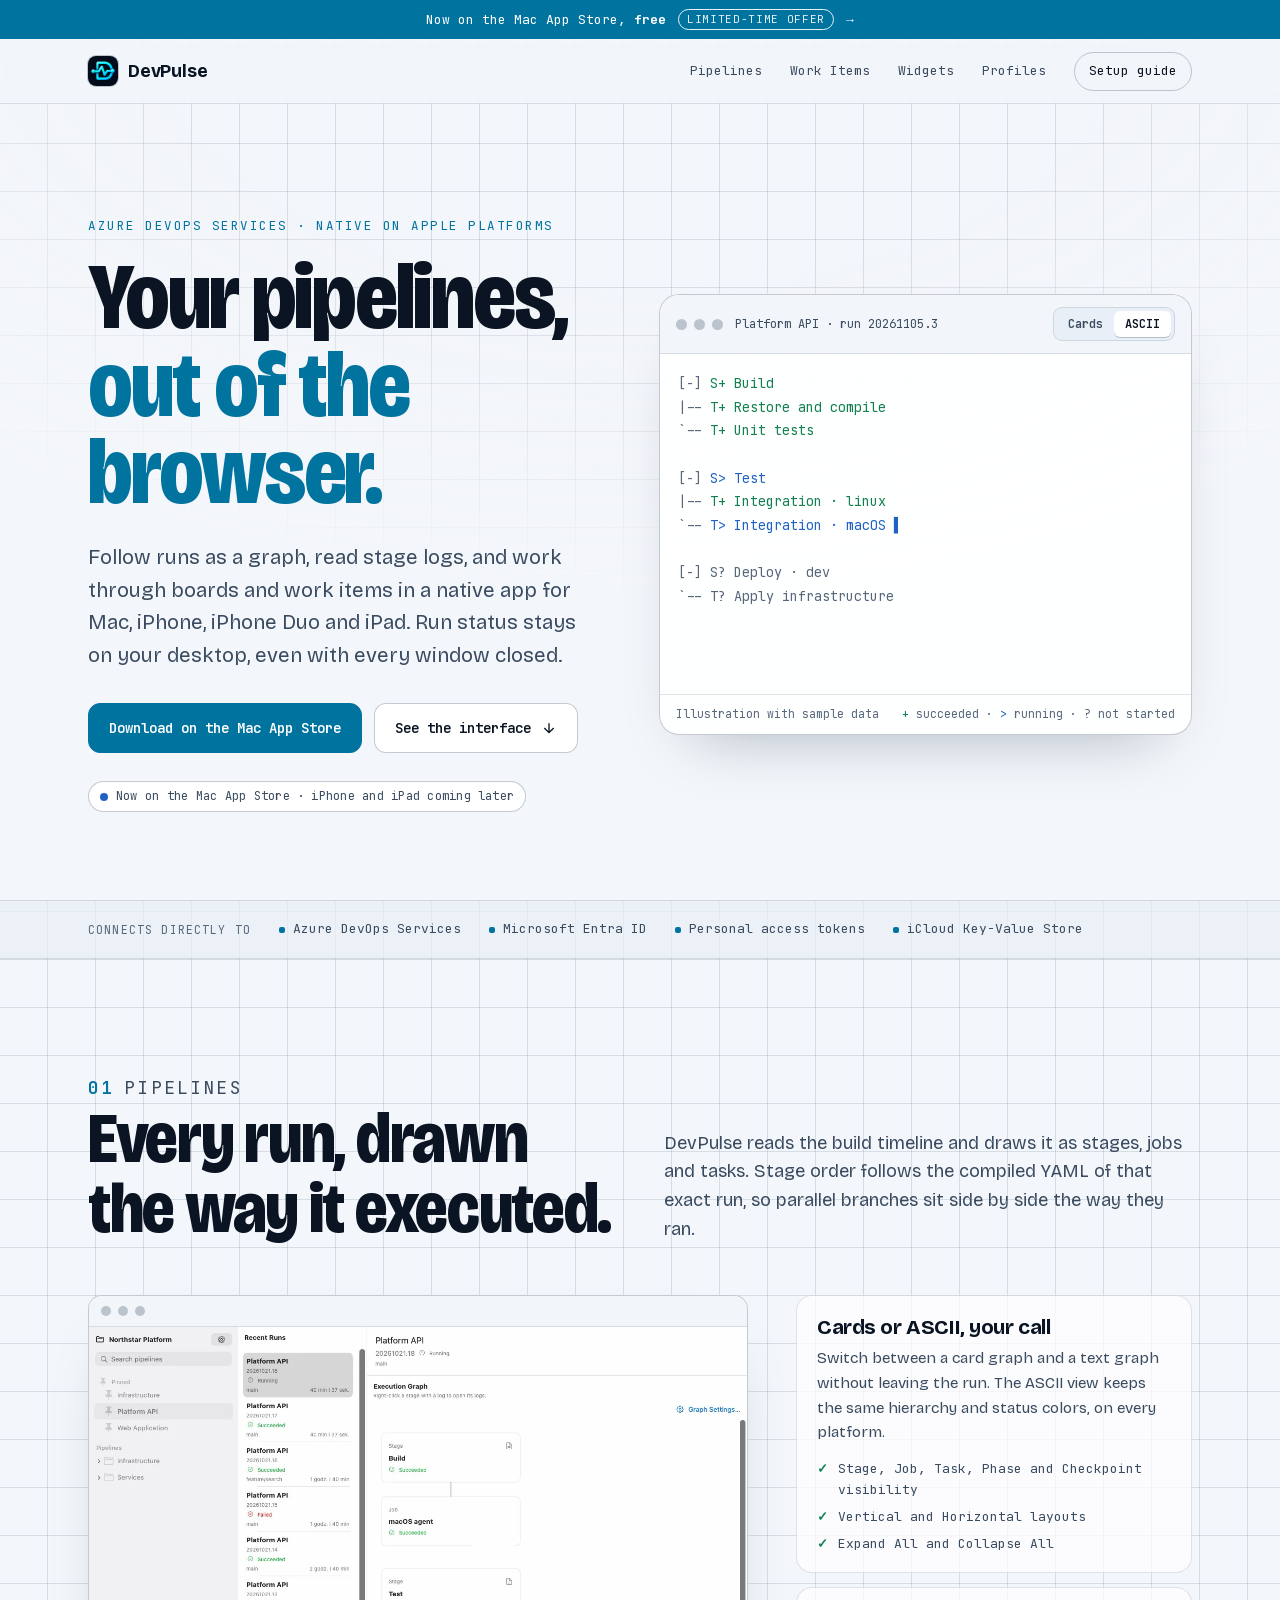
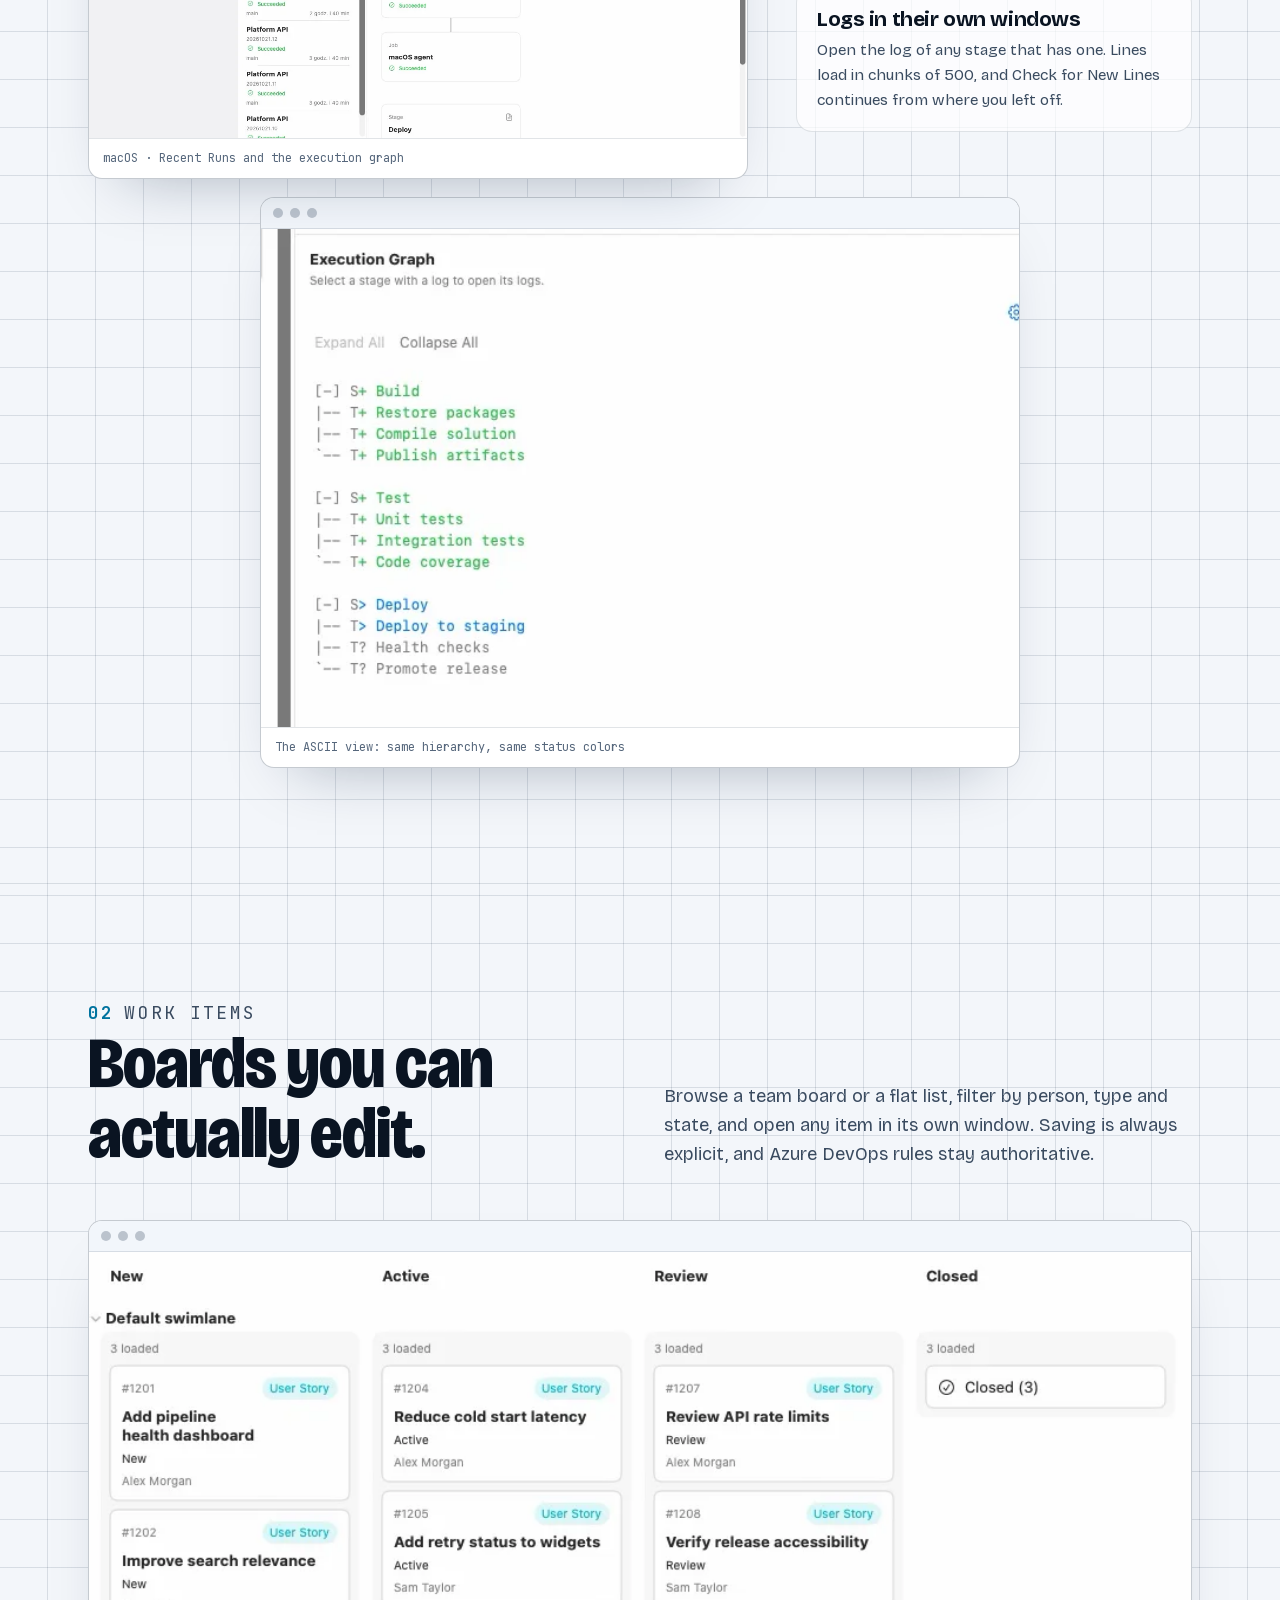
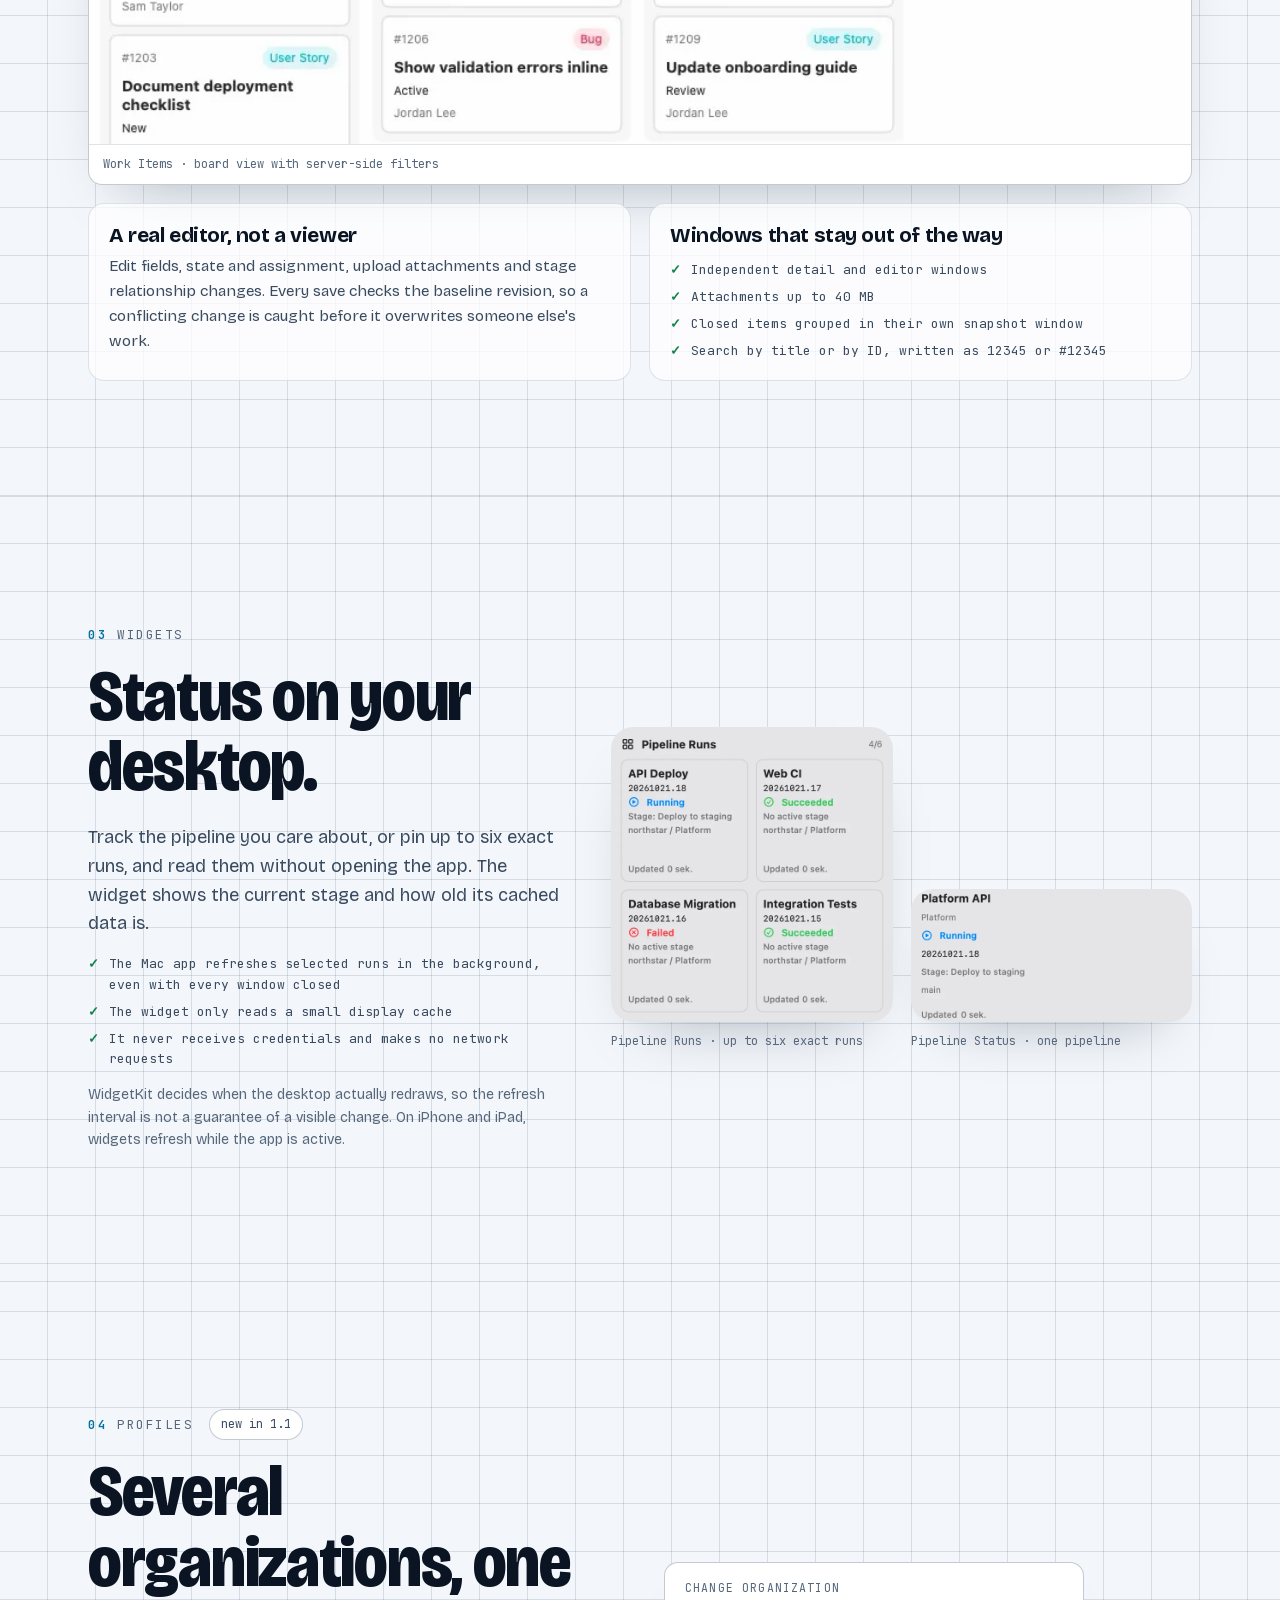
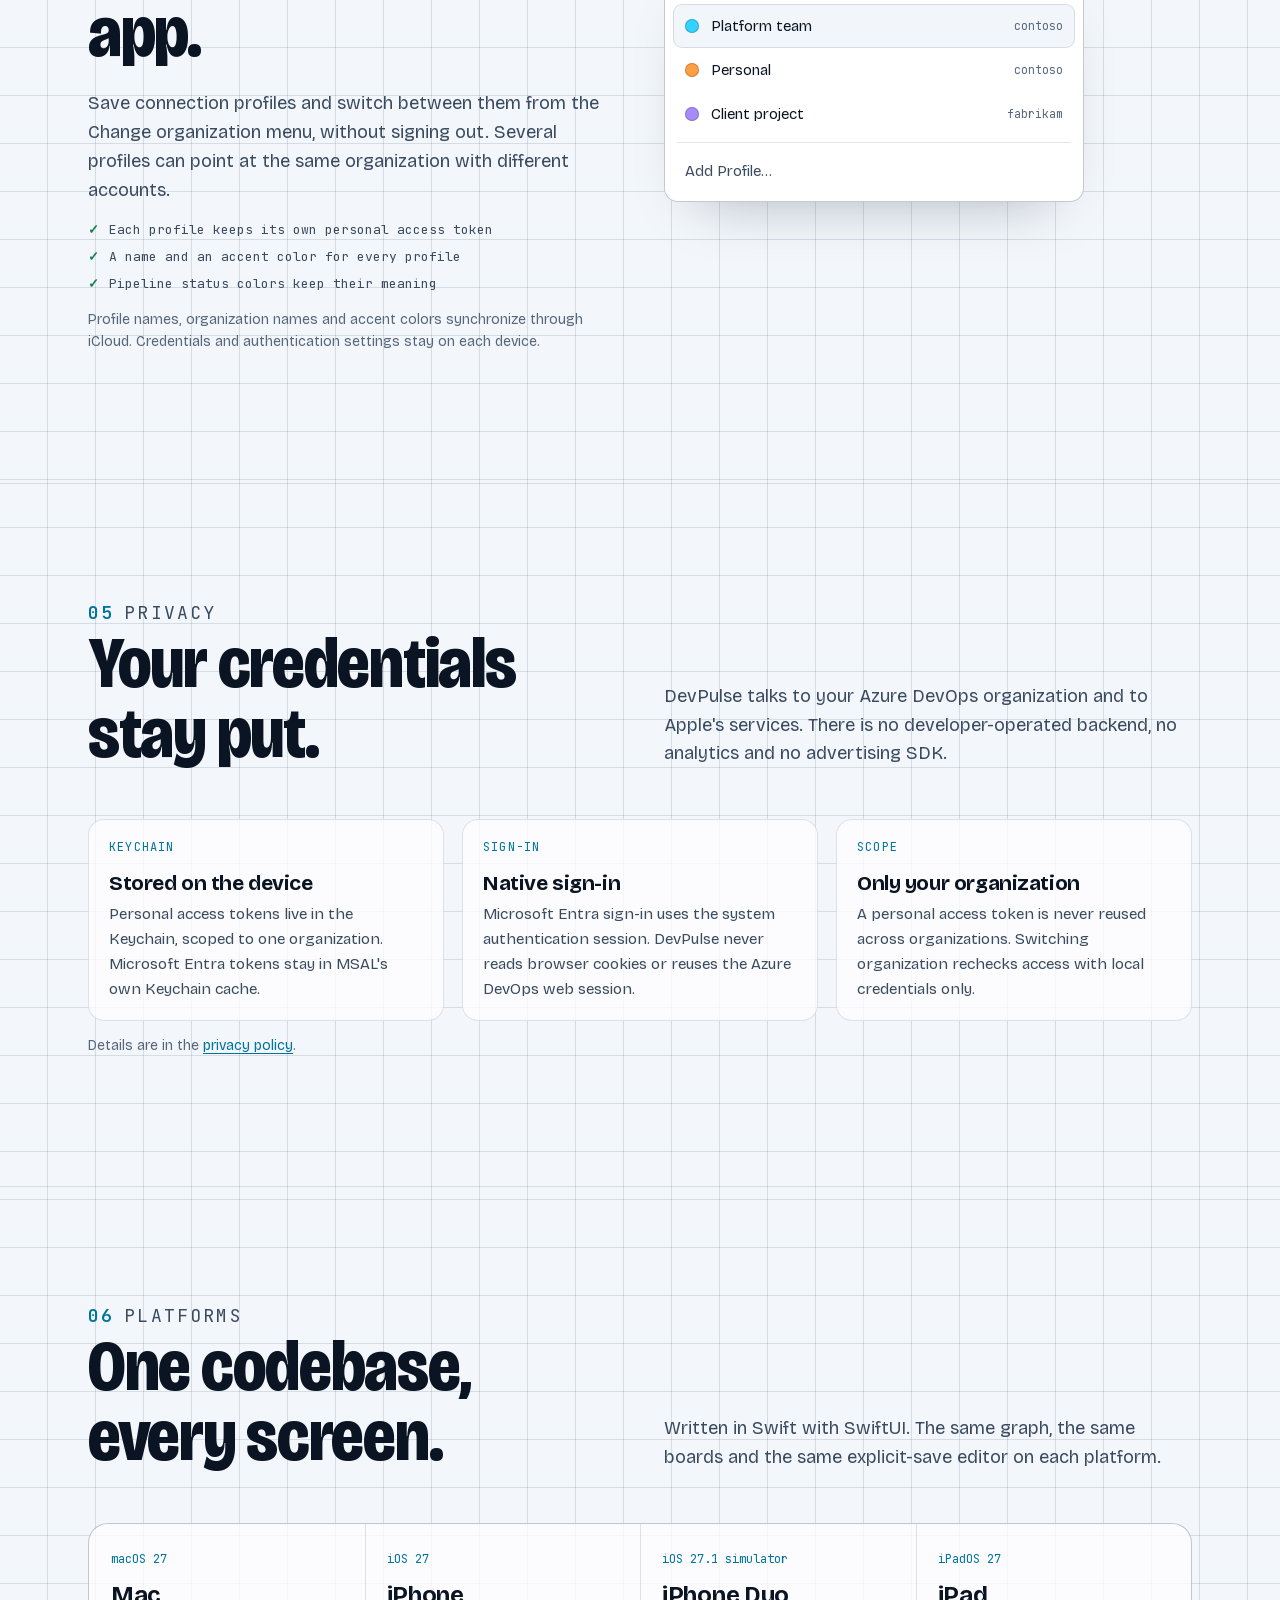
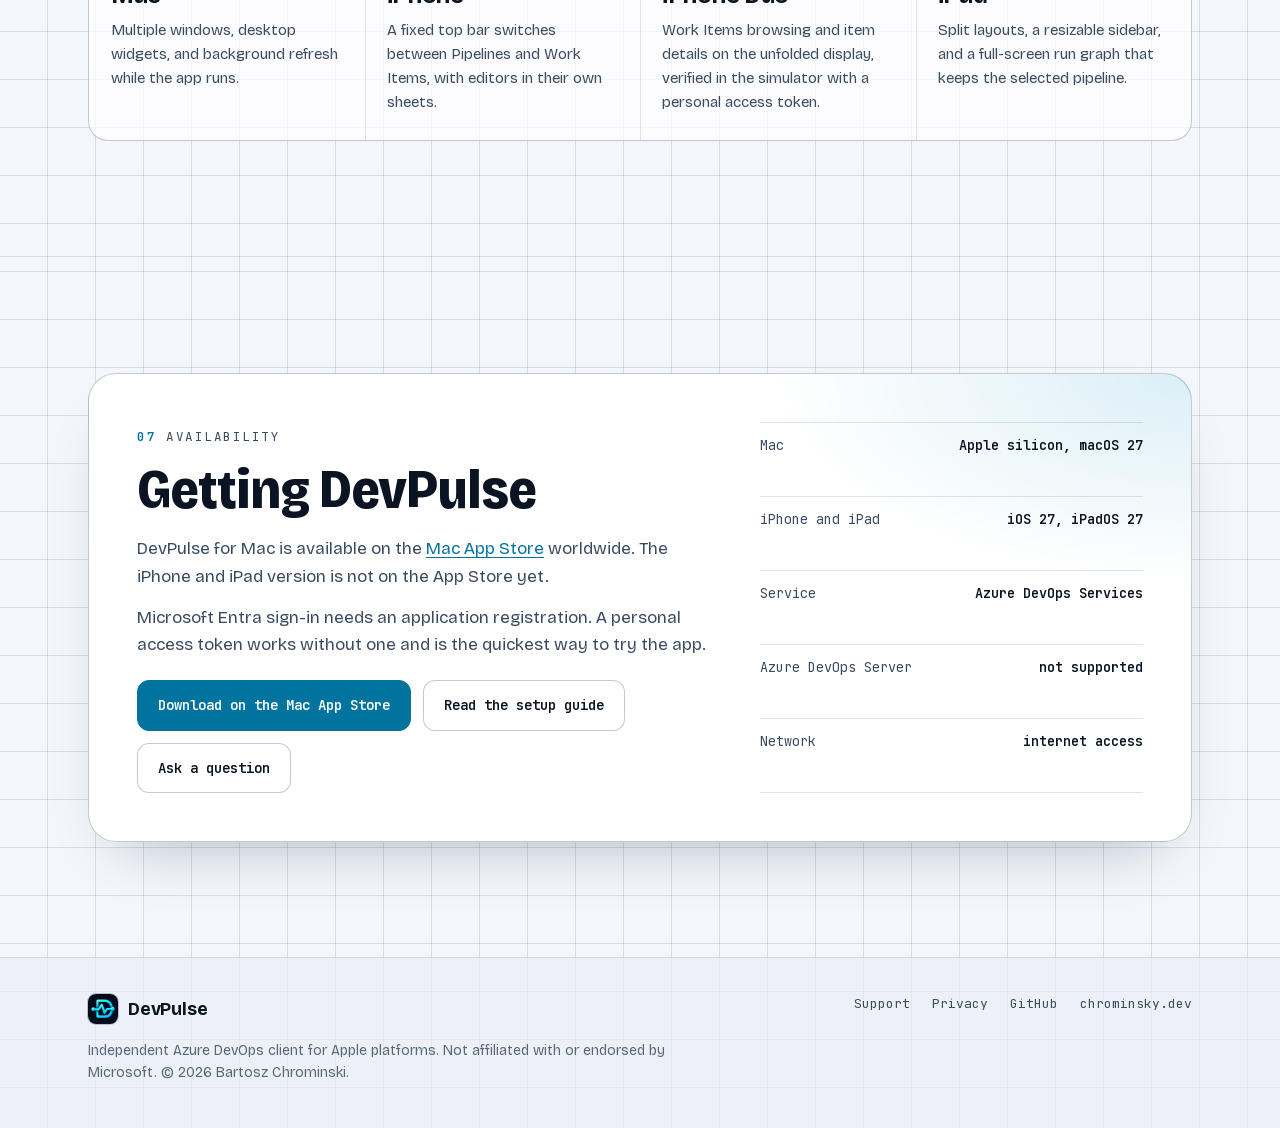
<file: index.html>
<!doctype html>
<html lang="en">
<head>
<meta charset="utf-8">
<meta name="viewport" content="width=device-width, initial-scale=1">
<meta name="color-scheme" content="dark light">
<meta name="theme-color" content="#070b12" media="(prefers-color-scheme: dark)">
<meta name="theme-color" content="#f3f6fa" media="(prefers-color-scheme: light)">
<title>DevPulse | Azure DevOps, native on Mac, iPhone and iPad</title>
<meta name="description" content="DevPulse is a native Azure DevOps Services client for Mac, iPhone and iPad: pipeline runs as a graph, stage logs, editable work items and desktop widgets.">
<link rel="canonical" href="https://devpulse.chrominsky.dev/">
<meta property="og:type" content="website">
<meta property="og:site_name" content="DevPulse">
<meta property="og:title" content="DevPulse | Azure DevOps, native on Mac, iPhone and iPad">
<meta property="og:description" content="Follow pipeline runs as a graph, read stage logs, edit work items and keep run status on your desktop. A native Azure DevOps client for Apple platforms.">
<meta property="og:url" content="https://devpulse.chrominsky.dev/">
<meta property="og:image" content="https://devpulse.chrominsky.dev/assets/og-image.png">
<meta property="og:image:width" content="1200">
<meta property="og:image:height" content="630">
<meta property="og:image:alt" content="DevPulse. Your pipelines, out of the browser.">
<meta name="twitter:card" content="summary_large_image">
<link rel="icon" type="image/png" sizes="32x32" href="assets/favicon-32.png">
<link rel="apple-touch-icon" href="assets/icon-180.png">
<link rel="preload" href="assets/fonts/bricolage-grotesque-latin.woff2" as="font" type="font/woff2" crossorigin>
<link rel="preload" href="assets/fonts/jetbrains-mono.woff2" as="font" type="font/woff2" crossorigin>
<link rel="stylesheet" href="assets/site.css">
<script src="assets/site.js" defer></script>
<script type="application/ld+json">
{
  "@context": "https://schema.org",
  "@type": "WebSite",
  "name": "DevPulse",
  "url": "https://devpulse.chrominsky.dev/",
  "description": "DevPulse is a native Azure DevOps Services client for Mac, iPhone and iPad: pipeline runs as a graph, stage logs, editable work items and desktop widgets.",
  "inLanguage": "en",
  "author": {
    "@type": "Person",
    "@id": "https://chrominsky.dev/#person",
    "name": "Bartosz Chrominski",
    "url": "https://chrominsky.dev/"
  }
}
</script>
</head>
<body>
<a class="skip" href="#main">Skip to content</a>
<a class="ribbon" href="https://apps.apple.com/app/id6825093469?mt=12" rel="noopener"><span class="ribbon-main">Now on the Mac App Store, <b>free</b></span><span class="ribbon-note">Limited-time offer</span><span class="ribbon-arrow" aria-hidden="true">→</span></a>

<header class="site-header">
  <div class="wrap header-inner">
    <a class="brand" href="./" aria-label="DevPulse home">
      <img src="assets/icon-180.png" alt="DevPulse app icon" width="30" height="30">
      <span>DevPulse</span>
    </a>
    <nav class="site-nav" aria-label="Main navigation">
      <a class="wide" href="#pipelines">Pipelines</a>
      <a class="wide" href="#work-items">Work Items</a>
      <a class="wide" href="#widgets">Widgets</a>
      <a class="wide" href="#profiles">Profiles</a>
      <a class="nav-cta" href="support.html">Setup guide</a>
    </nav>
  </div>
</header>

<main id="main">
  <section class="hero">
    <div class="wrap hero-grid">
      <div>
        <p class="eyebrow rise" style="--d:0">Azure DevOps Services · native on Apple platforms</p>
        <h1 class="rise" style="--d:1">Your pipelines, <em>out of the browser.</em></h1>
        <p class="lede rise" style="--d:2">Follow runs as a graph, read stage logs, and work through boards and work items in a native app for Mac, iPhone, iPhone Duo and iPad. Run status stays on your desktop, even with every window closed.</p>
        <div class="cta-row rise" style="--d:3">
          <a class="button primary" href="https://apps.apple.com/app/id6825093469?mt=12" rel="noopener">Download on the Mac App Store</a>
          <a class="button" href="#pipelines">See the interface
            <svg viewBox="0 0 24 24" fill="none" stroke="currentColor" stroke-width="2" aria-hidden="true"><path d="M12 5v14M5 12l7 7 7-7"/></svg></a>
        </div>
        <span class="status-pill rise" style="--d:4"><span class="dot live" aria-hidden="true"></span>Now on the Mac App Store · iPhone and iPad coming later</span>
      </div>

      <div class="console rise" style="--d:3" data-view="ascii">
        <div class="console-bar">
          <span class="lights" aria-hidden="true"><i></i><i></i><i></i></span>
          <span class="console-title">Platform API · run 20261105.3</span>
          <div class="seg" role="group" aria-label="Graph presentation">
            <button type="button" data-view="cards" aria-pressed="false">Cards</button>
            <button type="button" data-view="ascii" aria-pressed="true">ASCII</button>
          </div>
        </div>
        <div class="console-body">
          <pre class="ascii" aria-label="Illustration of a pipeline run in the ASCII view: Build succeeded, Test running, Deploy not started"><span class="line" style="--l:0"><span class="dim">[-]</span> <span class="ok">S+ Build</span></span><span class="line" style="--l:1"><span class="dim">|--</span> <span class="ok">T+ Restore and compile</span></span><span class="line" style="--l:2"><span class="dim">`--</span> <span class="ok">T+ Unit tests</span></span><span class="line" style="--l:3"> </span><span class="line" style="--l:4"><span class="dim">[-]</span> <span class="run">S&gt; Test</span></span><span class="line" style="--l:5"><span class="dim">|--</span> <span class="ok">T+ Integration · linux</span></span><span class="line" style="--l:6"><span class="dim">`--</span> <span class="run">T&gt; Integration · macOS</span> <span class="run blink">▍</span></span><span class="line" style="--l:7"> </span><span class="line" style="--l:8"><span class="dim">[-]</span> <span class="wait">S? Deploy · dev</span></span><span class="line" style="--l:9"><span class="dim">`--</span> <span class="wait">T? Apply infrastructure</span></span></pre>
          <div class="cards-graph" aria-label="Illustration of the same run in the Cards view">
            <div class="stage-col">
              <div class="stage-card ok"><b>Build</b><small><span class="dot ok"></span>succeeded</small></div>
              <div class="job-card">Restore and compile<small><span class="dot ok"></span>job</small></div>
              <div class="job-card">Unit tests<small><span class="dot ok"></span>job</small></div>
            </div>
            <div class="stage-col">
              <div class="stage-card run"><b>Test</b><small><span class="dot live"></span>running</small></div>
              <div class="job-card">Integration · linux<small><span class="dot ok"></span>job</small></div>
              <div class="job-card">Integration · macOS<small><span class="dot live"></span>job</small></div>
            </div>
            <div class="stage-col">
              <div class="stage-card"><b>Deploy · dev</b><small><span class="dot wait"></span>not started</small></div>
              <div class="job-card">Apply infrastructure<small><span class="dot wait"></span>job</small></div>
            </div>
          </div>
        </div>
        <div class="console-foot"><span>Illustration with sample data</span><span><span class="ok-t">+</span> succeeded · <span class="run-t">&gt;</span> running · ? not started</span></div>
      </div>
    </div>
  </section>

  <div class="strip">
    <div class="wrap">
      <strong>Connects directly to</strong>
      <span>Azure DevOps Services</span>
      <span>Microsoft Entra ID</span>
      <span>Personal access tokens</span>
      <span>iCloud Key-Value Store</span>
    </div>
  </div>

  <section class="section" id="pipelines" aria-labelledby="pipelines-h">
    <div class="wrap">
      <div class="section-head">
        <div>
          <p class="kicker"><b>01</b> Pipelines</p>
          <h2 id="pipelines-h">Every run, drawn the way it executed.</h2>
        </div>
        <p>DevPulse reads the build timeline and draws it as stages, jobs and tasks. Stage order follows the compiled YAML of that exact run, so parallel branches sit side by side the way they ran.</p>
      </div>
      <div class="split">
        <figure class="window">
          <div class="window-bar" aria-hidden="true"><i></i><i></i><i></i></div>
          <picture>
            <source srcset="assets/app-pipelines.webp" type="image/webp">
            <img src="assets/app-pipelines.jpg" alt="DevPulse on macOS: a pipeline sidebar, a list of recent runs and an execution graph with stage and job cards" width="1280" height="800" loading="lazy" decoding="async">
          </picture>
          <figcaption>macOS · Recent Runs and the execution graph</figcaption>
        </figure>
        <ul class="feature-list">
          <li class="feature">
            <h3>Cards or ASCII, your call</h3>
            <p>Switch between a card graph and a text graph without leaving the run. The ASCII view keeps the same hierarchy and status colors, on every platform.</p>
            <ul class="ticks">
              <li>Stage, Job, Task, Phase and Checkpoint visibility</li>
              <li>Vertical and Horizontal layouts</li>
              <li>Expand All and Collapse All</li>
            </ul>
          </li>
          <li class="feature">
            <h3>Logs in their own windows</h3>
            <p>Open the log of any stage that has one. Lines load in chunks of 500, and Check for New Lines continues from where you left off.</p>
          </li>
        </ul>
      </div>
      <figure class="window window-narrow">
        <div class="window-bar" aria-hidden="true"><i></i><i></i><i></i></div>
        <picture>
          <source srcset="assets/app-ascii.webp" type="image/webp">
          <img src="assets/app-ascii.jpg" alt="The ASCII execution graph in DevPulse, with status markers for succeeded, running, failed and not started" width="640" height="420" loading="lazy" decoding="async">
        </picture>
        <figcaption>The ASCII view: same hierarchy, same status colors</figcaption>
      </figure>
    </div>
  </section>

  <section class="section" id="work-items" aria-labelledby="work-items-h">
    <div class="wrap">
      <div class="section-head">
        <div>
          <p class="kicker"><b>02</b> Work Items</p>
          <h2 id="work-items-h">Boards you can actually edit.</h2>
        </div>
        <p>Browse a team board or a flat list, filter by person, type and state, and open any item in its own window. Saving is always explicit, and Azure DevOps rules stay authoritative.</p>
      </div>
      <figure class="window">
        <div class="window-bar" aria-hidden="true"><i></i><i></i><i></i></div>
        <picture>
          <source srcset="assets/app-work-items.webp" type="image/webp">
          <img src="assets/app-work-items.jpg" alt="The DevPulse work items board with columns of cards and filters for people, types and states" width="940" height="420" loading="lazy" decoding="async">
        </picture>
        <figcaption>Work Items · board view with server-side filters</figcaption>
      </figure>
      <div class="duo">
        <div class="feature">
          <h3>A real editor, not a viewer</h3>
          <p>Edit fields, state and assignment, upload attachments and stage relationship changes. Every save checks the baseline revision, so a conflicting change is caught before it overwrites someone else's work.</p>
        </div>
        <div class="feature">
          <h3>Windows that stay out of the way</h3>
          <ul class="ticks">
            <li>Independent detail and editor windows</li>
            <li>Attachments up to 40 MB</li>
            <li>Closed items grouped in their own snapshot window</li>
            <li>Search by title or by ID, written as 12345 or #12345</li>
          </ul>
        </div>
      </div>
    </div>
  </section>

  <section class="section" id="widgets" aria-labelledby="widgets-h">
    <div class="wrap widgets">
      <div>
        <p class="kicker"><b>03</b> Widgets</p>
        <h2 id="widgets-h" class="big-title">Status on your desktop.</h2>
        <p class="big-lede">Track the pipeline you care about, or pin up to six exact runs, and read them without opening the app. The widget shows the current stage and how old its cached data is.</p>
        <ul class="ticks">
          <li>The Mac app refreshes selected runs in the background, even with every window closed</li>
          <li>The widget only reads a small display cache</li>
          <li>It never receives credentials and makes no network requests</li>
        </ul>
        <p class="note">WidgetKit decides when the desktop actually redraws, so the refresh interval is not a guarantee of a visible change. On iPhone and iPad, widgets refresh while the app is active.</p>
      </div>
      <div class="widget-stack">
        <figure>
          <picture>
            <source srcset="assets/widget-runs.webp" type="image/webp">
            <img src="assets/widget-runs.jpg" alt="Pipeline Runs widget tracking four exact executions" width="658" height="690" loading="lazy" decoding="async">
          </picture>
          <figcaption>Pipeline Runs · up to six exact runs</figcaption>
        </figure>
        <figure>
          <picture>
            <source srcset="assets/widget-status.webp" type="image/webp">
            <img src="assets/widget-status.jpg" alt="Pipeline Status widget for a single pipeline" width="658" height="310" loading="lazy" decoding="async">
          </picture>
          <figcaption>Pipeline Status · one pipeline</figcaption>
        </figure>
      </div>
    </div>
  </section>

  <section class="section" id="profiles" aria-labelledby="profiles-h">
    <div class="wrap profiles">
      <div>
        <p class="kicker"><b>04</b> Profiles <span class="status-pill">new in 1.1</span></p>
        <h2 id="profiles-h" class="big-title">Several organizations, one app.</h2>
        <p class="big-lede">Save connection profiles and switch between them from the Change organization menu, without signing out. Several profiles can point at the same organization with different accounts.</p>
        <ul class="ticks">
          <li>Each profile keeps its own personal access token</li>
          <li>A name and an accent color for every profile</li>
          <li>Pipeline status colors keep their meaning</li>
        </ul>
        <p class="note">Profile names, organization names and accent colors synchronize through iCloud. Credentials and authentication settings stay on each device.</p>
      </div>
      <div class="menu-mock" role="img" aria-label="Illustration of the Change organization menu with three saved profiles and an Add Profile item">
        <div class="label">Change organization</div>
        <div class="menu-item active"><span class="swatch" style="background:#34d3ff"></span>Platform team<small>contoso</small></div>
        <div class="menu-item"><span class="swatch" style="background:#ff9f43"></span>Personal<small>contoso</small></div>
        <div class="menu-item"><span class="swatch" style="background:#a78bfa"></span>Client project<small>fabrikam</small></div>
        <div class="menu-sep"></div>
        <div class="menu-item add">Add Profile…</div>
      </div>
    </div>
  </section>

  <section class="section" id="trust" aria-labelledby="trust-h">
    <div class="wrap">
      <div class="section-head">
        <div>
          <p class="kicker"><b>05</b> Privacy</p>
          <h2 id="trust-h">Your credentials stay put.</h2>
        </div>
        <p>DevPulse talks to your Azure DevOps organization and to Apple's services. There is no developer-operated backend, no analytics and no advertising SDK.</p>
      </div>
      <div class="trust">
        <div class="feature" data-n="KEYCHAIN">
          <h3>Stored on the device</h3>
          <p>Personal access tokens live in the Keychain, scoped to one organization. Microsoft Entra tokens stay in MSAL's own Keychain cache.</p>
        </div>
        <div class="feature" data-n="SIGN-IN">
          <h3>Native sign-in</h3>
          <p>Microsoft Entra sign-in uses the system authentication session. DevPulse never reads browser cookies or reuses the Azure DevOps web session.</p>
        </div>
        <div class="feature" data-n="SCOPE">
          <h3>Only your organization</h3>
          <p>A personal access token is never reused across organizations. Switching organization rechecks access with local credentials only.</p>
        </div>
      </div>
      <p class="note">Details are in the <a href="privacy.html">privacy policy</a>.</p>
    </div>
  </section>

  <section class="section" id="platforms" aria-labelledby="platforms-h">
    <div class="wrap">
      <div class="section-head">
        <div>
          <p class="kicker"><b>06</b> Platforms</p>
          <h2 id="platforms-h">One codebase, every screen.</h2>
        </div>
        <p>Written in Swift with SwiftUI. The same graph, the same boards and the same explicit-save editor on each platform.</p>
      </div>
      <div class="platforms">
        <div class="platform"><span class="os">macOS 27</span><h3>Mac</h3><p>Multiple windows, desktop widgets, and background refresh while the app runs.</p></div>
        <div class="platform"><span class="os">iOS 27</span><h3>iPhone</h3><p>A fixed top bar switches between Pipelines and Work Items, with editors in their own sheets.</p></div>
        <div class="platform"><span class="os">iOS 27.1 simulator</span><h3>iPhone Duo</h3><p>Work Items browsing and item details on the unfolded display, verified in the simulator with a personal access token.</p></div>
        <div class="platform"><span class="os">iPadOS 27</span><h3>iPad</h3><p>Split layouts, a resizable sidebar, and a full-screen run graph that keeps the selected pipeline.</p></div>
      </div>
    </div>
  </section>

  <section class="section" id="get" aria-labelledby="get-h">
    <div class="wrap">
      <div class="availability">
        <div>
          <p class="kicker"><b>07</b> Availability</p>
          <h2 id="get-h">Getting DevPulse</h2>
          <p>DevPulse for Mac is available on the <a href="https://apps.apple.com/app/id6825093469?mt=12" rel="noopener">Mac App Store</a> worldwide. The iPhone and iPad version is not on the App Store yet.</p>
          <p>Microsoft Entra sign-in needs an application registration. A personal access token works without one and is the quickest way to try the app.</p>
          <div class="cta-row spaced">
            <a class="button primary" href="https://apps.apple.com/app/id6825093469?mt=12" rel="noopener">Download on the Mac App Store</a>
            <a class="button" href="support.html">Read the setup guide</a>
            <a class="button" href="https://github.com/Chrominskyy/devpulse-site/issues/new/choose">Ask a question</a>
          </div>
        </div>
        <ul class="req" aria-label="Requirements">
          <li>Mac <b>Apple silicon, macOS 27</b></li>
          <li>iPhone and iPad <b>iOS 27, iPadOS 27</b></li>
          <li>Service <b>Azure DevOps Services</b></li>
          <li>Azure DevOps Server <b>not supported</b></li>
          <li>Network <b>internet access</b></li>
        </ul>
      </div>
    </div>
  </section>
</main>

<footer class="site-footer">
  <div class="wrap footer-inner">
    <div>
      <a class="brand" href="./"><img src="assets/icon-180.png" alt="DevPulse app icon" width="30" height="30"><span>DevPulse</span></a>
      <p>Independent Azure DevOps client for Apple platforms. Not affiliated with or endorsed by Microsoft. © 2026 Bartosz Chrominski.</p>
    </div>
    <nav class="footer-links" aria-label="Footer">
      <a href="support.html">Support</a>
      <a href="privacy.html">Privacy</a>
      <a href="https://github.com/Chrominskyy/devpulse-site">GitHub</a>
      <a href="https://chrominsky.dev">chrominsky.dev</a>
    </nav>
  </div>
</footer>
</body>
</html>
</file>
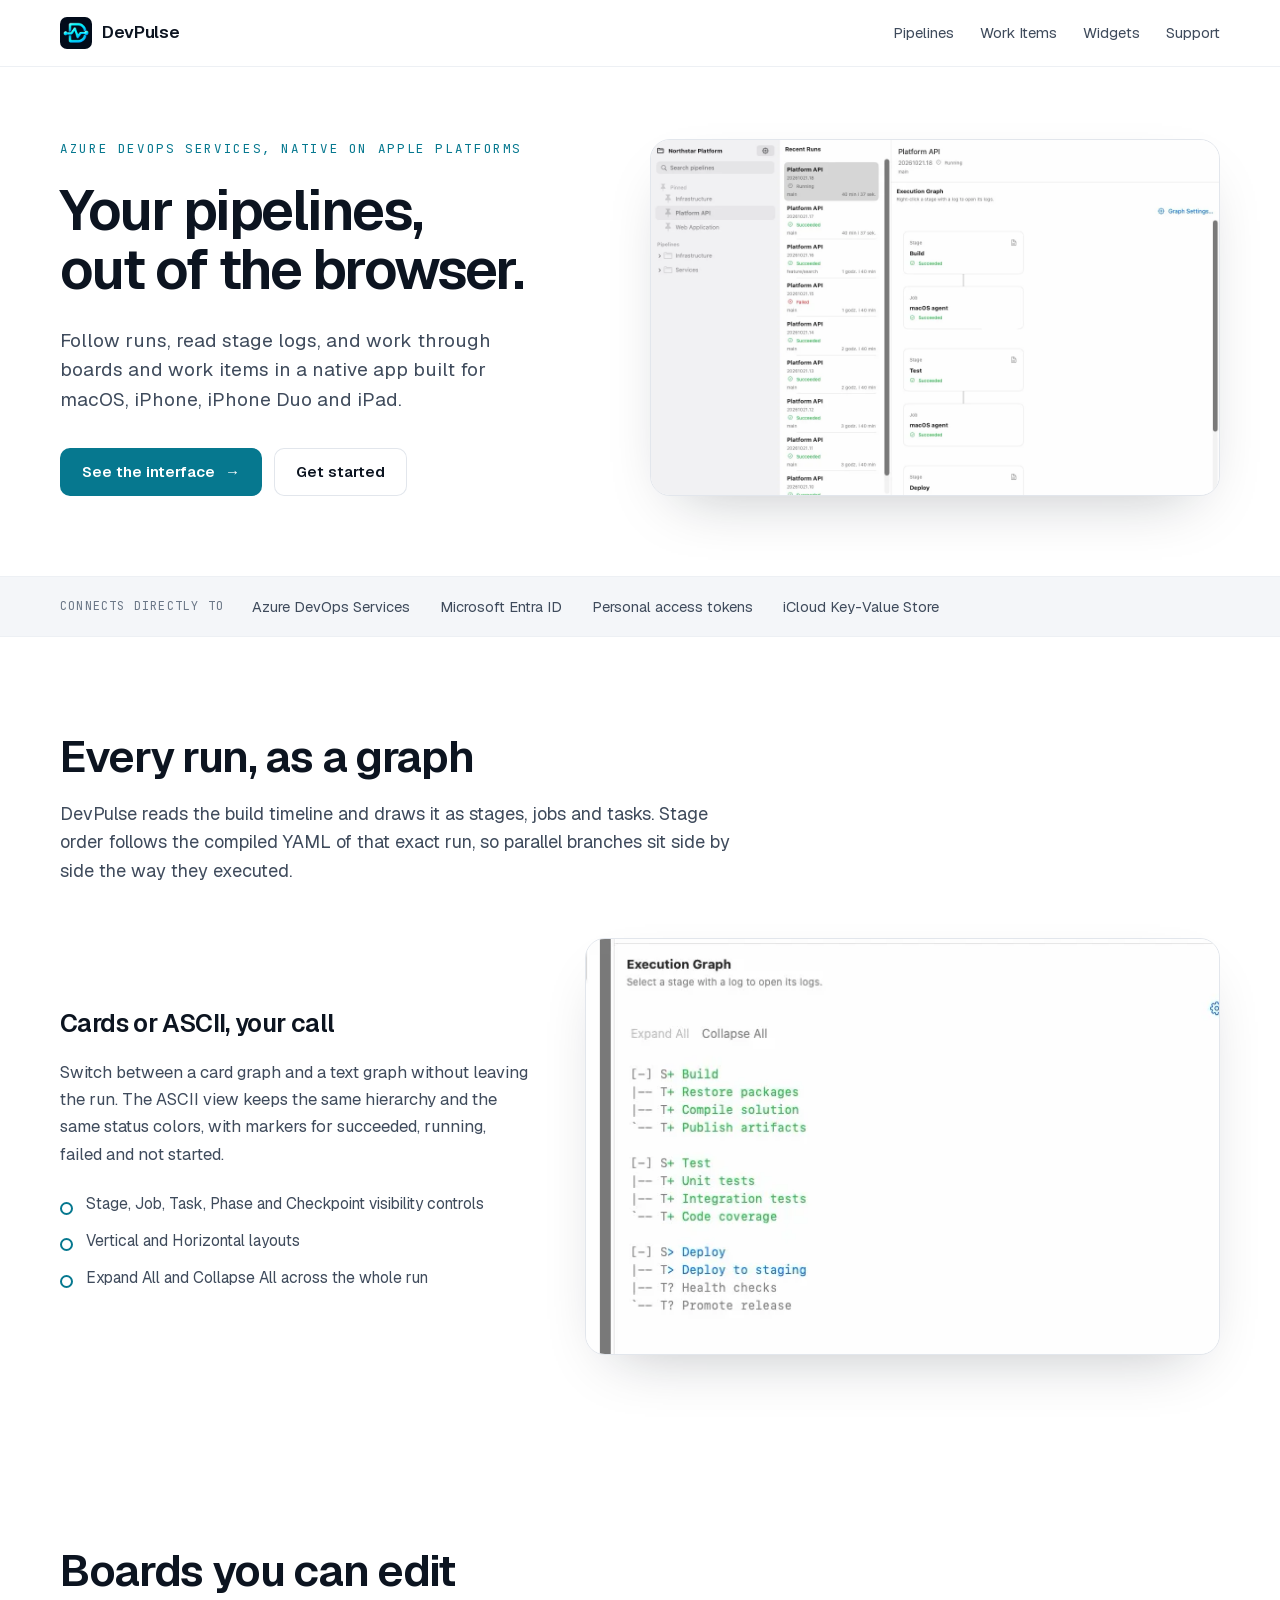
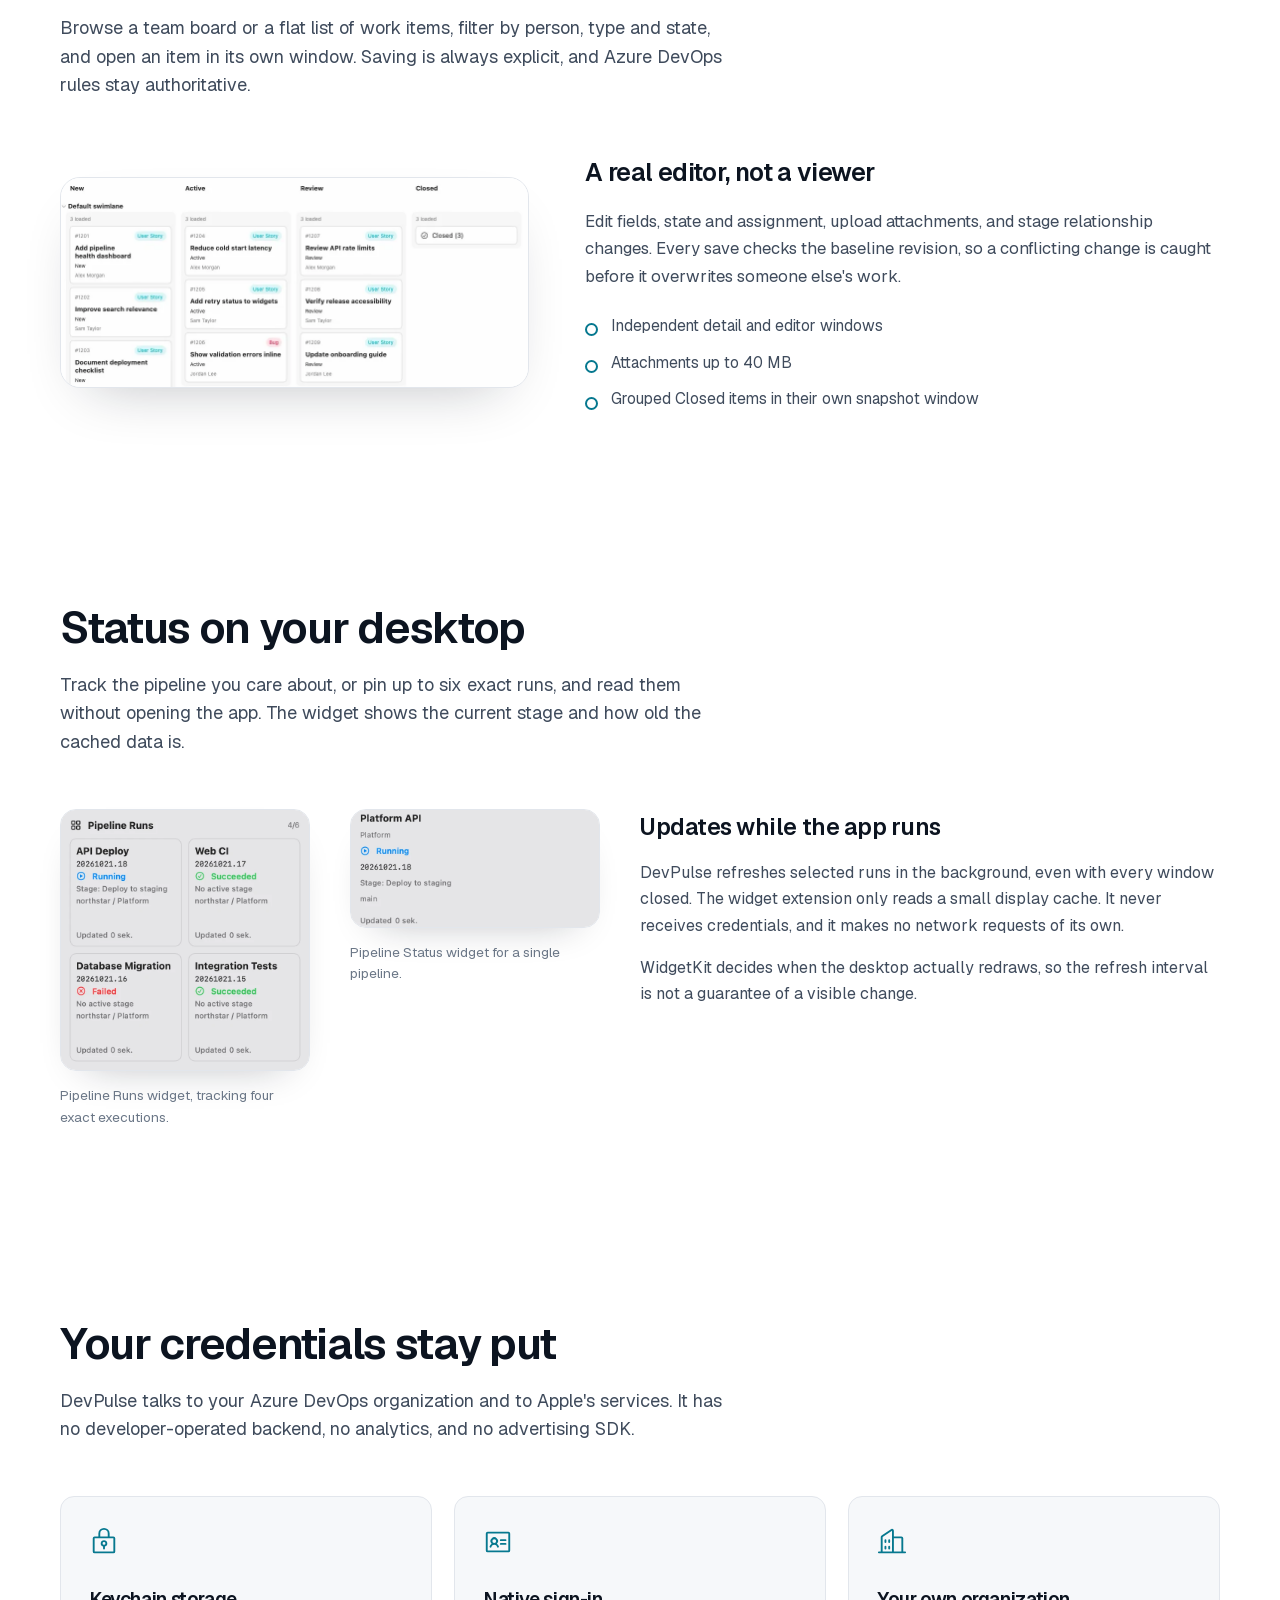
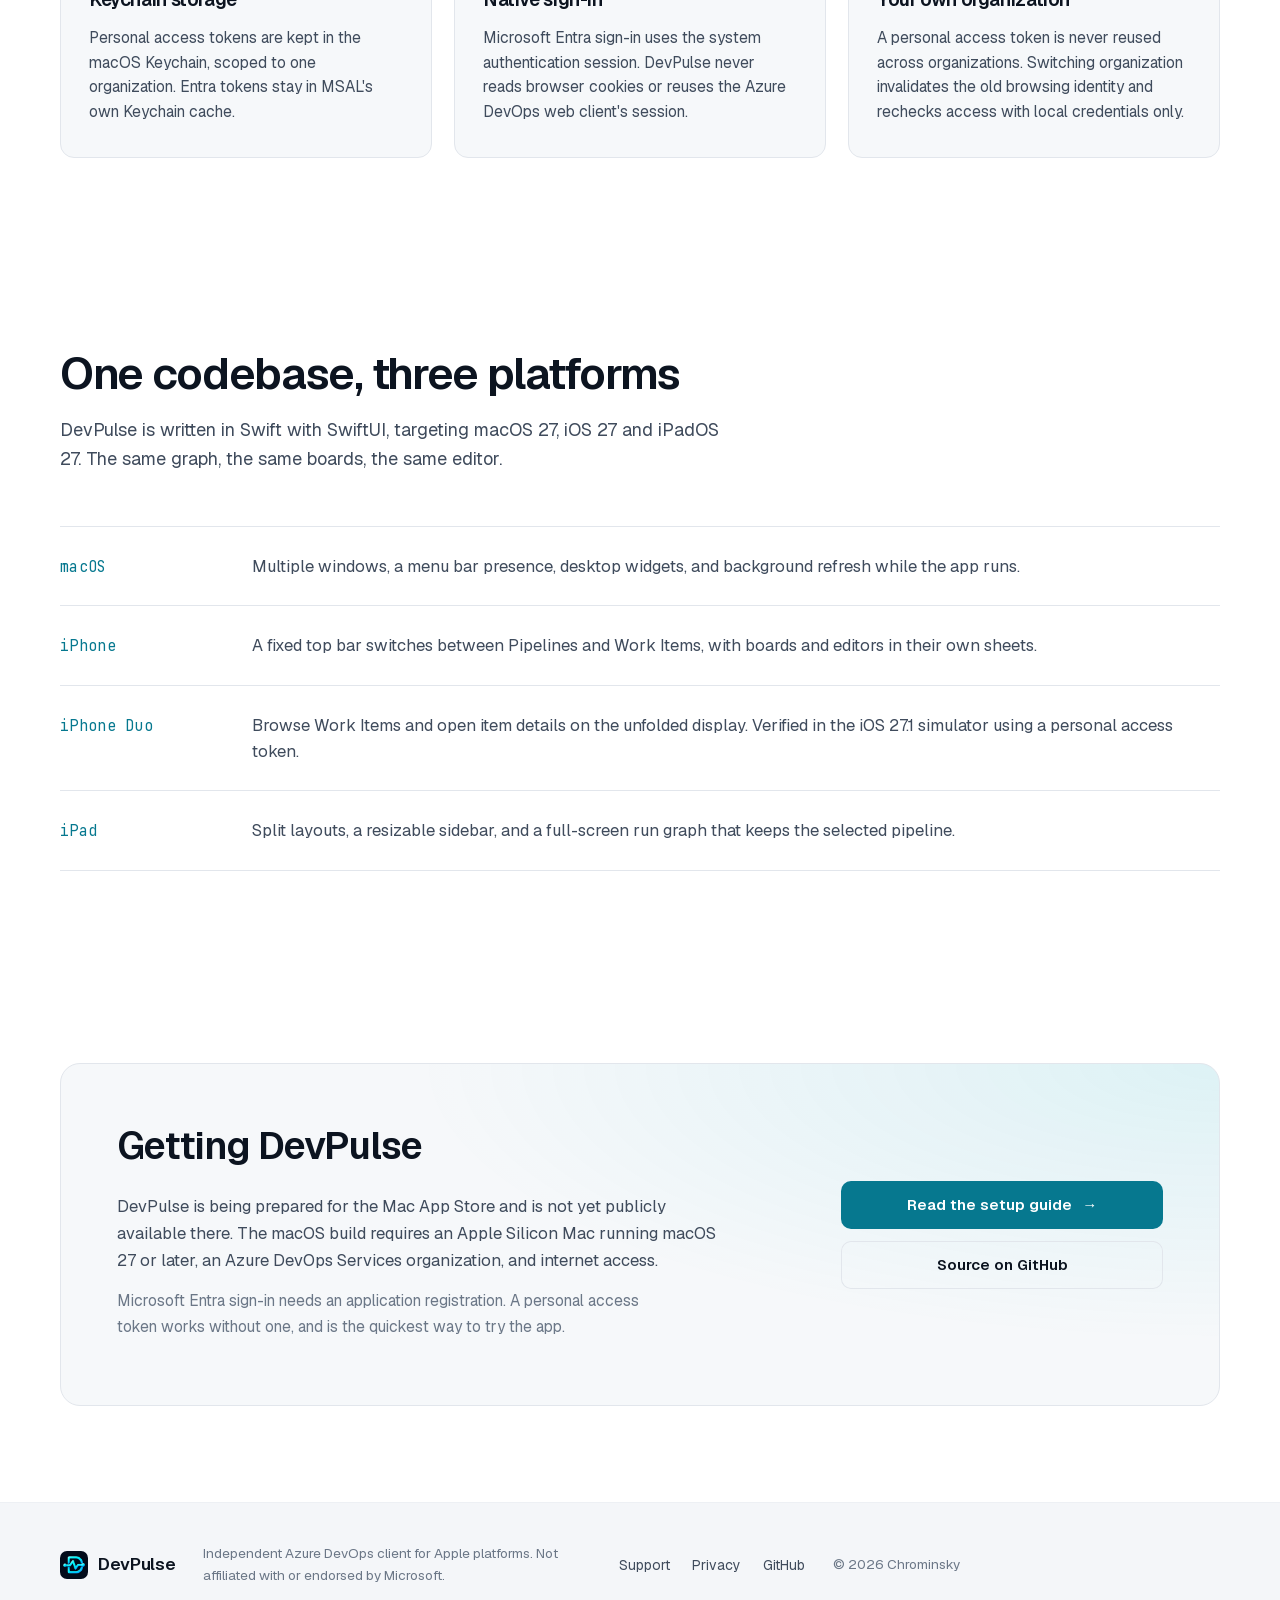
<file: _old/index.html>
<!doctype html>
<html lang="en">
<head>
<meta charset="utf-8">
<meta name="robots" content="noindex">
<meta name="viewport" content="width=device-width,initial-scale=1">
<meta name="color-scheme" content="light">
<title>DevPulse | Azure DevOps for your Mac</title>
<meta name="description" content="DevPulse is a native Azure DevOps client for macOS, iOS and iPadOS. Follow pipeline runs, read stage logs, and work with boards and work items.">
<link rel="canonical" href="https://devpulse.chrominsky.dev/_old/">
<meta property="og:type" content="website">
<meta property="og:title" content="DevPulse | Azure DevOps for your Mac">
<meta property="og:description" content="A native Azure DevOps client for macOS, iOS and iPadOS. Follow pipeline runs, read stage logs, and work with boards and work items.">
<meta property="og:url" content="https://devpulse.chrominsky.dev/">
<meta property="og:image" content="https://devpulse.chrominsky.dev/assets/app-pipelines.jpg">
<meta name="twitter:card" content="summary_large_image">
<link rel="icon" type="image/png" href="assets/icon-180.png">
<link rel="apple-touch-icon" href="assets/icon-180.png">
<link rel="preload" href="assets/fonts/geist.woff2" as="font" type="font/woff2" crossorigin>
<link rel="preload" href="assets/fonts/jetbrains-mono.woff2" as="font" type="font/woff2" crossorigin>
<link rel="stylesheet" href="assets/style.css">
<script src="assets/site.js" defer></script>
</head>
<body>
<a class="skip" href="#main">Skip to content</a>

<header class="site-header">
  <div class="wrap header-inner">
    <a class="brand" href="./">
      <img src="assets/icon-180.png" alt="" width="32" height="32">
      <span>DevPulse</span>
    </a>
    <nav aria-label="Main navigation">
      <a href="#pipelines">Pipelines</a>
      <a href="#work-items">Work Items</a>
      <a href="#widgets">Widgets</a>
      <a href="support.html">Support</a>
    </nav>
  </div>
</header>

<main id="main">

  <section class="hero wrap">
    <div class="hero-copy">
      <p class="kicker">Azure DevOps Services, native on Apple platforms</p>
      <h1>Your pipelines,<br>out of the browser.</h1>
      <p class="lede">Follow runs, read stage logs, and work through boards and work items in a native app built for macOS, iPhone, iPhone Duo and iPad.</p>
      <div class="hero-actions">
        <a class="button" href="#pipelines">See the interface <span aria-hidden="true">→</span></a>
        <a class="button ghost" href="support.html">Get started</a>
      </div>
    </div>
    <div class="hero-shot">
      <picture>
        <source srcset="assets/app-pipelines.webp" type="image/webp">
        <img src="assets/app-pipelines.jpg" width="1280" height="800" alt="DevPulse showing the Pipelines module: a folder sidebar, a list of recent runs, and an execution graph of the selected run." fetchpriority="high" decoding="async">
      </picture>
    </div>
  </section>

  <section class="signal" aria-label="What DevPulse connects to">
    <div class="wrap signal-inner">
      <p class="signal-label">Connects directly to</p>
      <ul class="signal-list">
        <li>Azure DevOps Services</li>
        <li>Microsoft Entra ID</li>
        <li>Personal access tokens</li>
        <li>iCloud Key-Value Store</li>
      </ul>
    </div>
  </section>

  <section class="section wrap reveal" id="pipelines" aria-labelledby="pipelines-title">
    <div class="section-head">
      <h2 id="pipelines-title">Every run, as a graph</h2>
      <p>DevPulse reads the build timeline and draws it as stages, jobs and tasks. Stage order follows the compiled YAML of that exact run, so parallel branches sit side by side the way they executed.</p>
    </div>

    <div class="panel">
      <div class="panel-copy">
        <h3>Cards or ASCII, your call</h3>
        <p>Switch between a card graph and a text graph without leaving the run. The ASCII view keeps the same hierarchy and the same status colors, with markers for succeeded, running, failed and not started.</p>
        <ul class="ticks">
          <li>Stage, Job, Task, Phase and Checkpoint visibility controls</li>
          <li>Vertical and Horizontal layouts</li>
          <li>Expand All and Collapse All across the whole run</li>
        </ul>
      </div>
      <figure class="panel-figure">
        <picture>
          <source srcset="assets/app-ascii.webp" type="image/webp">
          <img src="assets/app-ascii.jpg" width="640" height="420" alt="The ASCII execution graph of a DevPulse run, listing Build, Test and Deploy stages with their tasks and status markers." loading="lazy" decoding="async">
        </picture>
      </figure>
    </div>
  </section>

  <section class="section wrap reveal" id="work-items" aria-labelledby="work-items-title">
    <div class="section-head">
      <h2 id="work-items-title">Boards you can edit</h2>
      <p>Browse a team board or a flat list of work items, filter by person, type and state, and open an item in its own window. Saving is always explicit, and Azure DevOps rules stay authoritative.</p>
    </div>

    <div class="panel reverse">
      <div class="panel-copy">
        <h3>A real editor, not a viewer</h3>
        <p>Edit fields, state and assignment, upload attachments, and stage relationship changes. Every save checks the baseline revision, so a conflicting change is caught before it overwrites someone else's work.</p>
        <ul class="ticks">
          <li>Independent detail and editor windows</li>
          <li>Attachments up to 40 MB</li>
          <li>Grouped Closed items in their own snapshot window</li>
        </ul>
      </div>
      <figure class="panel-figure">
        <picture>
          <source srcset="assets/app-work-items.webp" type="image/webp">
          <img src="assets/app-work-items.jpg" width="940" height="420" alt="The Work Items board in DevPulse, with New, Active, Review and Closed columns holding work item cards." loading="lazy" decoding="async">
        </picture>
      </figure>
    </div>
  </section>

  <section class="section wrap reveal" id="widgets" aria-labelledby="widgets-title">
    <div class="section-head">
      <h2 id="widgets-title">Status on your desktop</h2>
      <p>Track the pipeline you care about, or pin up to six exact runs, and read them without opening the app. The widget shows the current stage and how old the cached data is.</p>
    </div>

    <div class="widget-row">
      <figure class="widget-figure">
        <picture>
          <source srcset="assets/widget-runs.webp" type="image/webp">
          <img src="assets/widget-runs.jpg" width="658" height="690" alt="The DevPulse Pipeline Runs desktop widget showing four tracked runs with their status, current stage and last update time." loading="lazy" decoding="async">
        </picture>
        <figcaption>Pipeline Runs widget, tracking four exact executions.</figcaption>
      </figure>
      <figure class="widget-figure">
        <picture>
          <source srcset="assets/widget-status.webp" type="image/webp">
          <img src="assets/widget-status.jpg" width="658" height="310" alt="The DevPulse Pipeline Status desktop widget showing the latest run of a selected pipeline." loading="lazy" decoding="async">
        </picture>
        <figcaption>Pipeline Status widget for a single pipeline.</figcaption>
      </figure>
      <div class="widget-notes">
        <h3>Updates while the app runs</h3>
        <p>DevPulse refreshes selected runs in the background, even with every window closed. The widget extension only reads a small display cache. It never receives credentials, and it makes no network requests of its own.</p>
        <p>WidgetKit decides when the desktop actually redraws, so the refresh interval is not a guarantee of a visible change.</p>
      </div>
    </div>
  </section>

  <section class="section wrap reveal" id="security" aria-labelledby="security-title">
    <div class="section-head">
      <h2 id="security-title">Your credentials stay put</h2>
      <p>DevPulse talks to your Azure DevOps organization and to Apple's services. It has no developer-operated backend, no analytics, and no advertising SDK.</p>
    </div>

    <div class="grid-3">
      <article class="tile">
        <svg class="tile-icon" viewBox="0 0 256 256" aria-hidden="true" fill="currentColor"><path d="M128,112a28,28,0,0,0-8,54.83V184a8,8,0,0,0,16,0V166.83A28,28,0,0,0,128,112Zm0,40a12,12,0,1,1,12-12A12,12,0,0,1,128,152Zm80-72H176V56a48,48,0,0,0-96,0V80H48A16,16,0,0,0,32,96V208a16,16,0,0,0,16,16H208a16,16,0,0,0,16-16V96A16,16,0,0,0,208,80ZM96,56a32,32,0,0,1,64,0V80H96ZM208,208H48V96H208V208Z"/></svg>
        <h3>Keychain storage</h3>
        <p>Personal access tokens are kept in the macOS Keychain, scoped to one organization. Entra tokens stay in MSAL's own Keychain cache.</p>
      </article>
      <article class="tile">
        <svg class="tile-icon" viewBox="0 0 256 256" aria-hidden="true" fill="currentColor"><path d="M200,112a8,8,0,0,1-8,8H152a8,8,0,0,1,0-16h40A8,8,0,0,1,200,112Zm-8,24H152a8,8,0,0,0,0,16h40a8,8,0,0,0,0-16Zm40-80V200a16,16,0,0,1-16,16H40a16,16,0,0,1-16-16V56A16,16,0,0,1,40,40H216A16,16,0,0,1,232,56ZM216,200V56H40V200H216Zm-80.26-34a8,8,0,1,1-15.5,4c-2.63-10.26-13.06-18-24.25-18s-21.61,7.74-24.25,18a8,8,0,1,1-15.5-4,39.84,39.84,0,0,1,17.19-23.34,32,32,0,1,1,45.12,0A39.76,39.76,0,0,1,135.75,166ZM96,136a16,16,0,1,0-16-16A16,16,0,0,0,96,136Z"/></svg>
        <h3>Native sign-in</h3>
        <p>Microsoft Entra sign-in uses the system authentication session. DevPulse never reads browser cookies or reuses the Azure DevOps web client's session.</p>
      </article>
      <article class="tile">
        <svg class="tile-icon" viewBox="0 0 256 256" aria-hidden="true" fill="currentColor"><path d="M240,208H224V96a16,16,0,0,0-16-16H144V32a16,16,0,0,0-24.88-13.32L39.12,72A16,16,0,0,0,32,85.34V208H16a8,8,0,0,0,0,16H240a8,8,0,0,0,0-16ZM208,96V208H144V96ZM48,85.34,128,32V208H48ZM112,112v16a8,8,0,0,1-16,0V112a8,8,0,1,1,16,0Zm-32,0v16a8,8,0,0,1-16,0V112a8,8,0,1,1,16,0Zm0,56v16a8,8,0,0,1-16,0V168a8,8,0,1,1,16,0Zm32,0v16a8,8,0,0,1-16,0V168a8,8,0,1,1,16,0Z"/></svg>
        <h3>Your own organization</h3>
        <p>A personal access token is never reused across organizations. Switching organization invalidates the old browsing identity and rechecks access with local credentials only.</p>
      </article>
    </div>
  </section>

  <section class="section wrap reveal" id="platforms" aria-labelledby="platforms-title">
    <div class="section-head">
      <h2 id="platforms-title">One codebase, three platforms</h2>
      <p>DevPulse is written in Swift with SwiftUI, targeting macOS 27, iOS 27 and iPadOS 27. The same graph, the same boards, the same editor.</p>
    </div>

    <ul class="platform-list">
      <li>
        <span class="platform-name">macOS</span>
        <span class="platform-detail">Multiple windows, a menu bar presence, desktop widgets, and background refresh while the app runs.</span>
      </li>
      <li>
        <span class="platform-name">iPhone</span>
        <span class="platform-detail">A fixed top bar switches between Pipelines and Work Items, with boards and editors in their own sheets.</span>
      </li>
      <li>
        <span class="platform-name">iPhone Duo</span>
        <span class="platform-detail">Browse Work Items and open item details on the unfolded display. Verified in the iOS 27.1 simulator using a personal access token.</span>
      </li>
      <li>
        <span class="platform-name">iPad</span>
        <span class="platform-detail">Split layouts, a resizable sidebar, and a full-screen run graph that keeps the selected pipeline.</span>
      </li>
    </ul>
  </section>

  <section class="section wrap reveal" id="availability" aria-labelledby="availability-title">
    <div class="availability">
      <div>
        <h2 id="availability-title">Getting DevPulse</h2>
        <p>DevPulse is being prepared for the Mac App Store and is not yet publicly available there. The macOS build requires an Apple Silicon Mac running macOS 27 or later, an Azure DevOps Services organization, and internet access.</p>
        <p class="availability-note">Microsoft Entra sign-in needs an application registration. A personal access token works without one, and is the quickest way to try the app.</p>
      </div>
      <div class="availability-actions">
        <a class="button" href="support.html">Read the setup guide <span aria-hidden="true">→</span></a>
        <a class="button ghost" href="https://github.com/Chrominskyy/psychic-giggle">Source on GitHub</a>
      </div>
    </div>
  </section>

</main>

<footer class="site-footer">
  <div class="wrap footer-inner">
    <a class="brand" href="./">
      <img src="assets/icon-180.png" alt="" width="28" height="28">
      <span>DevPulse</span>
    </a>
    <p>Independent Azure DevOps client for Apple platforms. Not affiliated with or endorsed by Microsoft.</p>
    <nav aria-label="Footer navigation">
      <a href="support.html">Support</a>
      <a href="privacy.html">Privacy</a>
      <a href="https://github.com/Chrominskyy/devpulse-site">GitHub</a>
    </nav>
    <p class="copyright">© 2026 Chrominsky</p>
  </div>
</footer>

</body>
</html>
</file>
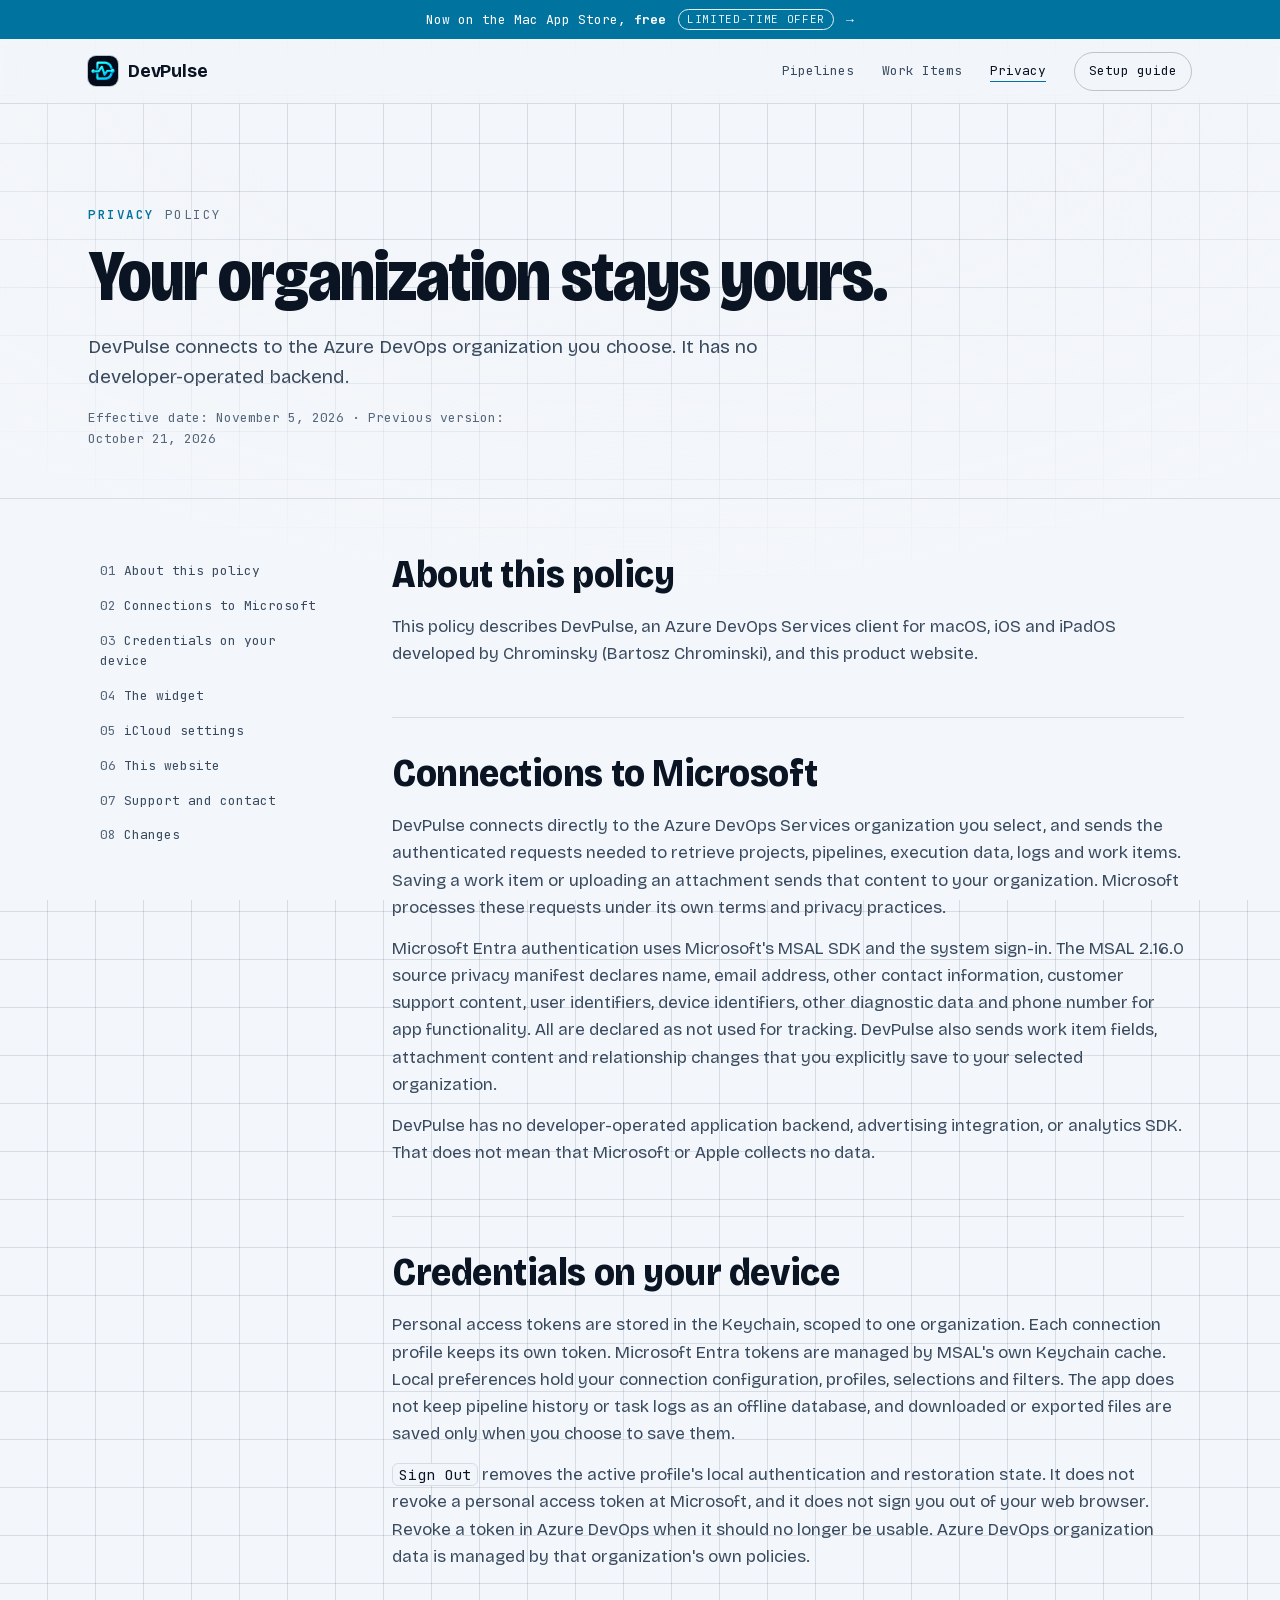
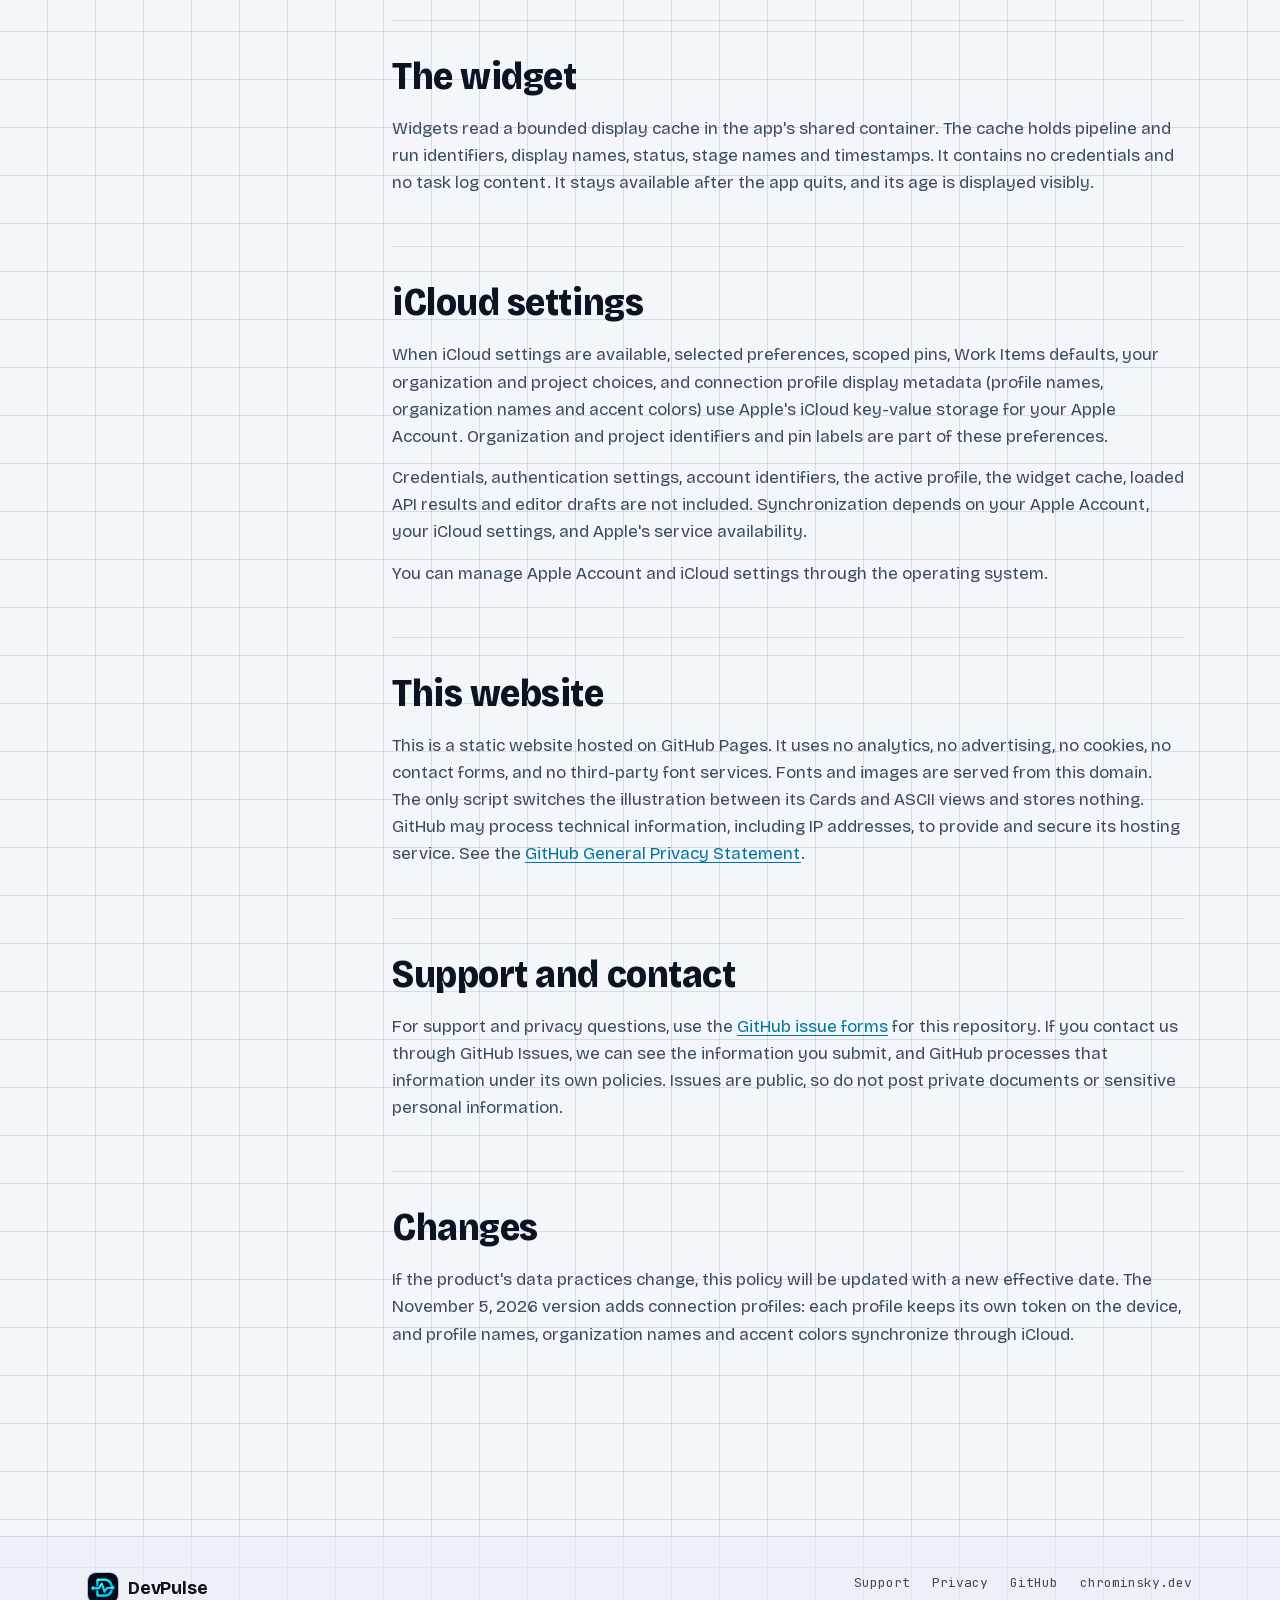
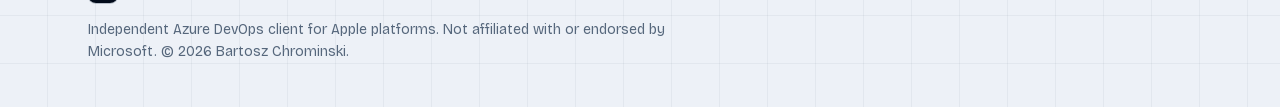
<file: privacy.html>
<!doctype html>
<html lang="en">
<head>
<meta charset="utf-8">
<meta name="viewport" content="width=device-width, initial-scale=1">
<meta name="color-scheme" content="dark light">
<meta name="theme-color" content="#070b12" media="(prefers-color-scheme: dark)">
<meta name="theme-color" content="#f3f6fa" media="(prefers-color-scheme: light)">
<title>Privacy policy | DevPulse</title>
<meta name="description" content="How DevPulse handles your credentials, your Azure DevOps data, connection profiles, iCloud settings, and this website.">
<link rel="canonical" href="https://devpulse.chrominsky.dev/privacy.html">
<meta property="og:type" content="website">
<meta property="og:site_name" content="DevPulse">
<meta property="og:title" content="Privacy policy | DevPulse">
<meta property="og:description" content="DevPulse connects to the Azure DevOps organization you choose and has no developer-operated backend.">
<meta property="og:url" content="https://devpulse.chrominsky.dev/privacy.html">
<meta property="og:image" content="https://devpulse.chrominsky.dev/assets/og-image.png">
<meta property="og:image:width" content="1200">
<meta property="og:image:height" content="630">
<meta property="og:image:alt" content="DevPulse. Your pipelines, out of the browser.">
<meta name="twitter:card" content="summary_large_image">
<link rel="icon" type="image/png" sizes="32x32" href="assets/favicon-32.png">
<link rel="apple-touch-icon" href="assets/icon-180.png">
<link rel="preload" href="assets/fonts/bricolage-grotesque-latin.woff2" as="font" type="font/woff2" crossorigin>
<link rel="preload" href="assets/fonts/jetbrains-mono.woff2" as="font" type="font/woff2" crossorigin>
<link rel="stylesheet" href="assets/site.css">
<script type="application/ld+json">
{
  "@context": "https://schema.org",
  "@type": "WebSite",
  "name": "DevPulse",
  "url": "https://devpulse.chrominsky.dev/",
  "description": "DevPulse is a native Azure DevOps Services client for Mac, iPhone and iPad: pipeline runs as a graph, stage logs, editable work items and desktop widgets.",
  "inLanguage": "en",
  "author": {
    "@type": "Person",
    "@id": "https://chrominsky.dev/#person",
    "name": "Bartosz Chrominski",
    "url": "https://chrominsky.dev/"
  }
}
</script>
</head>
<body>
<a class="skip" href="#main">Skip to content</a>
<a class="ribbon" href="https://apps.apple.com/app/id6825093469?mt=12" rel="noopener"><span class="ribbon-main">Now on the Mac App Store, <b>free</b></span><span class="ribbon-note">Limited-time offer</span><span class="ribbon-arrow" aria-hidden="true">→</span></a>

<header class="site-header">
  <div class="wrap header-inner">
    <a class="brand" href="./" aria-label="DevPulse home">
      <img src="assets/icon-180.png" alt="DevPulse app icon" width="30" height="30">
      <span>DevPulse</span>
    </a>
    <nav class="site-nav" aria-label="Main navigation">
      <a class="wide" href="./#pipelines">Pipelines</a>
      <a class="wide" href="./#work-items">Work Items</a>
      <a class="wide" href="privacy.html" aria-current="page">Privacy</a>
      <a class="nav-cta" href="support.html">Setup guide</a>
    </nav>
  </div>
</header>

<main id="main">
  <div class="page-head">
    <div class="wrap">
      <p class="kicker"><b>Privacy</b> Policy</p>
      <h1>Your organization stays yours.</h1>
      <p>DevPulse connects to the Azure DevOps organization you choose. It has no developer-operated backend.</p>
      <p class="meta">Effective date: November 5, 2026 · Previous version: October 21, 2026</p>
    </div>
  </div>

  <div class="wrap doc">
    <details class="toc" open>
      <summary>On this page</summary>
      <ol>
        <li><a href="#about">About this policy</a></li>
        <li><a href="#microsoft">Connections to Microsoft</a></li>
        <li><a href="#device">Credentials on your device</a></li>
        <li><a href="#widget">The widget</a></li>
        <li><a href="#icloud">iCloud settings</a></li>
        <li><a href="#website">This website</a></li>
        <li><a href="#contact">Support and contact</a></li>
        <li><a href="#changes">Changes</a></li>
      </ol>
    </details>

    <div class="prose">
      <section id="about" aria-labelledby="about-h">
        <h2 id="about-h">About this policy</h2>
        <p>This policy describes DevPulse, an Azure DevOps Services client for macOS, iOS and iPadOS developed by Chrominsky (Bartosz Chrominski), and this product website.</p>
      </section>

      <section id="microsoft" aria-labelledby="microsoft-h">
        <h2 id="microsoft-h">Connections to Microsoft</h2>
        <p>DevPulse connects directly to the Azure DevOps Services organization you select, and sends the authenticated requests needed to retrieve projects, pipelines, execution data, logs and work items. Saving a work item or uploading an attachment sends that content to your organization. Microsoft processes these requests under its own terms and privacy practices.</p>
        <p>Microsoft Entra authentication uses Microsoft's MSAL SDK and the system sign-in. The MSAL 2.16.0 source privacy manifest declares name, email address, other contact information, customer support content, user identifiers, device identifiers, other diagnostic data and phone number for app functionality. All are declared as not used for tracking. DevPulse also sends work item fields, attachment content and relationship changes that you explicitly save to your selected organization.</p>
        <p>DevPulse has no developer-operated application backend, advertising integration, or analytics SDK. That does not mean that Microsoft or Apple collects no data.</p>
      </section>

      <section id="device" aria-labelledby="device-h">
        <h2 id="device-h">Credentials on your device</h2>
        <p>Personal access tokens are stored in the Keychain, scoped to one organization. Each connection profile keeps its own token. Microsoft Entra tokens are managed by MSAL's own Keychain cache. Local preferences hold your connection configuration, profiles, selections and filters. The app does not keep pipeline history or task logs as an offline database, and downloaded or exported files are saved only when you choose to save them.</p>
        <p><span class="ui">Sign Out</span> removes the active profile's local authentication and restoration state. It does not revoke a personal access token at Microsoft, and it does not sign you out of your web browser. Revoke a token in Azure DevOps when it should no longer be usable. Azure DevOps organization data is managed by that organization's own policies.</p>
      </section>

      <section id="widget" aria-labelledby="widget-h">
        <h2 id="widget-h">The widget</h2>
        <p>Widgets read a bounded display cache in the app's shared container. The cache holds pipeline and run identifiers, display names, status, stage names and timestamps. It contains no credentials and no task log content. It stays available after the app quits, and its age is displayed visibly.</p>
      </section>

      <section id="icloud" aria-labelledby="icloud-h">
        <h2 id="icloud-h">iCloud settings</h2>
        <p>When iCloud settings are available, selected preferences, scoped pins, Work Items defaults, your organization and project choices, and connection profile display metadata (profile names, organization names and accent colors) use Apple's iCloud key-value storage for your Apple Account. Organization and project identifiers and pin labels are part of these preferences.</p>
        <p>Credentials, authentication settings, account identifiers, the active profile, the widget cache, loaded API results and editor drafts are not included. Synchronization depends on your Apple Account, your iCloud settings, and Apple's service availability.</p>
        <p>You can manage Apple Account and iCloud settings through the operating system.</p>
      </section>

      <section id="website" aria-labelledby="website-h">
        <h2 id="website-h">This website</h2>
        <p>This is a static website hosted on GitHub Pages. It uses no analytics, no advertising, no cookies, no contact forms, and no third-party font services. Fonts and images are served from this domain. The only script switches the illustration between its Cards and ASCII views and stores nothing. GitHub may process technical information, including IP addresses, to provide and secure its hosting service. See the <a href="https://docs.github.com/en/site-policy/privacy-policies/github-general-privacy-statement">GitHub General Privacy Statement</a>.</p>
      </section>

      <section id="contact" aria-labelledby="contact-h">
        <h2 id="contact-h">Support and contact</h2>
        <p>For support and privacy questions, use the <a href="https://github.com/Chrominskyy/devpulse-site/issues/new/choose">GitHub issue forms</a> for this repository. If you contact us through GitHub Issues, we can see the information you submit, and GitHub processes that information under its own policies. Issues are public, so do not post private documents or sensitive personal information.</p>
      </section>

      <section id="changes" aria-labelledby="changes-h">
        <h2 id="changes-h">Changes</h2>
        <p>If the product's data practices change, this policy will be updated with a new effective date. The November 5, 2026 version adds connection profiles: each profile keeps its own token on the device, and profile names, organization names and accent colors synchronize through iCloud.</p>
      </section>
    </div>
  </div>
</main>

<footer class="site-footer">
  <div class="wrap footer-inner">
    <div>
      <a class="brand" href="./"><img src="assets/icon-180.png" alt="DevPulse app icon" width="30" height="30"><span>DevPulse</span></a>
      <p>Independent Azure DevOps client for Apple platforms. Not affiliated with or endorsed by Microsoft. © 2026 Bartosz Chrominski.</p>
    </div>
    <nav class="footer-links" aria-label="Footer">
      <a href="support.html">Support</a>
      <a href="privacy.html">Privacy</a>
      <a href="https://github.com/Chrominskyy/devpulse-site">GitHub</a>
      <a href="https://chrominsky.dev">chrominsky.dev</a>
    </nav>
  </div>
</footer>
</body>
</html>
</file>
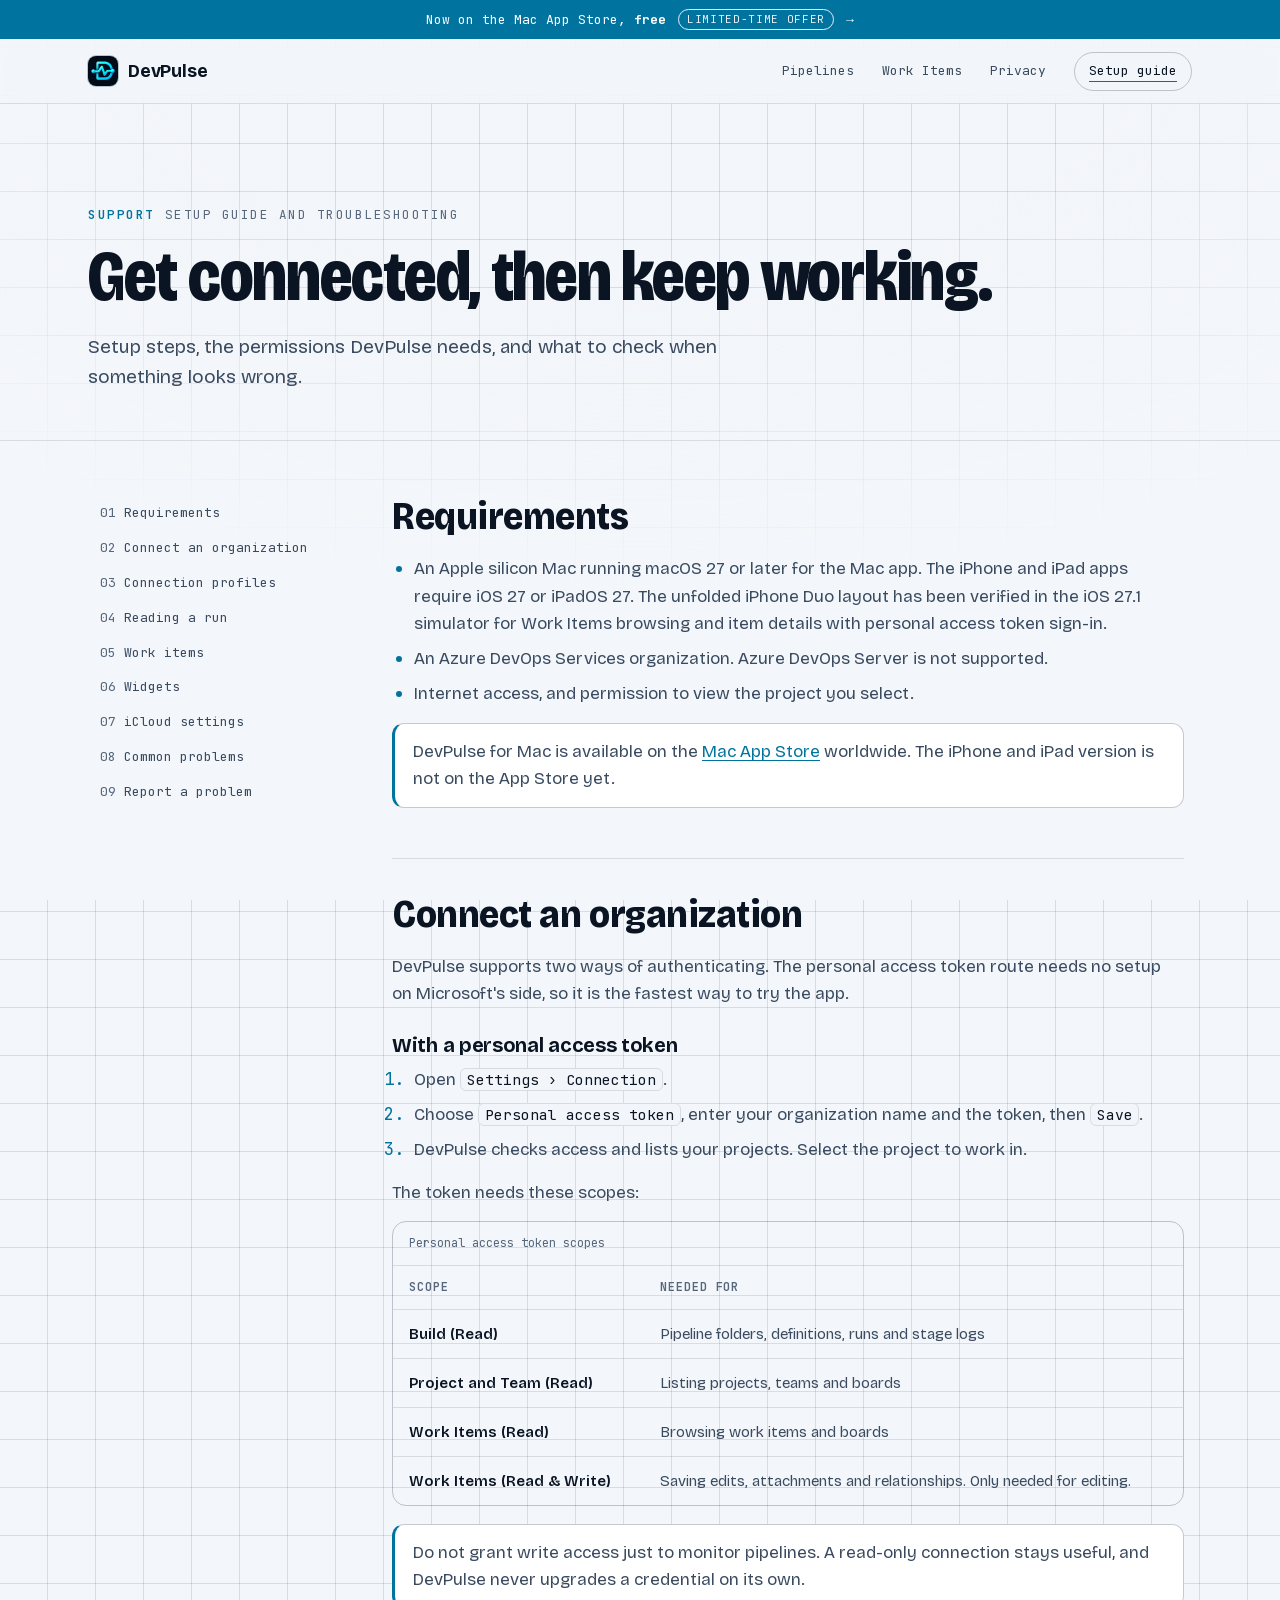
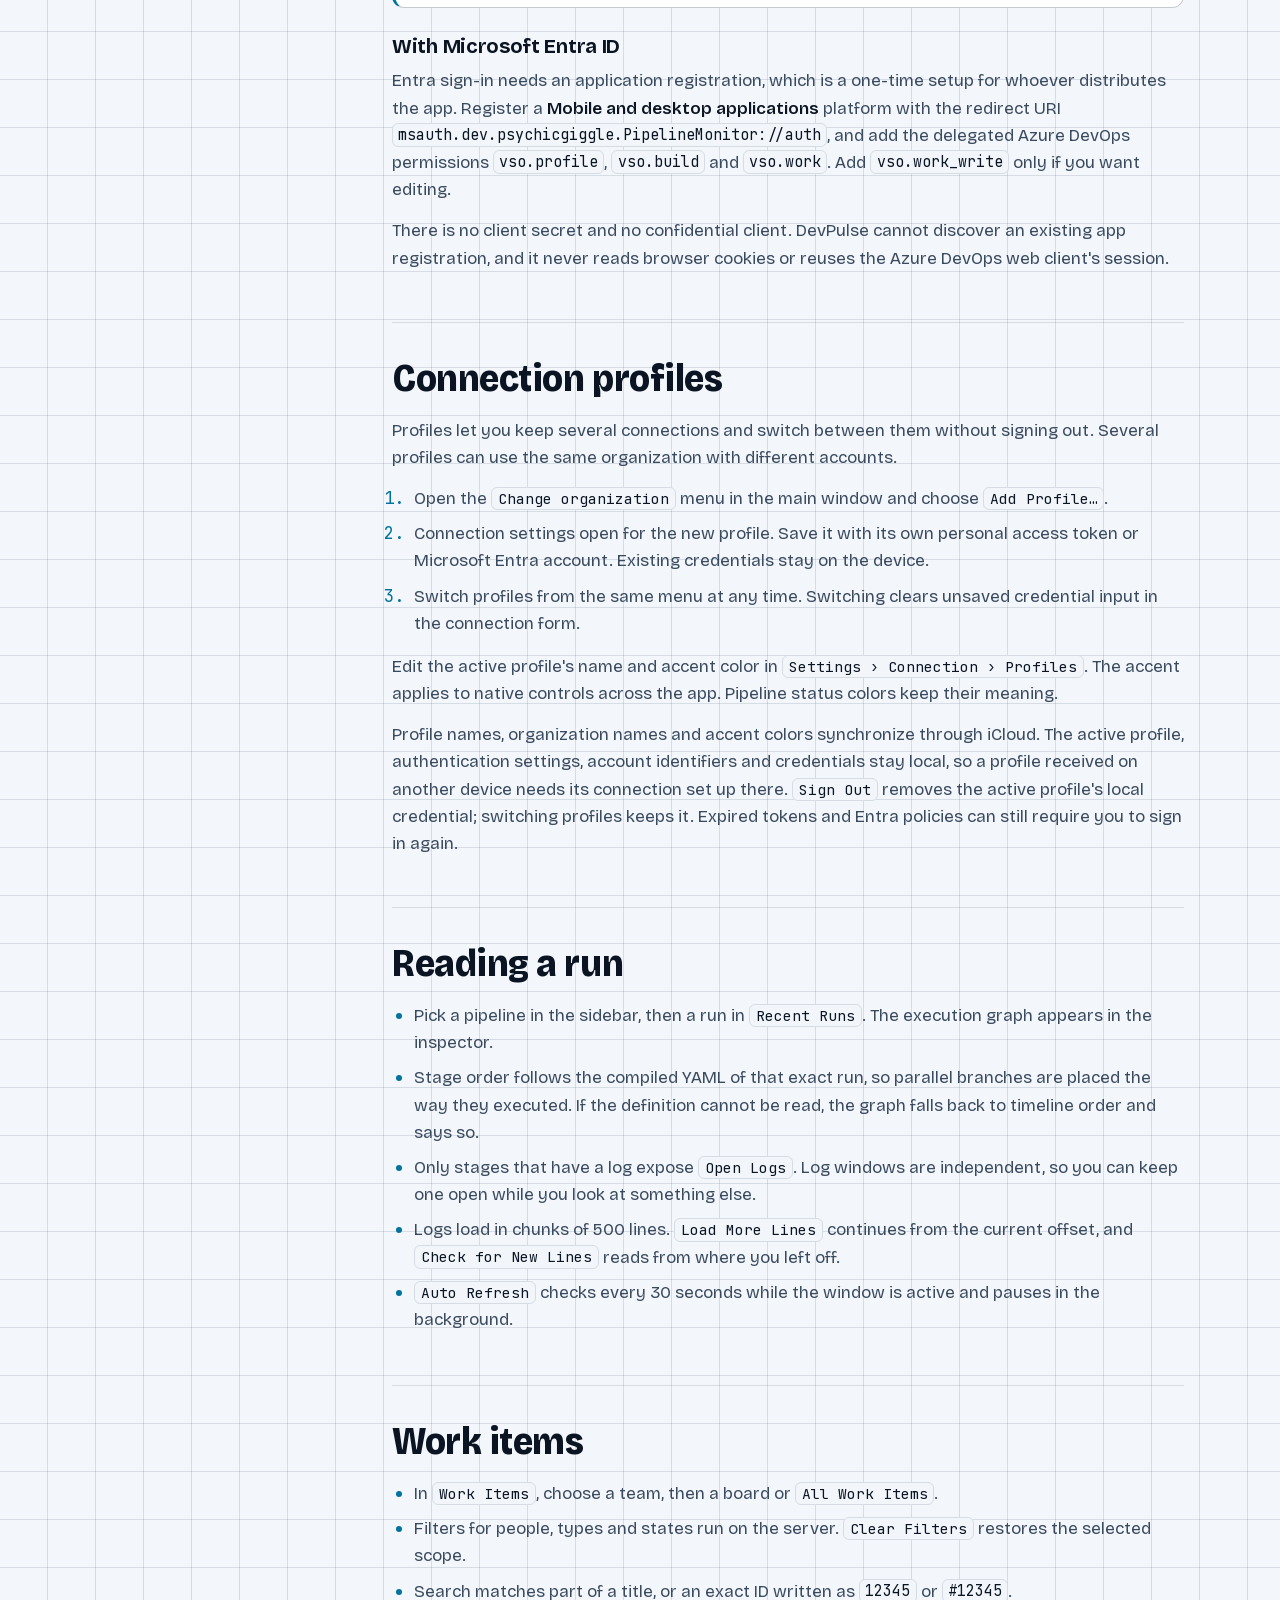
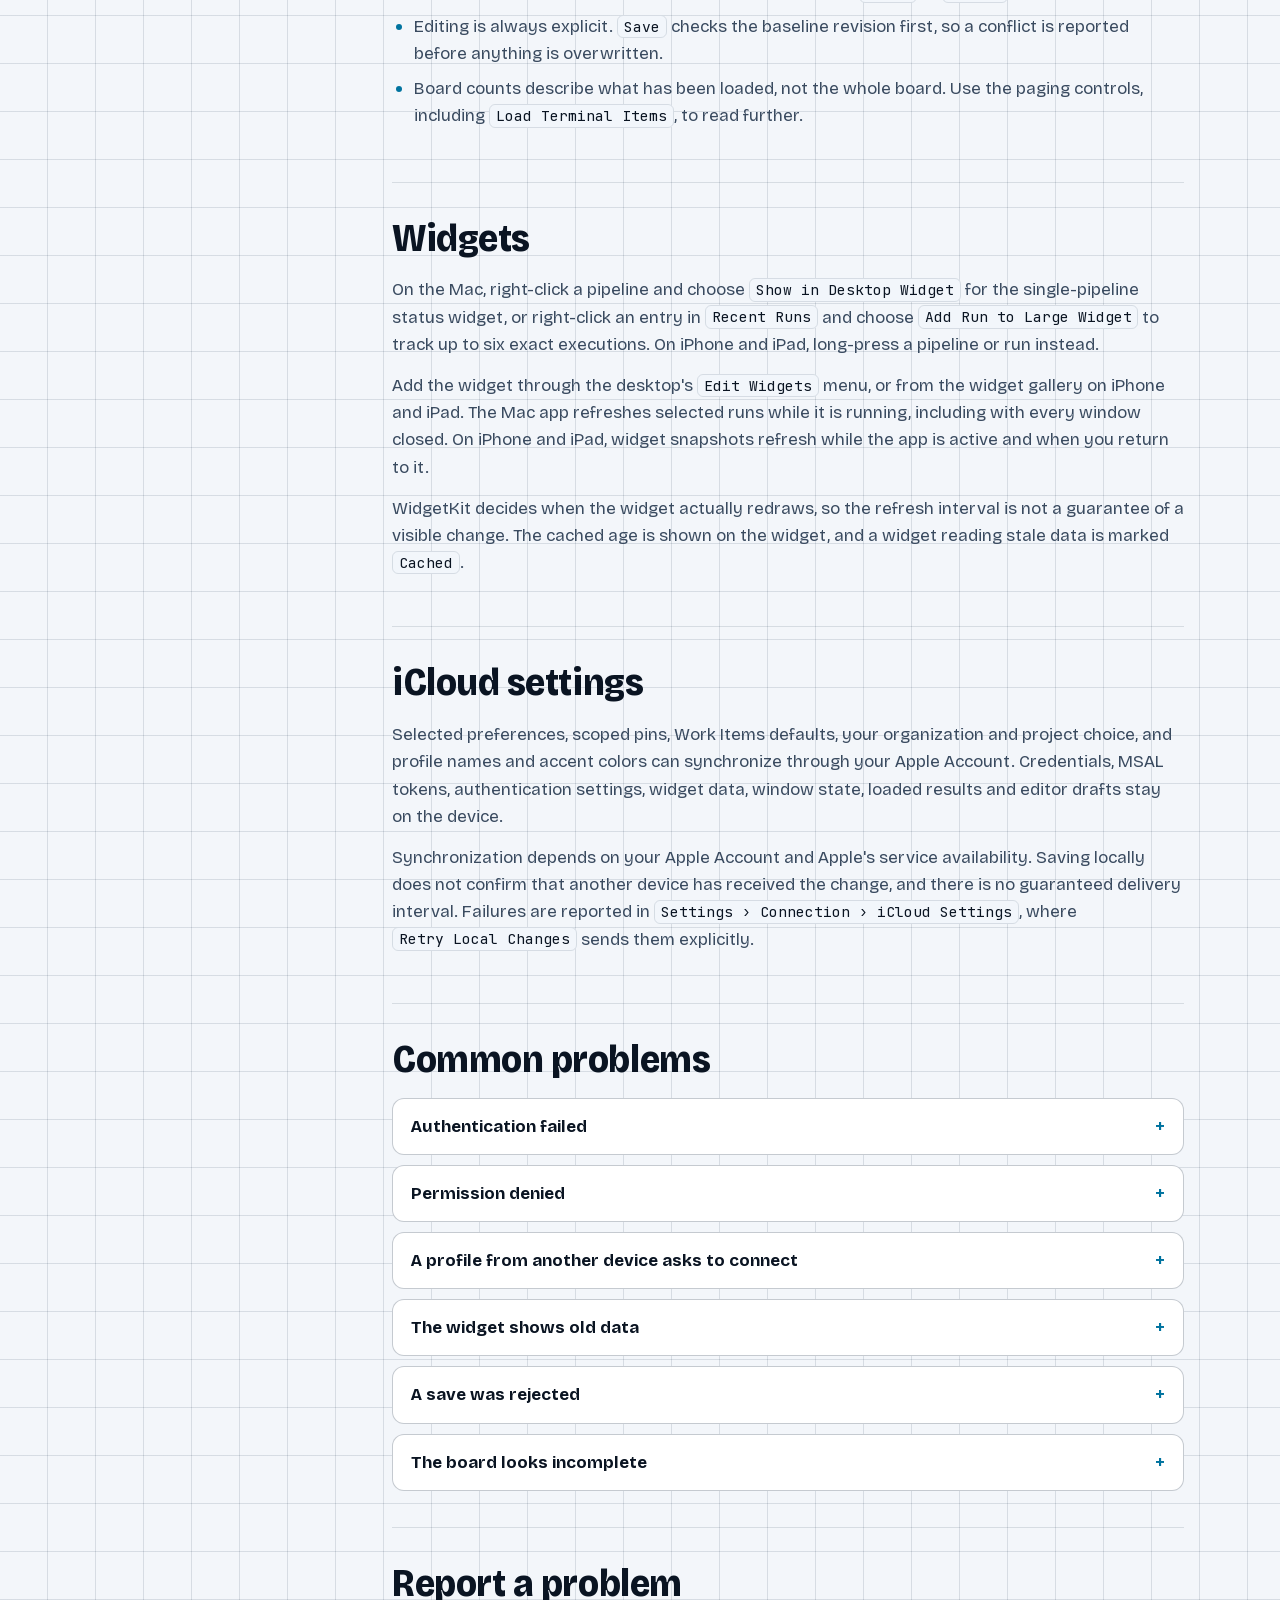
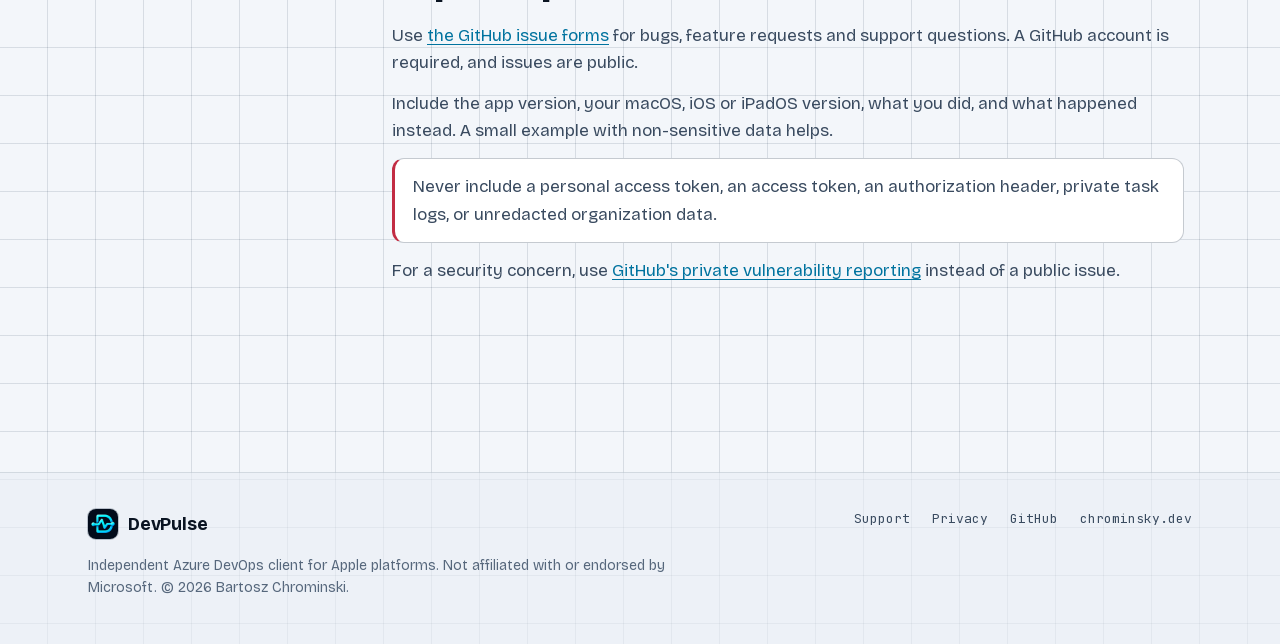
<file: support.html>
<!doctype html>
<html lang="en">
<head>
<meta charset="utf-8">
<meta name="viewport" content="width=device-width, initial-scale=1">
<meta name="color-scheme" content="dark light">
<meta name="theme-color" content="#070b12" media="(prefers-color-scheme: dark)">
<meta name="theme-color" content="#f3f6fa" media="(prefers-color-scheme: light)">
<title>Setup and support | DevPulse</title>
<meta name="description" content="Set up DevPulse, connect an Azure DevOps organization, manage connection profiles, read stage logs, and troubleshoot common problems.">
<link rel="canonical" href="https://devpulse.chrominsky.dev/support.html">
<meta property="og:type" content="website">
<meta property="og:site_name" content="DevPulse">
<meta property="og:title" content="Setup and support | DevPulse">
<meta property="og:description" content="Connect an Azure DevOps organization, manage profiles, read runs and work items, and fix common problems.">
<meta property="og:url" content="https://devpulse.chrominsky.dev/support.html">
<meta property="og:image" content="https://devpulse.chrominsky.dev/assets/og-image.png">
<meta property="og:image:width" content="1200">
<meta property="og:image:height" content="630">
<meta property="og:image:alt" content="DevPulse. Your pipelines, out of the browser.">
<meta name="twitter:card" content="summary_large_image">
<link rel="icon" type="image/png" sizes="32x32" href="assets/favicon-32.png">
<link rel="apple-touch-icon" href="assets/icon-180.png">
<link rel="preload" href="assets/fonts/bricolage-grotesque-latin.woff2" as="font" type="font/woff2" crossorigin>
<link rel="preload" href="assets/fonts/jetbrains-mono.woff2" as="font" type="font/woff2" crossorigin>
<link rel="stylesheet" href="assets/site.css">
<script type="application/ld+json">
{
  "@context": "https://schema.org",
  "@type": "WebSite",
  "name": "DevPulse",
  "url": "https://devpulse.chrominsky.dev/",
  "description": "DevPulse is a native Azure DevOps Services client for Mac, iPhone and iPad: pipeline runs as a graph, stage logs, editable work items and desktop widgets.",
  "inLanguage": "en",
  "author": {
    "@type": "Person",
    "@id": "https://chrominsky.dev/#person",
    "name": "Bartosz Chrominski",
    "url": "https://chrominsky.dev/"
  }
}
</script>
</head>
<body>
<a class="skip" href="#main">Skip to content</a>
<a class="ribbon" href="https://apps.apple.com/app/id6825093469?mt=12" rel="noopener"><span class="ribbon-main">Now on the Mac App Store, <b>free</b></span><span class="ribbon-note">Limited-time offer</span><span class="ribbon-arrow" aria-hidden="true">→</span></a>

<header class="site-header">
  <div class="wrap header-inner">
    <a class="brand" href="./" aria-label="DevPulse home">
      <img src="assets/icon-180.png" alt="DevPulse app icon" width="30" height="30">
      <span>DevPulse</span>
    </a>
    <nav class="site-nav" aria-label="Main navigation">
      <a class="wide" href="./#pipelines">Pipelines</a>
      <a class="wide" href="./#work-items">Work Items</a>
      <a class="wide" href="privacy.html">Privacy</a>
      <a class="nav-cta" href="support.html" aria-current="page">Setup guide</a>
    </nav>
  </div>
</header>

<main id="main">
  <div class="page-head">
    <div class="wrap">
      <p class="kicker"><b>Support</b> Setup guide and troubleshooting</p>
      <h1>Get connected, then keep working.</h1>
      <p>Setup steps, the permissions DevPulse needs, and what to check when something looks wrong.</p>
    </div>
  </div>

  <div class="wrap doc">
    <details class="toc" open>
      <summary>On this page</summary>
      <ol>
        <li><a href="#requirements">Requirements</a></li>
        <li><a href="#connect">Connect an organization</a></li>
        <li><a href="#profiles">Connection profiles</a></li>
        <li><a href="#runs">Reading a run</a></li>
        <li><a href="#work-items">Work items</a></li>
        <li><a href="#widgets">Widgets</a></li>
        <li><a href="#icloud">iCloud settings</a></li>
        <li><a href="#problems">Common problems</a></li>
        <li><a href="#report">Report a problem</a></li>
      </ol>
    </details>

    <div class="prose">
      <section id="requirements" aria-labelledby="requirements-h">
        <h2 id="requirements-h">Requirements</h2>
        <ul>
          <li>An Apple silicon Mac running macOS 27 or later for the Mac app. The iPhone and iPad apps require iOS 27 or iPadOS 27. The unfolded iPhone Duo layout has been verified in the iOS 27.1 simulator for Work Items browsing and item details with personal access token sign-in.</li>
          <li>An Azure DevOps Services organization. Azure DevOps Server is not supported.</li>
          <li>Internet access, and permission to view the project you select.</li>
        </ul>
        <p class="callout">DevPulse for Mac is available on the <a href="https://apps.apple.com/app/id6825093469?mt=12" rel="noopener">Mac App Store</a> worldwide. The iPhone and iPad version is not on the App Store yet.</p>
      </section>

      <section id="connect" aria-labelledby="connect-h">
        <h2 id="connect-h">Connect an organization</h2>
        <p>DevPulse supports two ways of authenticating. The personal access token route needs no setup on Microsoft's side, so it is the fastest way to try the app.</p>
        <h3>With a personal access token</h3>
        <ol>
          <li>Open <span class="ui">Settings › Connection</span>.</li>
          <li>Choose <span class="ui">Personal access token</span>, enter your organization name and the token, then <span class="ui">Save</span>.</li>
          <li>DevPulse checks access and lists your projects. Select the project to work in.</li>
        </ol>
        <p>The token needs these scopes:</p>
        <div class="table-wrap">
          <table>
            <caption>Personal access token scopes</caption>
            <thead><tr><th scope="col">Scope</th><th scope="col">Needed for</th></tr></thead>
            <tbody>
              <tr><td>Build (Read)</td><td>Pipeline folders, definitions, runs and stage logs</td></tr>
              <tr><td>Project and Team (Read)</td><td>Listing projects, teams and boards</td></tr>
              <tr><td>Work Items (Read)</td><td>Browsing work items and boards</td></tr>
              <tr><td>Work Items (Read &amp; Write)</td><td>Saving edits, attachments and relationships. Only needed for editing.</td></tr>
            </tbody>
          </table>
        </div>
        <p class="callout">Do not grant write access just to monitor pipelines. A read-only connection stays useful, and DevPulse never upgrades a credential on its own.</p>
        <h3>With Microsoft Entra ID</h3>
        <p>Entra sign-in needs an application registration, which is a one-time setup for whoever distributes the app. Register a <strong>Mobile and desktop applications</strong> platform with the redirect URI <code>msauth.dev.psychicgiggle.PipelineMonitor://auth</code>, and add the delegated Azure DevOps permissions <code>vso.profile</code>, <code>vso.build</code> and <code>vso.work</code>. Add <code>vso.work_write</code> only if you want editing.</p>
        <p>There is no client secret and no confidential client. DevPulse cannot discover an existing app registration, and it never reads browser cookies or reuses the Azure DevOps web client's session.</p>
      </section>

      <section id="profiles" aria-labelledby="profiles-h">
        <h2 id="profiles-h">Connection profiles</h2>
        <p>Profiles let you keep several connections and switch between them without signing out. Several profiles can use the same organization with different accounts.</p>
        <ol>
          <li>Open the <span class="ui">Change organization</span> menu in the main window and choose <span class="ui">Add Profile…</span>.</li>
          <li>Connection settings open for the new profile. Save it with its own personal access token or Microsoft Entra account. Existing credentials stay on the device.</li>
          <li>Switch profiles from the same menu at any time. Switching clears unsaved credential input in the connection form.</li>
        </ol>
        <p>Edit the active profile's name and accent color in <span class="ui">Settings › Connection › Profiles</span>. The accent applies to native controls across the app. Pipeline status colors keep their meaning.</p>
        <p>Profile names, organization names and accent colors synchronize through iCloud. The active profile, authentication settings, account identifiers and credentials stay local, so a profile received on another device needs its connection set up there. <span class="ui">Sign Out</span> removes the active profile's local credential; switching profiles keeps it. Expired tokens and Entra policies can still require you to sign in again.</p>
      </section>

      <section id="runs" aria-labelledby="runs-h">
        <h2 id="runs-h">Reading a run</h2>
        <ul>
          <li>Pick a pipeline in the sidebar, then a run in <span class="ui">Recent Runs</span>. The execution graph appears in the inspector.</li>
          <li>Stage order follows the compiled YAML of that exact run, so parallel branches are placed the way they executed. If the definition cannot be read, the graph falls back to timeline order and says so.</li>
          <li>Only stages that have a log expose <span class="ui">Open Logs</span>. Log windows are independent, so you can keep one open while you look at something else.</li>
          <li>Logs load in chunks of 500 lines. <span class="ui">Load More Lines</span> continues from the current offset, and <span class="ui">Check for New Lines</span> reads from where you left off.</li>
          <li><span class="ui">Auto Refresh</span> checks every 30 seconds while the window is active and pauses in the background.</li>
        </ul>
      </section>

      <section id="work-items" aria-labelledby="work-items-h">
        <h2 id="work-items-h">Work items</h2>
        <ul>
          <li>In <span class="ui">Work Items</span>, choose a team, then a board or <span class="ui">All Work Items</span>.</li>
          <li>Filters for people, types and states run on the server. <span class="ui">Clear Filters</span> restores the selected scope.</li>
          <li>Search matches part of a title, or an exact ID written as <code>12345</code> or <code>#12345</code>.</li>
          <li>Editing is always explicit. <span class="ui">Save</span> checks the baseline revision first, so a conflict is reported before anything is overwritten.</li>
          <li>Board counts describe what has been loaded, not the whole board. Use the paging controls, including <span class="ui">Load Terminal Items</span>, to read further.</li>
        </ul>
      </section>

      <section id="widgets" aria-labelledby="widgets-h">
        <h2 id="widgets-h">Widgets</h2>
        <p>On the Mac, right-click a pipeline and choose <span class="ui">Show in Desktop Widget</span> for the single-pipeline status widget, or right-click an entry in <span class="ui">Recent Runs</span> and choose <span class="ui">Add Run to Large Widget</span> to track up to six exact executions. On iPhone and iPad, long-press a pipeline or run instead.</p>
        <p>Add the widget through the desktop's <span class="ui">Edit Widgets</span> menu, or from the widget gallery on iPhone and iPad. The Mac app refreshes selected runs while it is running, including with every window closed. On iPhone and iPad, widget snapshots refresh while the app is active and when you return to it.</p>
        <p>WidgetKit decides when the widget actually redraws, so the refresh interval is not a guarantee of a visible change. The cached age is shown on the widget, and a widget reading stale data is marked <span class="ui">Cached</span>.</p>
      </section>

      <section id="icloud" aria-labelledby="icloud-h">
        <h2 id="icloud-h">iCloud settings</h2>
        <p>Selected preferences, scoped pins, Work Items defaults, your organization and project choice, and profile names and accent colors can synchronize through your Apple Account. Credentials, MSAL tokens, authentication settings, widget data, window state, loaded results and editor drafts stay on the device.</p>
        <p>Synchronization depends on your Apple Account and Apple's service availability. Saving locally does not confirm that another device has received the change, and there is no guaranteed delivery interval. Failures are reported in <span class="ui">Settings › Connection › iCloud Settings</span>, where <span class="ui">Retry Local Changes</span> sends them explicitly.</p>
      </section>

      <section id="problems" aria-labelledby="problems-h">
        <h2 id="problems-h">Common problems</h2>
        <div class="faq">
          <details>
            <summary>Authentication failed</summary>
            <p>Check the organization name, the token expiry and the scopes. Never send a token to a support request.</p>
          </details>
          <details>
            <summary>Permission denied</summary>
            <p>Ask your organization's administrator to confirm project and area access. Refreshing does not change permissions, and DevPulse cannot grant them.</p>
          </details>
          <details>
            <summary>A profile from another device asks to connect</summary>
            <p>Only the profile's name, organization and accent color arrive through iCloud. Set up the connection with a token or Entra account on this device.</p>
          </details>
          <details>
            <summary>The widget shows old data</summary>
            <p>Keep DevPulse running, confirm the connection, and use <span class="ui">Refresh Runs</span> in the widget settings. The widget displays the age of its cache, and the operating system decides when to redraw it.</p>
          </details>
          <details>
            <summary>A save was rejected</summary>
            <p>Your draft is kept. Reload the work item explicitly, then reapply the change and save again. Azure DevOps rules and field permissions remain authoritative.</p>
          </details>
          <details>
            <summary>The board looks incomplete</summary>
            <p>Loaded counts and notices on the board describe the current read. Use the paging controls to extend it. Treat loaded counts as a snapshot, never as the complete server result.</p>
          </details>
        </div>
      </section>

      <section id="report" aria-labelledby="report-h">
        <h2 id="report-h">Report a problem</h2>
        <p>Use <a href="https://github.com/Chrominskyy/devpulse-site/issues/new/choose">the GitHub issue forms</a> for bugs, feature requests and support questions. A GitHub account is required, and issues are public.</p>
        <p>Include the app version, your macOS, iOS or iPadOS version, what you did, and what happened instead. A small example with non-sensitive data helps.</p>
        <p class="callout warn">Never include a personal access token, an access token, an authorization header, private task logs, or unredacted organization data.</p>
        <p>For a security concern, use <a href="https://github.com/Chrominskyy/devpulse-site/security/advisories/new">GitHub's private vulnerability reporting</a> instead of a public issue.</p>
      </section>
    </div>
  </div>
</main>

<footer class="site-footer">
  <div class="wrap footer-inner">
    <div>
      <a class="brand" href="./"><img src="assets/icon-180.png" alt="DevPulse app icon" width="30" height="30"><span>DevPulse</span></a>
      <p>Independent Azure DevOps client for Apple platforms. Not affiliated with or endorsed by Microsoft. © 2026 Bartosz Chrominski.</p>
    </div>
    <nav class="footer-links" aria-label="Footer">
      <a href="support.html">Support</a>
      <a href="privacy.html">Privacy</a>
      <a href="https://github.com/Chrominskyy/devpulse-site">GitHub</a>
      <a href="https://chrominsky.dev">chrominsky.dev</a>
    </nav>
  </div>
</footer>
</body>
</html>
</file>
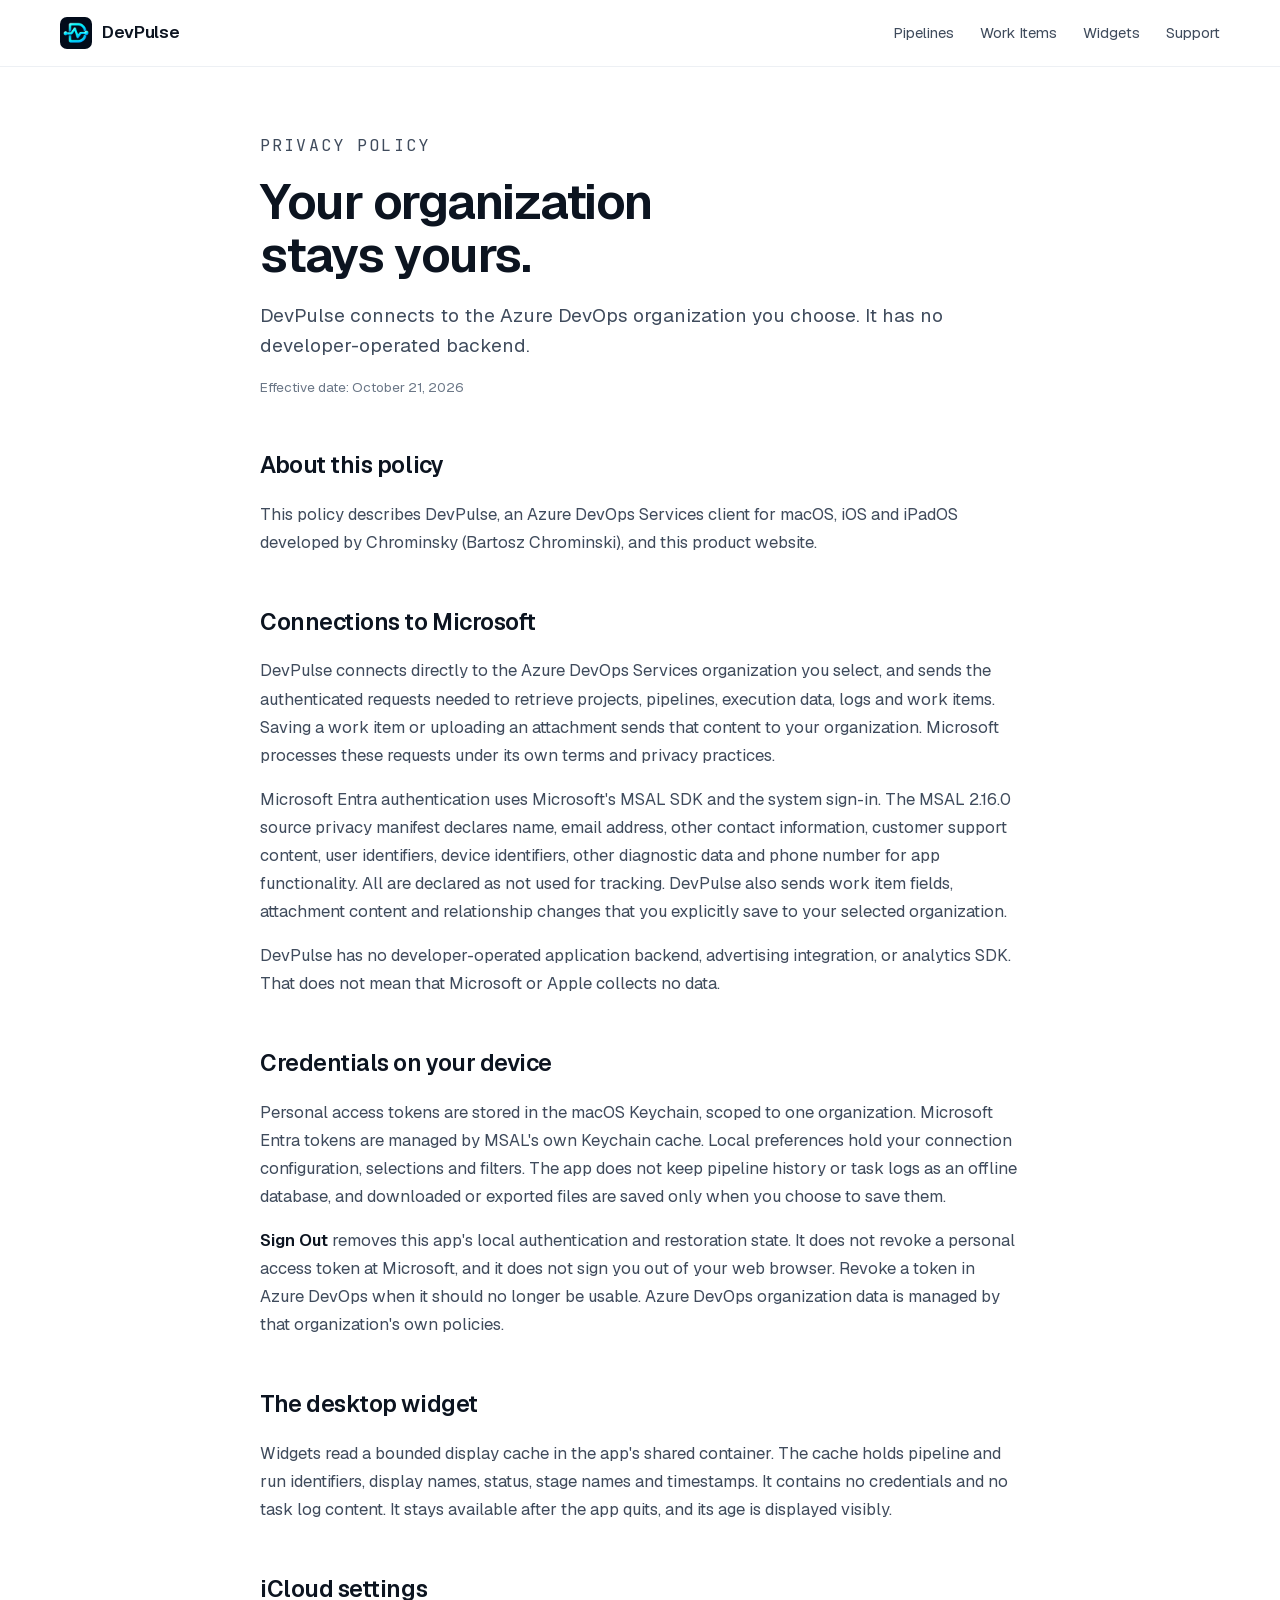
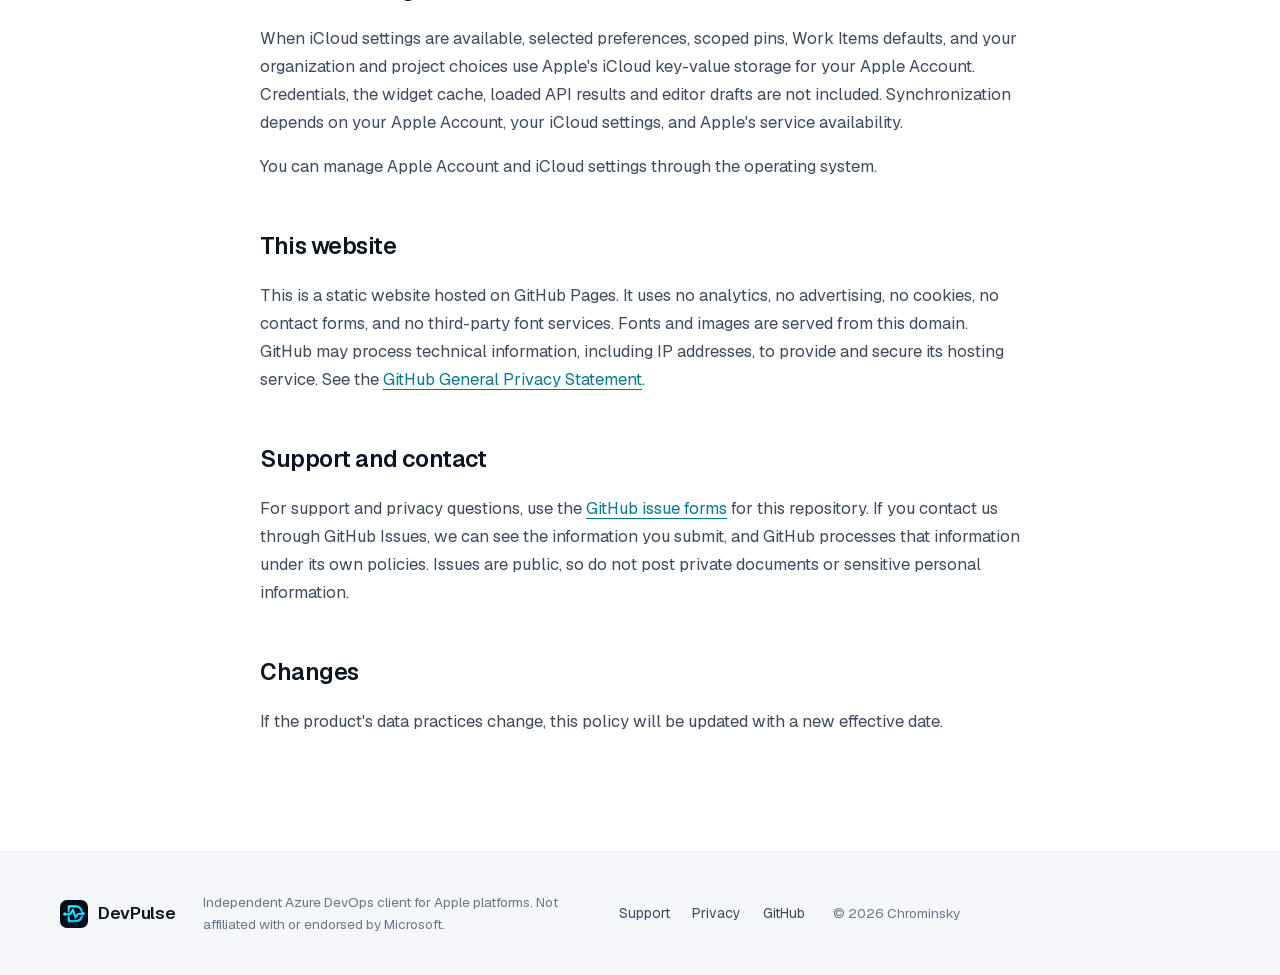
<file: _old/privacy.html>
<!doctype html>
<html lang="en">
<head>
<meta charset="utf-8">
<meta name="robots" content="noindex">
<meta name="viewport" content="width=device-width,initial-scale=1">
<meta name="color-scheme" content="dark">
<title>Privacy | DevPulse</title>
<meta name="description" content="How DevPulse handles your credentials, your Azure DevOps data, iCloud settings, and this website.">
<link rel="canonical" href="https://devpulse.chrominsky.dev/_old/privacy.html">
<meta property="og:type" content="website">
<meta property="og:title" content="Privacy | DevPulse">
<meta property="og:description" content="How DevPulse handles your credentials, your Azure DevOps data, iCloud settings, and this website.">
<meta property="og:url" content="https://devpulse.chrominsky.dev/privacy.html">
<meta property="og:image" content="https://devpulse.chrominsky.dev/assets/app-pipelines.jpg">
<link rel="icon" type="image/png" href="assets/icon-180.png">
<link rel="apple-touch-icon" href="assets/icon-180.png">
<link rel="stylesheet" href="assets/style.css">
</head>
<body>
<a class="skip" href="#main">Skip to content</a>

<header class="site-header">
  <div class="wrap header-inner">
    <a class="brand" href="./">
      <img src="assets/icon-180.png" alt="" width="32" height="32">
      <span>DevPulse</span>
    </a>
    <nav aria-label="Main navigation">
      <a href="./#pipelines">Pipelines</a>
      <a href="./#work-items">Work Items</a>
      <a href="./#widgets">Widgets</a>
      <a href="support.html">Support</a>
    </nav>
  </div>
</header>

<main id="main">
<div class="wrap document">

  <p class="kicker">Privacy policy</p>
  <h1>Your organization<br>stays yours.</h1>
  <p class="lead">DevPulse connects to the Azure DevOps organization you choose. It has no developer-operated backend.</p>
  <p class="updated">Effective date: October 21, 2026</p>

  <section>
    <h2>About this policy</h2>
    <p>This policy describes DevPulse, an Azure DevOps Services client for macOS, iOS and iPadOS developed by Chrominsky (Bartosz Chrominski), and this product website.</p>
  </section>

  <section>
    <h2>Connections to Microsoft</h2>
    <p>DevPulse connects directly to the Azure DevOps Services organization you select, and sends the authenticated requests needed to retrieve projects, pipelines, execution data, logs and work items. Saving a work item or uploading an attachment sends that content to your organization. Microsoft processes these requests under its own terms and privacy practices.</p>
    <p>Microsoft Entra authentication uses Microsoft's MSAL SDK and the system sign-in. The MSAL 2.16.0 source privacy manifest declares name, email address, other contact information, customer support content, user identifiers, device identifiers, other diagnostic data and phone number for app functionality. All are declared as not used for tracking. DevPulse also sends work item fields, attachment content and relationship changes that you explicitly save to your selected organization.</p>
    <p>DevPulse has no developer-operated application backend, advertising integration, or analytics SDK. That does not mean that Microsoft or Apple collects no data.</p>
  </section>

  <section>
    <h2>Credentials on your device</h2>
    <p>Personal access tokens are stored in the macOS Keychain, scoped to one organization. Microsoft Entra tokens are managed by MSAL's own Keychain cache. Local preferences hold your connection configuration, selections and filters. The app does not keep pipeline history or task logs as an offline database, and downloaded or exported files are saved only when you choose to save them.</p>
    <p><strong>Sign Out</strong> removes this app's local authentication and restoration state. It does not revoke a personal access token at Microsoft, and it does not sign you out of your web browser. Revoke a token in Azure DevOps when it should no longer be usable. Azure DevOps organization data is managed by that organization's own policies.</p>
  </section>

  <section>
    <h2>The desktop widget</h2>
    <p>Widgets read a bounded display cache in the app's shared container. The cache holds pipeline and run identifiers, display names, status, stage names and timestamps. It contains no credentials and no task log content. It stays available after the app quits, and its age is displayed visibly.</p>
  </section>

  <section>
    <h2>iCloud settings</h2>
    <p>When iCloud settings are available, selected preferences, scoped pins, Work Items defaults, and your organization and project choices use Apple's iCloud key-value storage for your Apple Account. Credentials, the widget cache, loaded API results and editor drafts are not included. Synchronization depends on your Apple Account, your iCloud settings, and Apple's service availability.</p>
    <p>You can manage Apple Account and iCloud settings through the operating system.</p>
  </section>

  <section>
    <h2>This website</h2>
    <p>This is a static website hosted on GitHub Pages. It uses no analytics, no advertising, no cookies, no contact forms, and no third-party font services. Fonts and images are served from this domain. GitHub may process technical information, including IP addresses, to provide and secure its hosting service. See the <a href="https://docs.github.com/en/site-policy/privacy-policies/github-general-privacy-statement">GitHub General Privacy Statement</a>.</p>
  </section>

  <section>
    <h2>Support and contact</h2>
    <p>For support and privacy questions, use the <a href="https://github.com/Chrominskyy/devpulse-site/issues/new/choose">GitHub issue forms</a> for this repository. If you contact us through GitHub Issues, we can see the information you submit, and GitHub processes that information under its own policies. Issues are public, so do not post private documents or sensitive personal information.</p>
  </section>

  <section>
    <h2>Changes</h2>
    <p>If the product's data practices change, this policy will be updated with a new effective date.</p>
  </section>

</div>
</main>

<footer class="site-footer">
  <div class="wrap footer-inner">
    <a class="brand" href="./">
      <img src="assets/icon-180.png" alt="" width="28" height="28">
      <span>DevPulse</span>
    </a>
    <p>Independent Azure DevOps client for Apple platforms. Not affiliated with or endorsed by Microsoft.</p>
    <nav aria-label="Footer navigation">
      <a href="support.html">Support</a>
      <a href="privacy.html">Privacy</a>
      <a href="https://github.com/Chrominskyy/devpulse-site">GitHub</a>
    </nav>
    <p class="copyright">© 2026 Chrominsky</p>
  </div>
</footer>

</body>
</html>
</file>
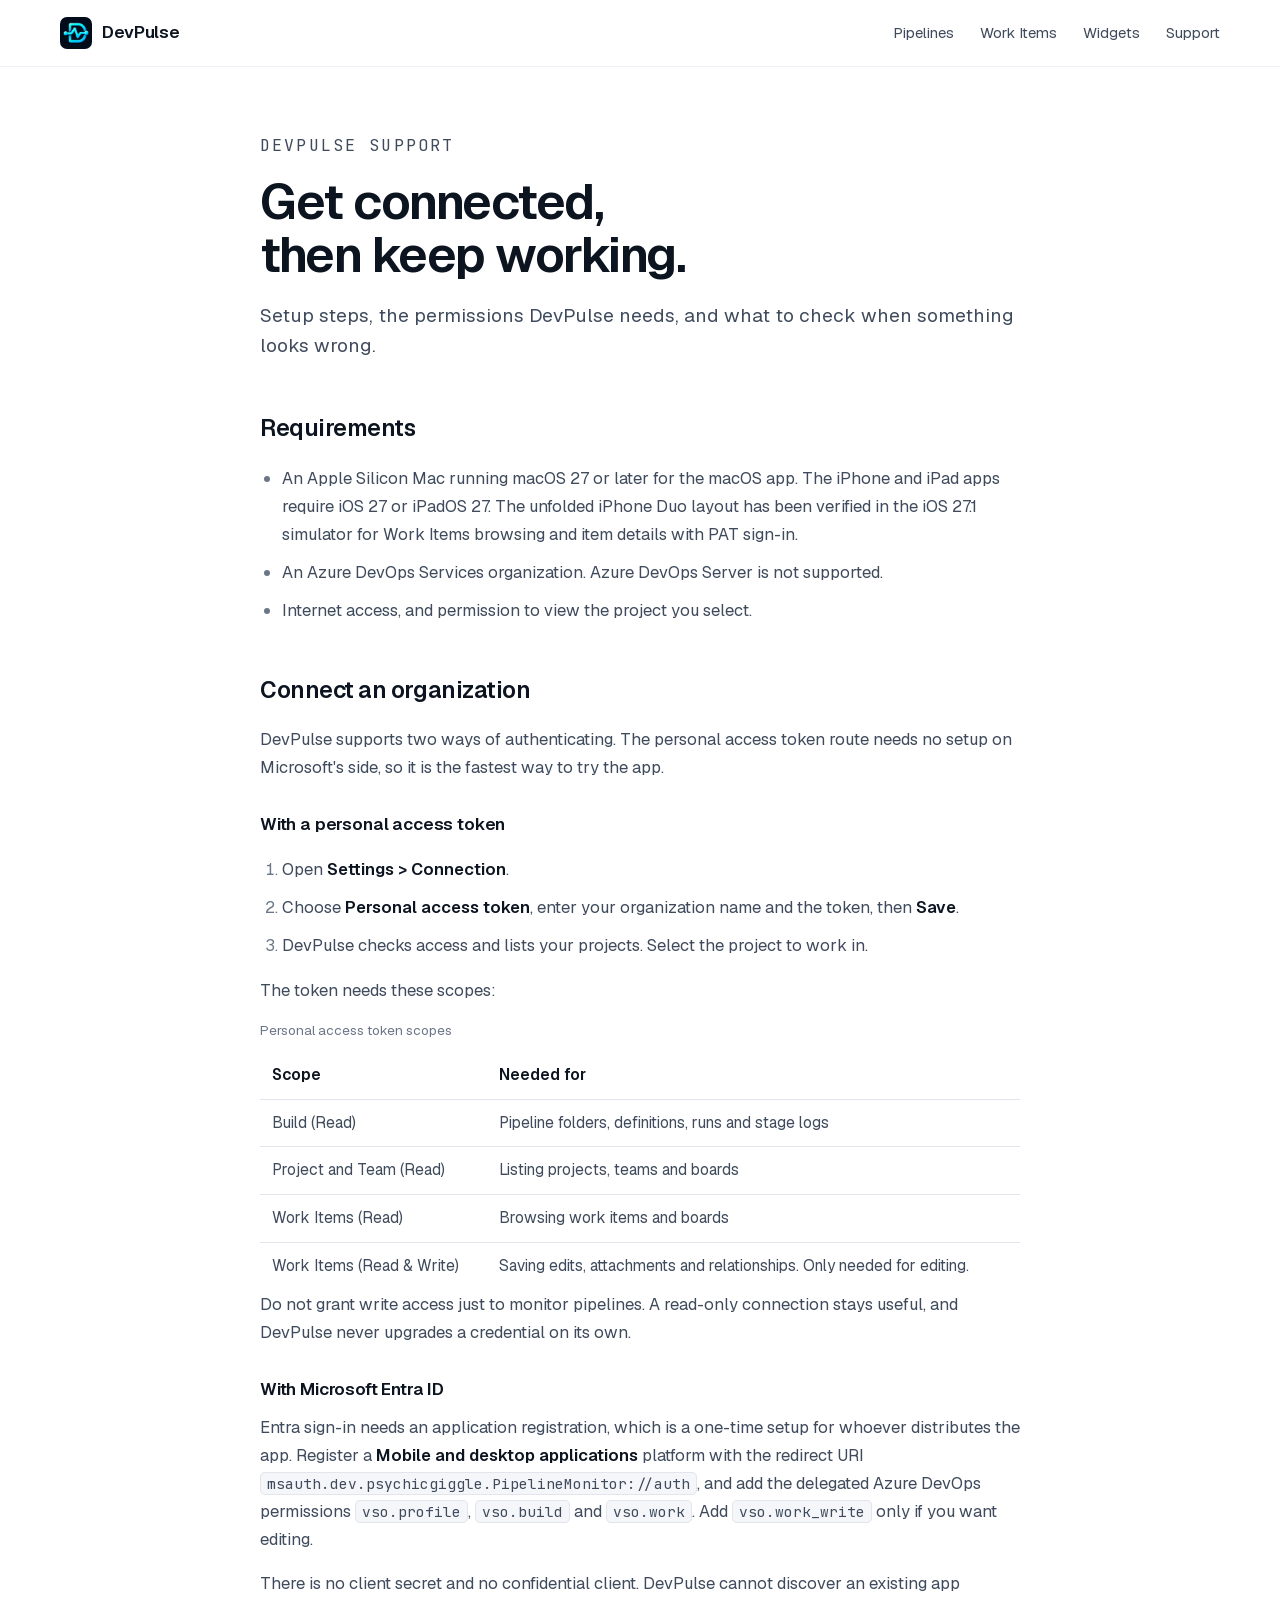
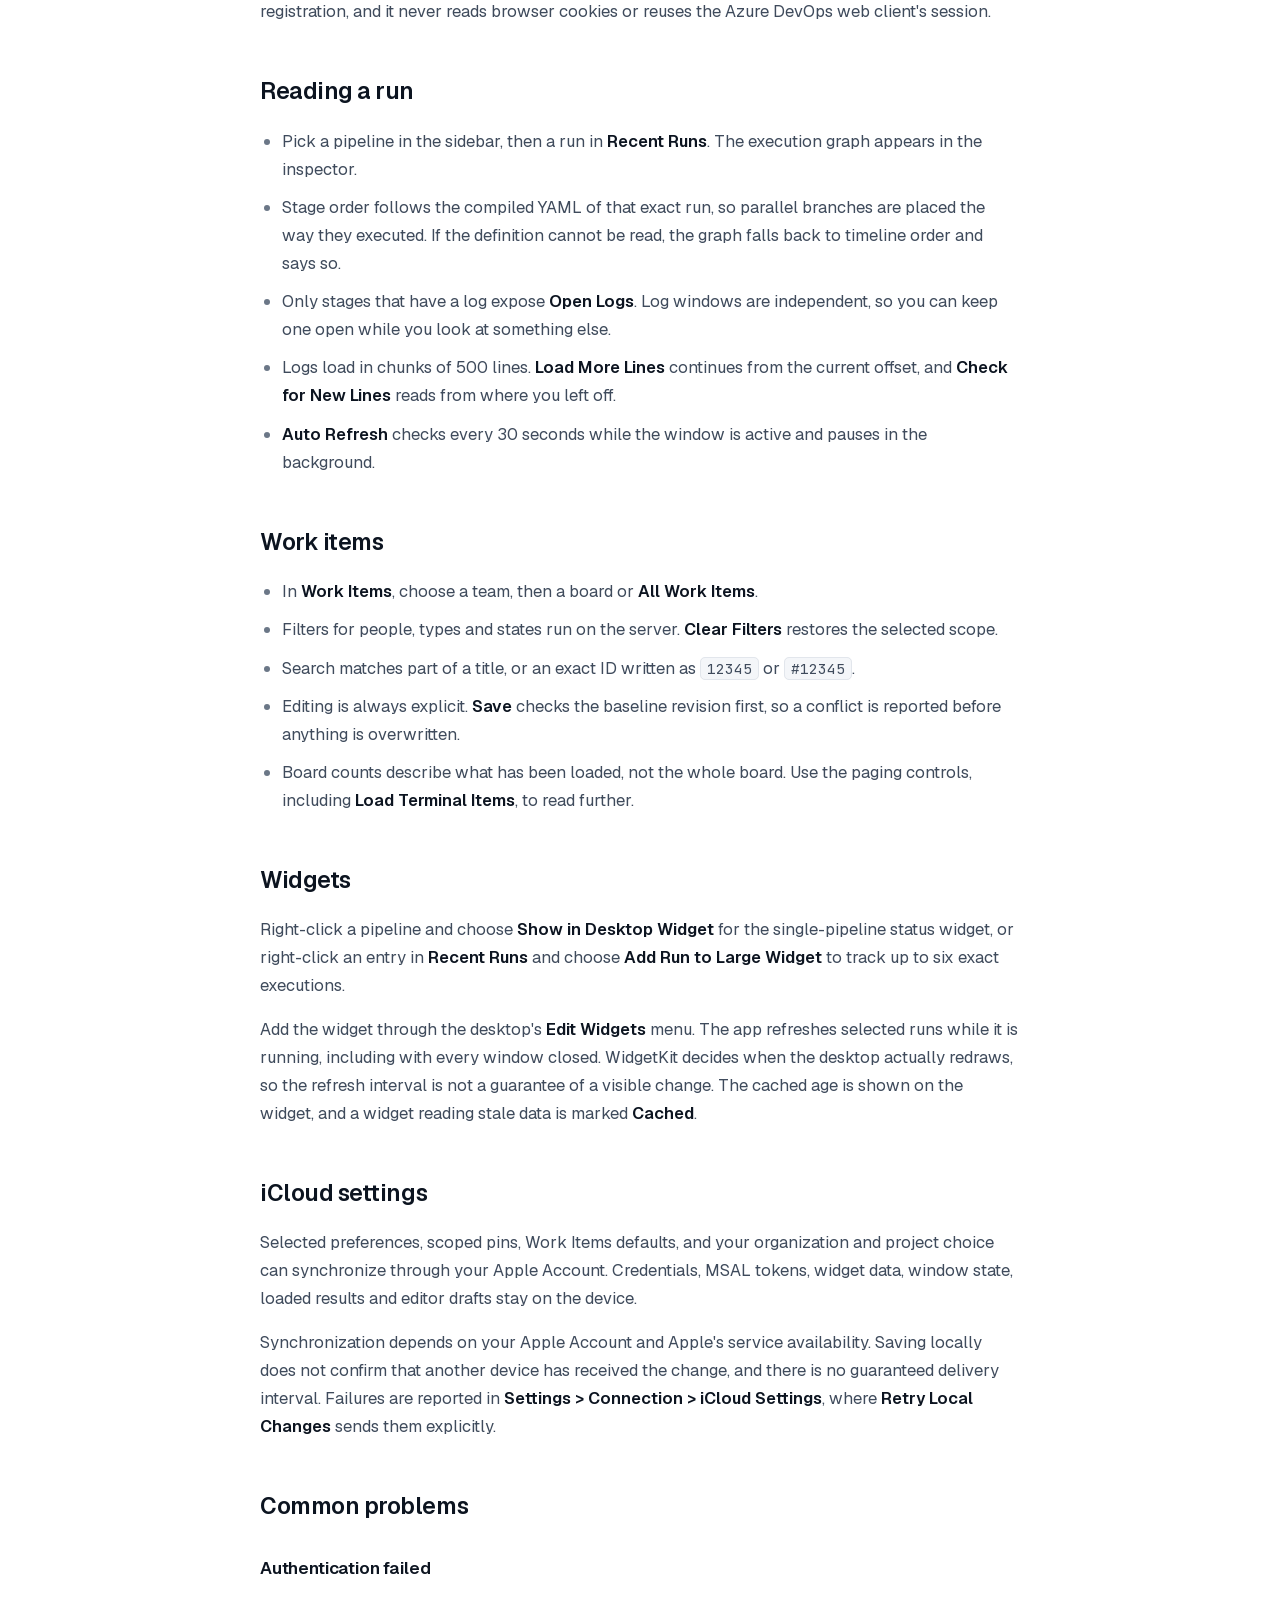
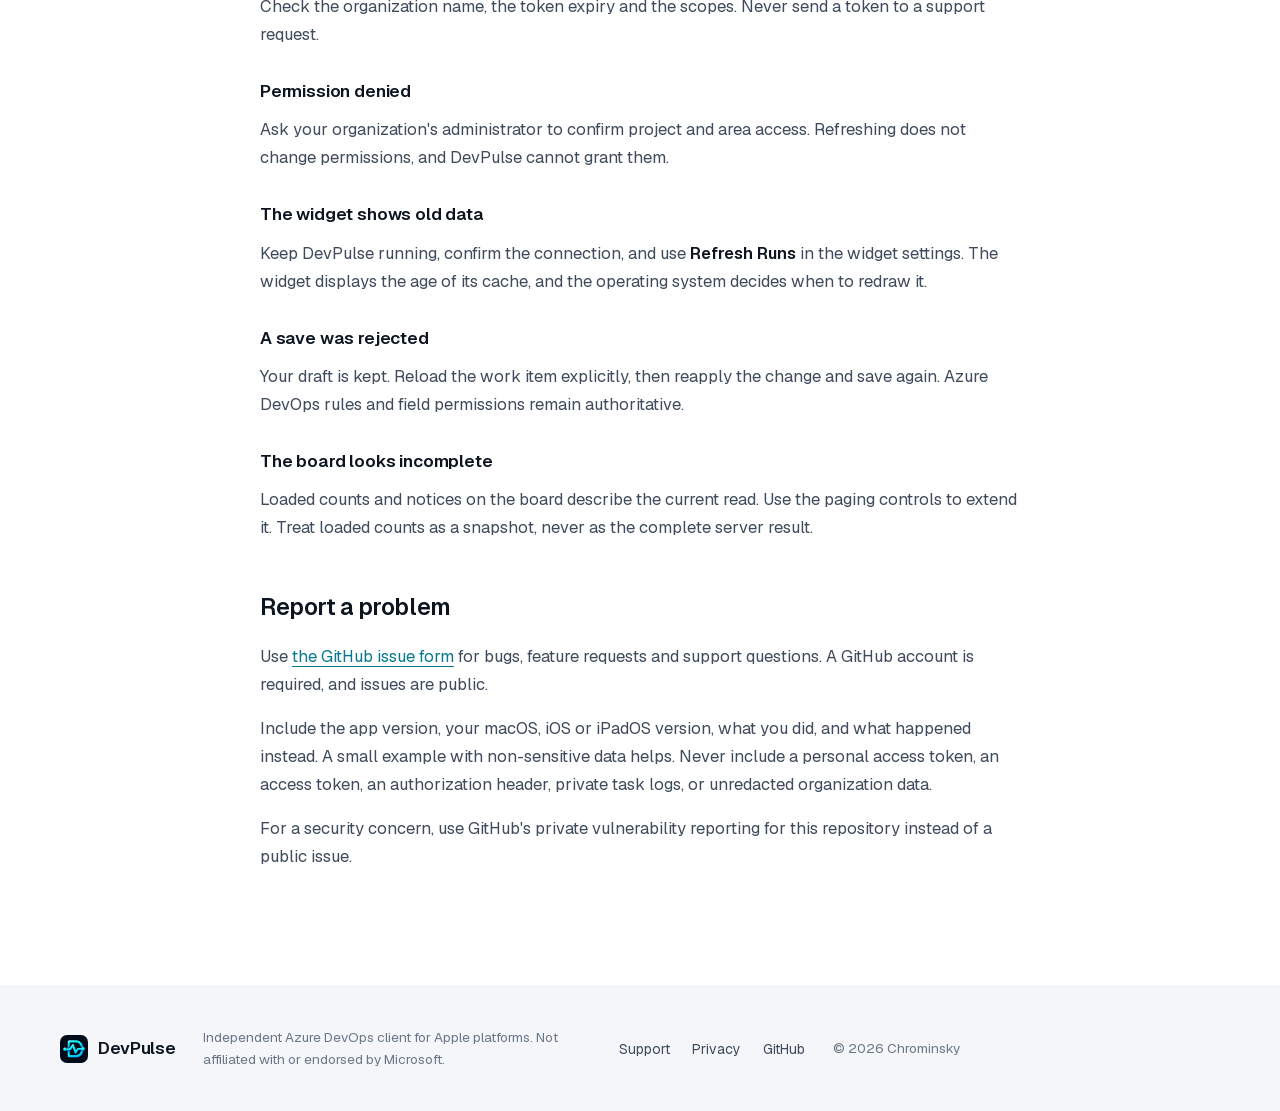
<file: _old/support.html>
<!doctype html>
<html lang="en">
<head>
<meta charset="utf-8">
<meta name="robots" content="noindex">
<meta name="viewport" content="width=device-width,initial-scale=1">
<meta name="color-scheme" content="dark">
<title>Support | DevPulse</title>
<meta name="description" content="Set up DevPulse, connect an Azure DevOps organization, read stage logs, and troubleshoot common problems.">
<link rel="canonical" href="https://devpulse.chrominsky.dev/_old/support.html">
<meta property="og:type" content="website">
<meta property="og:title" content="Support | DevPulse">
<meta property="og:description" content="Set up DevPulse, connect an Azure DevOps organization, read stage logs, and troubleshoot common problems.">
<meta property="og:url" content="https://devpulse.chrominsky.dev/support.html">
<meta property="og:image" content="https://devpulse.chrominsky.dev/assets/app-pipelines.jpg">
<link rel="icon" type="image/png" href="assets/icon-180.png">
<link rel="apple-touch-icon" href="assets/icon-180.png">
<link rel="stylesheet" href="assets/style.css">
</head>
<body>
<a class="skip" href="#main">Skip to content</a>

<header class="site-header">
  <div class="wrap header-inner">
    <a class="brand" href="./">
      <img src="assets/icon-180.png" alt="" width="32" height="32">
      <span>DevPulse</span>
    </a>
    <nav aria-label="Main navigation">
      <a href="./#pipelines">Pipelines</a>
      <a href="./#work-items">Work Items</a>
      <a href="./#widgets">Widgets</a>
      <a href="support.html">Support</a>
    </nav>
  </div>
</header>

<main id="main">
<div class="wrap document">

  <p class="kicker">DevPulse support</p>
  <h1>Get connected,<br>then keep working.</h1>
  <p class="lead">Setup steps, the permissions DevPulse needs, and what to check when something looks wrong.</p>

  <section>
    <h2>Requirements</h2>
    <ul>
      <li>An Apple Silicon Mac running macOS 27 or later for the macOS app. The iPhone and iPad apps require iOS 27 or iPadOS 27. The unfolded iPhone Duo layout has been verified in the iOS 27.1 simulator for Work Items browsing and item details with PAT sign-in.</li>
      <li>An Azure DevOps Services organization. Azure DevOps Server is not supported.</li>
      <li>Internet access, and permission to view the project you select.</li>
    </ul>
  </section>

  <section>
    <h2>Connect an organization</h2>
    <p>DevPulse supports two ways of authenticating. The personal access token route needs no setup on Microsoft's side, so it is the fastest way to try the app.</p>

    <h3>With a personal access token</h3>
    <ol>
      <li>Open <strong>Settings &gt; Connection</strong>.</li>
      <li>Choose <strong>Personal access token</strong>, enter your organization name and the token, then <strong>Save</strong>.</li>
      <li>DevPulse checks access and lists your projects. Select the project to work in.</li>
    </ol>
    <p>The token needs these scopes:</p>
    <table>
      <caption>Personal access token scopes</caption>
      <thead>
        <tr><th scope="col">Scope</th><th scope="col">Needed for</th></tr>
      </thead>
      <tbody>
        <tr><td>Build (Read)</td><td>Pipeline folders, definitions, runs and stage logs</td></tr>
        <tr><td>Project and Team (Read)</td><td>Listing projects, teams and boards</td></tr>
        <tr><td>Work Items (Read)</td><td>Browsing work items and boards</td></tr>
        <tr><td>Work Items (Read &amp; Write)</td><td>Saving edits, attachments and relationships. Only needed for editing.</td></tr>
      </tbody>
    </table>
    <p>Do not grant write access just to monitor pipelines. A read-only connection stays useful, and DevPulse never upgrades a credential on its own.</p>

    <h3>With Microsoft Entra ID</h3>
    <p>Entra sign-in needs an application registration, which is a one-time setup for whoever distributes the app. Register a <strong>Mobile and desktop applications</strong> platform with the redirect URI <code>msauth.dev.psychicgiggle.PipelineMonitor://auth</code>, and add the delegated Azure DevOps permissions <code>vso.profile</code>, <code>vso.build</code> and <code>vso.work</code>. Add <code>vso.work_write</code> only if you want editing.</p>
    <p>There is no client secret and no confidential client. DevPulse cannot discover an existing app registration, and it never reads browser cookies or reuses the Azure DevOps web client's session.</p>
  </section>

  <section>
    <h2>Reading a run</h2>
    <ul>
      <li>Pick a pipeline in the sidebar, then a run in <strong>Recent Runs</strong>. The execution graph appears in the inspector.</li>
      <li>Stage order follows the compiled YAML of that exact run, so parallel branches are placed the way they executed. If the definition cannot be read, the graph falls back to timeline order and says so.</li>
      <li>Only stages that have a log expose <strong>Open Logs</strong>. Log windows are independent, so you can keep one open while you look at something else.</li>
      <li>Logs load in chunks of 500 lines. <strong>Load More Lines</strong> continues from the current offset, and <strong>Check for New Lines</strong> reads from where you left off.</li>
      <li><strong>Auto Refresh</strong> checks every 30 seconds while the window is active and pauses in the background.</li>
    </ul>
  </section>

  <section>
    <h2>Work items</h2>
    <ul>
      <li>In <strong>Work Items</strong>, choose a team, then a board or <strong>All Work Items</strong>.</li>
      <li>Filters for people, types and states run on the server. <strong>Clear Filters</strong> restores the selected scope.</li>
      <li>Search matches part of a title, or an exact ID written as <code>12345</code> or <code>#12345</code>.</li>
      <li>Editing is always explicit. <strong>Save</strong> checks the baseline revision first, so a conflict is reported before anything is overwritten.</li>
      <li>Board counts describe what has been loaded, not the whole board. Use the paging controls, including <strong>Load Terminal Items</strong>, to read further.</li>
    </ul>
  </section>

  <section>
    <h2>Widgets</h2>
    <p>Right-click a pipeline and choose <strong>Show in Desktop Widget</strong> for the single-pipeline status widget, or right-click an entry in <strong>Recent Runs</strong> and choose <strong>Add Run to Large Widget</strong> to track up to six exact executions.</p>
    <p>Add the widget through the desktop's <strong>Edit Widgets</strong> menu. The app refreshes selected runs while it is running, including with every window closed. WidgetKit decides when the desktop actually redraws, so the refresh interval is not a guarantee of a visible change. The cached age is shown on the widget, and a widget reading stale data is marked <strong>Cached</strong>.</p>
  </section>

  <section>
    <h2>iCloud settings</h2>
    <p>Selected preferences, scoped pins, Work Items defaults, and your organization and project choice can synchronize through your Apple Account. Credentials, MSAL tokens, widget data, window state, loaded results and editor drafts stay on the device.</p>
    <p>Synchronization depends on your Apple Account and Apple's service availability. Saving locally does not confirm that another device has received the change, and there is no guaranteed delivery interval. Failures are reported in <strong>Settings &gt; Connection &gt; iCloud Settings</strong>, where <strong>Retry Local Changes</strong> sends them explicitly.</p>
  </section>

  <section>
    <h2>Common problems</h2>

    <h3>Authentication failed</h3>
    <p>Check the organization name, the token expiry and the scopes. Never send a token to a support request.</p>

    <h3>Permission denied</h3>
    <p>Ask your organization's administrator to confirm project and area access. Refreshing does not change permissions, and DevPulse cannot grant them.</p>

    <h3>The widget shows old data</h3>
    <p>Keep DevPulse running, confirm the connection, and use <strong>Refresh Runs</strong> in the widget settings. The widget displays the age of its cache, and the operating system decides when to redraw it.</p>

    <h3>A save was rejected</h3>
    <p>Your draft is kept. Reload the work item explicitly, then reapply the change and save again. Azure DevOps rules and field permissions remain authoritative.</p>

    <h3>The board looks incomplete</h3>
    <p>Loaded counts and notices on the board describe the current read. Use the paging controls to extend it. Treat loaded counts as a snapshot, never as the complete server result.</p>
  </section>

  <section>
    <h2>Report a problem</h2>
    <p>Use <a href="https://github.com/Chrominskyy/devpulse-site/issues/new">the GitHub issue form</a> for bugs, feature requests and support questions. A GitHub account is required, and issues are public.</p>
    <p>Include the app version, your macOS, iOS or iPadOS version, what you did, and what happened instead. A small example with non-sensitive data helps. Never include a personal access token, an access token, an authorization header, private task logs, or unredacted organization data.</p>
    <p>For a security concern, use GitHub's private vulnerability reporting for this repository instead of a public issue.</p>
  </section>

</div>
</main>

<footer class="site-footer">
  <div class="wrap footer-inner">
    <a class="brand" href="./">
      <img src="assets/icon-180.png" alt="" width="28" height="28">
      <span>DevPulse</span>
    </a>
    <p>Independent Azure DevOps client for Apple platforms. Not affiliated with or endorsed by Microsoft.</p>
    <nav aria-label="Footer navigation">
      <a href="support.html">Support</a>
      <a href="privacy.html">Privacy</a>
      <a href="https://github.com/Chrominskyy/devpulse-site">GitHub</a>
    </nav>
    <p class="copyright">© 2026 Chrominsky</p>
  </div>
</footer>

</body>
</html>
</file>
<file: assets/site.css>
/* DevPulse product site. One stylesheet for all pages. No build step. */

@font-face {
  font-family: "Bricolage Grotesque";
  src: url("fonts/bricolage-grotesque-latin.woff2") format("woff2");
  font-weight: 200 800;
  font-stretch: 75% 100%;
  font-display: swap;
  unicode-range: U+0000-00FF, U+0131, U+0152-0153, U+02BB-02BC, U+02C6, U+02DA, U+02DC, U+0304, U+0308, U+0329, U+2000-206F, U+20AC, U+2122, U+2191, U+2193, U+2212, U+2215, U+FEFF, U+FFFD;
}
@font-face {
  font-family: "Bricolage Grotesque";
  src: url("fonts/bricolage-grotesque-latin-ext.woff2") format("woff2");
  font-weight: 200 800;
  font-stretch: 75% 100%;
  font-display: swap;
  unicode-range: U+0100-02BA, U+02BD-02C5, U+02C7-02CC, U+02CE-02D7, U+02DD-02FF, U+1D00-1DBF, U+1E00-1E9F, U+1EF2-1EFF, U+2020, U+20A0-20AB, U+20AD-20C4, U+2113, U+2C60-2C7F, U+A720-A7FF;
}
@font-face {
  font-family: "JetBrains Mono";
  src: url("fonts/jetbrains-mono.woff2") format("woff2");
  font-weight: 100 800;
  font-display: swap;
}

/* ---------- tokens ---------- */
:root {
  color-scheme: dark;
  --bg: #070b12;
  --bg-2: #0c121c;
  --surface: #101824;
  --surface-2: #152030;
  --line: rgba(160, 196, 230, .12);
  --line-strong: rgba(160, 196, 230, .24);
  --ink: #e7eef7;
  --ink-2: #a9b8ca;
  --ink-3: #8696aa;
  --pulse: #34d3ff;
  --pulse-2: #7be7ff;
  --pulse-glow: rgba(52, 211, 255, .18);
  --ok: #3fd68c;
  --run: #5aa8ff;
  --fail: #ff6577;
  --wait: #8696aa;
  --on-pulse: #04121b;
  --shadow: 0 40px 80px -40px rgba(0, 0, 0, .75);
  --display: "Bricolage Grotesque", ui-sans-serif, system-ui, sans-serif;
  --mono: "JetBrains Mono", ui-monospace, "SF Mono", Menlo, monospace;
  --gutter: clamp(16px, 4vw, 48px);
  --max: 1200px;
  --radius: 20px;
}
@media (prefers-color-scheme: light) {
  :root {
    color-scheme: light;
    --bg: #f3f6fa;
    --bg-2: #e9eff6;
    --surface: #ffffff;
    --surface-2: #f2f6fb;
    --line: rgba(15, 35, 60, .12);
    --line-strong: rgba(15, 35, 60, .24);
    --ink: #0a1422;
    --ink-2: #3a4b60;
    --ink-3: #56677c;
    --pulse: #00739f;
    --pulse-2: #005d82;
    --pulse-glow: rgba(0, 140, 190, .14);
    --ok: #12804f;
    --run: #1f62c4;
    --fail: #c22c43;
    --wait: #56677c;
    --on-pulse: #ffffff;
    --shadow: 0 30px 60px -36px rgba(10, 30, 60, .35);
  }
}

/* ---------- base ---------- */
*, *::before, *::after { box-sizing: border-box; }
html { -webkit-text-size-adjust: 100%; scroll-behavior: smooth; scroll-padding-top: 80px; }
body {
  margin: 0;
  background-color: var(--bg);
  background-image:
    radial-gradient(1000px 560px at 85% -12%, var(--pulse-glow), transparent 65%),
    linear-gradient(var(--line) 1px, transparent 1px),
    linear-gradient(90deg, var(--line) 1px, transparent 1px);
  background-size: auto, 48px 48px, 48px 48px;
  background-position: 0 0, -1px -1px, -1px -1px;
  background-attachment: scroll;
  color: var(--ink);
  font-family: var(--display);
  font-size: 17px;
  line-height: 1.6;
  font-variation-settings: "opsz" 14;
  overflow-x: hidden;
}
body::after {
  content: "";
  position: fixed; inset: 0; pointer-events: none; z-index: -1;
  background: radial-gradient(1200px 700px at 50% 0%, transparent 40%, var(--bg) 85%);
}
img { max-width: 100%; height: auto; display: block; }
a { color: var(--pulse); text-underline-offset: .2em; text-decoration-thickness: 1px; }
a:hover { color: var(--pulse-2); }
code, kbd, .mono { font-family: var(--mono); font-size: .88em; }
code { padding: .1em .35em; border-radius: 6px; background: var(--surface-2); border: 1px solid var(--line); color: var(--ink); }
:focus-visible { outline: 2px solid var(--pulse); outline-offset: 3px; border-radius: 6px; }
::selection { background: var(--pulse); color: var(--on-pulse); }
.skip { position: absolute; left: -999px; top: 8px; z-index: 100; background: var(--pulse); color: var(--on-pulse); padding: 8px 14px; border-radius: 8px; }
.skip:focus { left: 8px; }
.wrap { width: 100%; max-width: var(--max); margin: 0 auto; padding: 0 var(--gutter); }
.visually-hidden { position: absolute; width: 1px; height: 1px; overflow: hidden; clip: rect(0 0 0 0); white-space: nowrap; }

/* ---------- header ---------- */
.site-header {
  position: sticky; top: 0; z-index: 50;
  background: color-mix(in srgb, var(--bg) 78%, transparent);
  backdrop-filter: blur(14px) saturate(1.3);
  -webkit-backdrop-filter: blur(14px) saturate(1.3);
  border-bottom: 1px solid var(--line);
}
.header-inner { display: flex; align-items: center; justify-content: space-between; gap: 16px; height: 64px; }
.brand { display: inline-flex; align-items: center; gap: 10px; color: var(--ink); text-decoration: none; font-weight: 700; font-size: 18px; letter-spacing: -.01em; font-variation-settings: "opsz" 24; }
.brand img { width: 30px; height: 30px; border-radius: 8px; box-shadow: 0 0 0 1px var(--line-strong); }
.brand:hover { color: var(--ink); }
.site-nav { display: flex; align-items: center; gap: clamp(10px, 2.2vw, 28px); font-family: var(--mono); font-size: 13px; }
.site-nav a { color: var(--ink-2); text-decoration: none; }
.site-nav a:hover, .site-nav a[aria-current="page"] { color: var(--ink); }
.site-nav a[aria-current="page"] { text-decoration: underline; text-decoration-color: var(--pulse); text-underline-offset: 6px; }
.nav-cta { padding: 8px 14px; border-radius: 999px; border: 1px solid var(--line-strong); color: var(--ink) !important; }
.nav-cta:hover { border-color: var(--pulse); }
@media (max-width: 760px) { .site-nav .wide { display: none; } }

/* ---------- buttons, badges ---------- */
.button {
  display: inline-flex; align-items: center; gap: 10px;
  padding: 13px 20px; border-radius: 12px;
  font-family: var(--mono); font-size: 14px; font-weight: 600; text-decoration: none;
  border: 1px solid var(--line-strong); color: var(--ink); background: var(--surface);
  transition: transform .2s ease, border-color .2s ease, background .2s ease;
}
.button:hover { transform: translateY(-2px); border-color: var(--pulse); color: var(--ink); }
.button.primary { background: var(--pulse); border-color: var(--pulse); color: var(--on-pulse); }
.button.primary:hover { background: var(--pulse-2); border-color: var(--pulse-2); color: var(--on-pulse); }
.button svg { width: 16px; height: 16px; flex: none; }
.status-pill {
  display: inline-flex; align-items: center; gap: 8px;
  font-family: var(--mono); font-size: 12px; letter-spacing: .02em;
  padding: 5px 11px; border-radius: 999px; border: 1px solid var(--line-strong); color: var(--ink-2); background: var(--surface);
}
.dot { width: 8px; height: 8px; border-radius: 50%; background: var(--run); flex: none; }
.dot.ok { background: var(--ok); }
.dot.fail { background: var(--fail); }
.dot.wait { background: transparent; box-shadow: inset 0 0 0 1.5px var(--wait); }
.dot.live { animation: beat 1.6s ease-in-out infinite; }
@keyframes beat { 0%, 100% { box-shadow: 0 0 0 0 color-mix(in srgb, var(--run) 60%, transparent); } 50% { box-shadow: 0 0 0 6px transparent; } }

/* ---------- hero ---------- */
.hero { padding: clamp(48px, 9vw, 112px) 0 clamp(48px, 7vw, 88px); }
.hero-grid { display: grid; grid-template-columns: minmax(0, 1fr) minmax(0, 1.05fr); gap: clamp(32px, 5vw, 64px); align-items: center; }
@media (max-width: 980px) { .hero-grid { grid-template-columns: 1fr; } }
.eyebrow { font-family: var(--mono); font-size: 12.5px; letter-spacing: .12em; text-transform: uppercase; color: var(--pulse); margin: 0 0 18px; }
h1, h2, h3 { font-family: var(--display); margin: 0; letter-spacing: -.012em; line-height: 1.05; }
.hero h1 {
  font-size: clamp(48px, 7.4vw, 96px);
  font-weight: 800;
  font-stretch: 84%;
  font-variation-settings: "opsz" 96;
  line-height: .92;
  letter-spacing: -.022em;
  margin-bottom: 26px;
}
.hero h1 em { font-style: normal; color: var(--pulse); }
.hero .lede { font-size: clamp(18px, 1.6vw, 21px); color: var(--ink-2); max-width: 32em; margin: 0 0 30px; }
.cta-row { display: flex; flex-wrap: wrap; gap: 12px; align-items: center; }
.hero .status-pill { margin-top: 28px; }

/* console: the hero's run graph */
.console {
  background: color-mix(in srgb, var(--surface) 92%, transparent);
  border: 1px solid var(--line-strong);
  border-radius: var(--radius);
  box-shadow: var(--shadow), 0 0 0 1px rgba(255,255,255,.02) inset;
  overflow: hidden;
  min-width: 0;
}
.console-bar { display: flex; align-items: center; justify-content: space-between; gap: 12px; padding: 12px 16px; border-bottom: 1px solid var(--line); background: var(--surface-2); flex-wrap: wrap; }
.lights { display: flex; gap: 7px; }
.lights i { width: 11px; height: 11px; border-radius: 50%; background: var(--line-strong); display: block; }
.console-title { font-family: var(--mono); font-size: 12px; color: var(--ink-2); flex: 1; min-width: 0; white-space: nowrap; overflow: hidden; text-overflow: ellipsis; }
.seg { display: inline-flex; padding: 3px; border-radius: 9px; background: var(--bg-2); border: 1px solid var(--line); }
.seg button { font: 600 12px var(--mono); color: var(--ink-2); background: none; border: 0; padding: 5px 11px; border-radius: 6px; cursor: pointer; }
.seg button[aria-pressed="true"] { background: var(--surface); color: var(--ink); box-shadow: 0 1px 0 var(--line-strong); }
.console-body { padding: 18px 18px 20px; min-height: 340px; }
.ascii { margin: 0; font-family: var(--mono); font-size: clamp(11.5px, 1.25vw, 13.5px); line-height: 1.75; color: var(--ink-2); white-space: pre; overflow-x: auto; }
.ascii .ok { color: var(--ok); }
.ascii .run { color: var(--run); }
.ascii .wait { color: var(--wait); }
.ascii .h { color: var(--ink); font-weight: 600; }
.ascii .dim { color: var(--ink-3); }
.ascii .blink { animation: blink 1.1s steps(2, jump-none) infinite; }
@keyframes blink { 50% { opacity: .2; } }
.cards-graph { display: none; gap: 12px; grid-template-columns: repeat(3, minmax(0, 1fr)); align-items: start; }
.console[data-view="cards"] .cards-graph { display: grid; }
.console[data-view="cards"] .ascii { display: none; }
.stage-col { display: grid; gap: 10px; position: relative; }
.stage-card, .job-card { border: 1px solid var(--line-strong); border-radius: 12px; padding: 10px 12px; background: var(--bg-2); font-size: 13px; line-height: 1.35; }
.stage-card { border-left: 3px solid var(--wait); }
.stage-card.ok { border-left-color: var(--ok); }
.stage-card.run { border-left-color: var(--run); }
.stage-card small, .job-card small { display: flex; align-items: center; gap: 6px; font-family: var(--mono); font-size: 11px; color: var(--ink-3); margin-top: 4px; }
.stage-card b { font-weight: 700; }
.job-card { margin-left: 12px; position: relative; }
.job-card::before { content: ""; position: absolute; left: -13px; top: -10px; bottom: 50%; width: 12px; border-left: 1px solid var(--line-strong); border-bottom: 1px solid var(--line-strong); border-bottom-left-radius: 8px; }
@media (max-width: 560px) {
  .cards-graph { grid-template-columns: 1fr; }
  .console-body { min-height: 0; }
}
.ok-t { color: var(--ok); }
.run-t { color: var(--run); }
.console-foot { display: flex; justify-content: space-between; gap: 12px; flex-wrap: wrap; padding: 10px 16px; border-top: 1px solid var(--line); font-family: var(--mono); font-size: 11.5px; color: var(--ink-3); }

/* ---------- connects strip ---------- */
.strip { border-top: 1px solid var(--line); border-bottom: 1px solid var(--line); background: color-mix(in srgb, var(--bg-2) 70%, transparent); }
.strip .wrap { display: flex; flex-wrap: wrap; align-items: center; gap: 10px 28px; padding-top: 18px; padding-bottom: 18px; font-family: var(--mono); font-size: 13px; color: var(--ink-2); }
.strip strong { color: var(--ink-3); font-weight: 400; text-transform: uppercase; letter-spacing: .1em; font-size: 11.5px; }
.strip span { display: inline-flex; align-items: center; gap: 8px; }
.strip span::before { content: ""; width: 6px; height: 6px; border-radius: 2px; background: var(--pulse); }

/* ---------- feature sections ---------- */
.section { padding: clamp(64px, 9vw, 120px) 0; }
.section + .section { border-top: 1px solid var(--line); }
.section-head { display: grid; grid-template-columns: minmax(0, 1fr) minmax(0, 1fr); gap: 20px 48px; align-items: end; margin-bottom: clamp(32px, 4vw, 56px); }
@media (max-width: 860px) { .section-head { grid-template-columns: 1fr; } }
.section-head h2, .page-head h1 { font-size: clamp(38px, 5.6vw, 72px); font-weight: 800; font-stretch: 86%; font-variation-settings: "opsz" 96; letter-spacing: -.018em; line-height: .98; }
.section-head p { margin: 0; color: var(--ink-2); font-size: 18px; max-width: 34em; }
.kicker { display: inline-flex; flex-wrap: wrap; align-items: center; gap: 10px; font-family: var(--mono); font-size: 12.5px; letter-spacing: .12em; text-transform: uppercase; color: var(--ink-3); margin-bottom: 16px; }
.kicker b { color: var(--pulse); font-weight: 600; }

.split { display: grid; grid-template-columns: minmax(0, 1.25fr) minmax(0, .75fr); gap: clamp(24px, 4vw, 48px); align-items: start; }
.split.reverse { grid-template-columns: minmax(0, .75fr) minmax(0, 1.25fr); }
.split.reverse > :first-child { order: 2; }
@media (max-width: 920px) { .split, .split.reverse { grid-template-columns: 1fr; } .split.reverse > :first-child { order: 0; } }

.window { border-radius: 14px; overflow: hidden; border: 1px solid var(--line-strong); box-shadow: var(--shadow); background: var(--surface); margin: 0; }
.window-bar { display: flex; align-items: center; gap: 7px; padding: 10px 12px; border-bottom: 1px solid var(--line); background: var(--surface-2); }
.window-bar i { width: 10px; height: 10px; border-radius: 50%; background: var(--line-strong); }
.window img { width: 100%; }
.window figcaption, .shot-caption { font-family: var(--mono); font-size: 12px; color: var(--ink-3); padding: 10px 14px; border-top: 1px solid var(--line); }
.feature-list { display: grid; gap: 14px; margin: 0; padding: 0; list-style: none; }
.feature { border: 1px solid var(--line); border-radius: 16px; padding: 20px 20px 18px; background: color-mix(in srgb, var(--surface) 70%, transparent); }
.feature h3 { font-size: 21px; font-weight: 700; letter-spacing: -.02em; margin-bottom: 8px; font-variation-settings: "opsz" 24; }
.feature p { margin: 0; color: var(--ink-2); font-size: 15.5px; }
.ticks { list-style: none; margin: 14px 0 0; padding: 0; display: grid; gap: 6px; font-family: var(--mono); font-size: 13px; color: var(--ink-2); }
.ticks li { display: flex; gap: 10px; }
.ticks li::before { content: "✓"; color: var(--ok); font-weight: 700; }

.duo { display: grid; grid-template-columns: repeat(2, minmax(0, 1fr)); gap: 18px; margin-top: 18px; }
@media (max-width: 640px) { .duo { grid-template-columns: 1fr; } }

.big-title { font-size: clamp(38px, 5.6vw, 72px); font-weight: 800; font-stretch: 86%; font-variation-settings: "opsz" 96; letter-spacing: -.018em; line-height: .98; margin-bottom: 22px; }
.big-lede { color: var(--ink-2); font-size: 18px; margin: 0 0 16px; }
.window-narrow { margin-top: 18px; max-width: 760px; margin-left: auto; margin-right: auto; }
.cta-row.spaced { margin-top: 22px; }
.kicker .status-pill { margin-left: 6px; letter-spacing: 0; text-transform: none; }

/* widgets */
.widgets { display: grid; grid-template-columns: minmax(0, .9fr) minmax(0, 1.1fr); gap: clamp(24px, 4vw, 48px); align-items: center; }
@media (max-width: 920px) { .widgets { grid-template-columns: 1fr; } }
.widget-stack { display: grid; grid-template-columns: minmax(0, 1fr) minmax(0, 1fr); gap: 18px; align-items: end; }
.widget-stack figure { margin: 0; }
.widget-stack img { border-radius: 22px; box-shadow: var(--shadow); }
.widget-stack figcaption { font-family: var(--mono); font-size: 12px; color: var(--ink-3); margin-top: 10px; }
@media (max-width: 520px) { .widget-stack { grid-template-columns: 1fr; } }
.note { font-size: 14px; color: var(--ink-3); margin-top: 14px; }

/* profiles mock */
.profiles { display: grid; grid-template-columns: minmax(0, 1fr) minmax(0, 1fr); gap: clamp(24px, 4vw, 48px); align-items: center; }
@media (max-width: 860px) { .profiles { grid-template-columns: 1fr; } }
.menu-mock { max-width: 420px; border-radius: 14px; border: 1px solid var(--line-strong); background: var(--surface); box-shadow: var(--shadow); padding: 8px; font-size: 15px; }
.menu-mock .label { font-family: var(--mono); font-size: 11.5px; color: var(--ink-3); padding: 8px 12px 6px; text-transform: uppercase; letter-spacing: .1em; }
.menu-item { display: flex; align-items: center; gap: 12px; padding: 10px 12px; border-radius: 9px; }
.menu-item.active { background: var(--surface-2); box-shadow: inset 0 0 0 1px var(--line); }
.menu-item small { margin-left: auto; font-family: var(--mono); font-size: 11.5px; color: var(--ink-3); }
.swatch { width: 14px; height: 14px; border-radius: 50%; flex: none; box-shadow: inset 0 0 0 1px rgba(0,0,0,.2); }
.menu-sep { height: 1px; background: var(--line); margin: 6px 4px; }
.menu-item.add { color: var(--ink-2); }

/* trust */
.trust { display: grid; grid-template-columns: repeat(3, minmax(0, 1fr)); gap: 18px; }
@media (max-width: 860px) { .trust { grid-template-columns: 1fr; } }
.trust .feature { position: relative; padding-top: 52px; }
.trust .feature::before { content: attr(data-n); position: absolute; top: 18px; left: 20px; font-family: var(--mono); font-size: 12px; color: var(--pulse); letter-spacing: .1em; }

/* platforms */
.platforms { display: grid; grid-template-columns: repeat(4, minmax(0, 1fr)); gap: 0; border: 1px solid var(--line-strong); border-radius: var(--radius); overflow: hidden; background: color-mix(in srgb, var(--surface) 70%, transparent); }
@media (max-width: 960px) { .platforms { grid-template-columns: repeat(2, minmax(0, 1fr)); } }
@media (max-width: 520px) { .platforms { grid-template-columns: 1fr; } }
.platform { padding: 26px 22px; border-right: 1px solid var(--line); border-bottom: 1px solid var(--line); margin: 0 -1px -1px 0; }
.platform h3 { font-size: 24px; font-weight: 700; margin-bottom: 10px; font-variation-settings: "opsz" 32; }
.platform p { margin: 0; color: var(--ink-2); font-size: 15px; }
.platform .os { display: block; font-family: var(--mono); font-size: 12px; color: var(--pulse); margin-bottom: 14px; }

/* availability */
.availability { display: grid; grid-template-columns: minmax(0, 1.2fr) minmax(0, .8fr); gap: clamp(24px, 4vw, 48px); padding: clamp(28px, 4vw, 48px); border-radius: 28px; border: 1px solid var(--line-strong); background: radial-gradient(600px 300px at 100% 0%, var(--pulse-glow), transparent 70%), var(--surface); box-shadow: var(--shadow); }
@media (max-width: 860px) { .availability { grid-template-columns: 1fr; } }
.availability h2 { font-size: clamp(34px, 4.6vw, 56px); font-weight: 800; font-stretch: 86%; letter-spacing: -.018em; margin-bottom: 16px; }
.availability p { color: var(--ink-2); margin: 0 0 14px; }
.req { list-style: none; margin: 0; padding: 0; font-family: var(--mono); font-size: 13.5px; display: grid; gap: 0; border-top: 1px solid var(--line); }
.req li { display: flex; justify-content: space-between; gap: 16px; padding: 12px 0; border-bottom: 1px solid var(--line); color: var(--ink-2); }
.req li b { color: var(--ink); font-weight: 600; text-align: right; }

/* ---------- document pages (support, privacy) ---------- */
.page-head { padding: clamp(48px, 8vw, 96px) 0 clamp(28px, 4vw, 48px); border-bottom: 1px solid var(--line); }
.page-head p { color: var(--ink-2); font-size: 19px; max-width: 36em; margin: 20px 0 0; }
.page-head .meta { font-family: var(--mono); font-size: 13px; color: var(--ink-3); margin-top: 16px; }
.doc { display: grid; grid-template-columns: 240px minmax(0, 1fr); gap: clamp(28px, 5vw, 72px); padding-top: clamp(32px, 5vw, 56px); padding-bottom: clamp(64px, 8vw, 112px); }
@media (max-width: 900px) { .doc { grid-template-columns: minmax(0, 1fr); } }
.toc { position: sticky; top: 88px; align-self: start; font-family: var(--mono); font-size: 13px; }
.toc summary { cursor: pointer; color: var(--ink); font-weight: 600; padding: 12px 14px; border: 1px solid var(--line-strong); border-radius: 12px; background: var(--surface); list-style: none; }
.toc summary::-webkit-details-marker { display: none; }
.toc summary::after { content: " ▾"; color: var(--ink-3); }
.toc[open] summary::after { content: " ▴"; }
.toc ol { list-style: none; margin: 12px 0 0; padding: 0; display: grid; gap: 2px; counter-reset: toc; }
.toc li { counter-increment: toc; }
.toc a { display: block; padding: 6px 10px; border-radius: 8px; color: var(--ink-2); text-decoration: none; border-left: 2px solid transparent; }
.toc a::before { content: counter(toc, decimal-leading-zero) "  "; color: var(--ink-3); }
.toc a:hover { color: var(--ink); background: var(--surface); border-left-color: var(--pulse); }
@media (min-width: 901px) { .toc summary { display: none; } .toc ol { margin-top: 0; } }
@media (max-width: 900px) { .toc { position: static; } }
.prose { max-width: 72ch; min-width: 0; }
.prose code { overflow-wrap: anywhere; }
.prose section { padding-bottom: 36px; margin-bottom: 36px; border-bottom: 1px solid var(--line); }
.prose section:last-child { border-bottom: 0; }
.prose h2 { font-size: clamp(28px, 3.2vw, 38px); font-weight: 800; font-stretch: 90%; letter-spacing: -.012em; margin-bottom: 18px; }
.prose h3 { font-size: 20px; font-weight: 700; letter-spacing: -.015em; margin: 28px 0 10px; }
.prose p, .prose li { color: var(--ink-2); }
.prose p { margin: 0 0 14px; }
.prose strong { color: var(--ink); font-weight: 600; }
.prose ol, .prose ul { padding-left: 1.3em; margin: 0 0 16px; }
.prose li { margin-bottom: 8px; }
.prose li::marker { color: var(--pulse); font-family: var(--mono); }
.ui { font-family: var(--mono); font-size: .86em; color: var(--ink); background: var(--surface-2); border: 1px solid var(--line); border-radius: 6px; padding: .08em .4em; white-space: nowrap; }
.table-wrap { overflow-x: auto; border: 1px solid var(--line-strong); border-radius: 14px; margin: 8px 0 18px; }
table { border-collapse: collapse; width: 100%; font-size: 15px; }
caption { text-align: left; padding: 12px 16px; font-family: var(--mono); font-size: 12px; color: var(--ink-3); border-bottom: 1px solid var(--line); }
th, td { text-align: left; padding: 12px 16px; border-bottom: 1px solid var(--line); vertical-align: top; }
th { font-family: var(--mono); font-size: 12px; text-transform: uppercase; letter-spacing: .08em; color: var(--ink-3); font-weight: 600; }
tr:last-child td { border-bottom: 0; }
td:first-child { color: var(--ink); font-weight: 600; white-space: nowrap; }
td { color: var(--ink-2); }
.callout { border: 1px solid var(--line-strong); border-left: 3px solid var(--pulse); border-radius: 12px; padding: 14px 18px; background: var(--surface); color: var(--ink-2); margin: 16px 0; }
.callout.warn { border-left-color: var(--fail); }
.faq { display: grid; gap: 10px; }
.faq details { border: 1px solid var(--line-strong); border-radius: 12px; background: var(--surface); }
.faq summary { cursor: pointer; padding: 14px 18px; font-weight: 700; color: var(--ink); list-style: none; display: flex; justify-content: space-between; gap: 12px; }
.faq summary::-webkit-details-marker { display: none; }
.faq summary::after { content: "+"; font-family: var(--mono); color: var(--pulse); }
.faq details[open] summary::after { content: "−"; }
.faq details p { padding: 0 18px 14px; margin: 0; }

/* ---------- footer ---------- */
.site-footer { border-top: 1px solid var(--line); padding: 36px 0 44px; font-size: 14px; color: var(--ink-3); background: color-mix(in srgb, var(--bg-2) 60%, transparent); }
.footer-inner { display: grid; grid-template-columns: minmax(0, 1fr) auto; gap: 20px 40px; align-items: start; }
@media (max-width: 700px) { .footer-inner { grid-template-columns: 1fr; } }
.footer-inner p { margin: 8px 0 0; max-width: 46em; }
.footer-links { display: flex; flex-wrap: wrap; gap: 8px 22px; font-family: var(--mono); font-size: 13px; }
.footer-links a { color: var(--ink-2); text-decoration: none; }
.footer-links a:hover { color: var(--ink); }

/* ---------- motion ---------- */
@media (prefers-reduced-motion: no-preference) {
  .rise { opacity: 0; transform: translateY(18px); animation: rise .8s cubic-bezier(.2,.8,.2,1) forwards; animation-delay: calc(var(--d, 0) * 90ms + 60ms); }
  @keyframes rise { to { opacity: 1; transform: none; } }
  .console .ascii > span.line { display: block; opacity: 0; animation: rise .5s ease-out forwards; animation-delay: calc(var(--l) * 70ms + 500ms); transform: translateY(6px); }
}
@media (prefers-reduced-motion: reduce) {
  html { scroll-behavior: auto; }
  *, *::before, *::after { animation: none !important; transition: none !important; }
}
.console .ascii > span.line { display: block; }

@media (max-width: 520px) { .ui { white-space: normal; } td:first-child { white-space: normal; } }
.page-head .kicker { font-size: 12.5px; margin: 0 0 16px; max-width: none; color: var(--ink-3); }

/* ---------- launch ribbon ---------- */
.ribbon {
  display: flex; flex-wrap: wrap; align-items: center; justify-content: center; gap: 4px 12px;
  padding: 9px var(--gutter); background: var(--pulse); color: var(--on-pulse);
  font-family: var(--mono); font-size: 13px; line-height: 1.4; text-align: center; text-decoration: none;
}
.ribbon:hover, .ribbon:focus-visible { color: var(--on-pulse); }
.ribbon:hover .ribbon-main { text-decoration: underline; text-underline-offset: 3px; }
.ribbon:focus-visible { outline: 2px solid var(--on-pulse); outline-offset: -4px; }
.ribbon b { font-weight: 700; }
.ribbon-note {
  font-size: 11px; letter-spacing: .06em; text-transform: uppercase;
  padding: 2px 8px; border-radius: 999px; border: 1px solid currentColor; opacity: .9;
}
.ribbon-arrow { transition: transform .2s ease; }
.ribbon:hover .ribbon-arrow { transform: translateX(3px); }
@media (prefers-reduced-motion: reduce) { .ribbon-arrow { transition: none; } }
</file>
<file: _old/assets/style.css>
/* DevPulse product site. Native CSS, no build step, no third-party services. */

/* Fonts are self-hosted. Geist and JetBrains Mono are used under the SIL Open Font License. */
@font-face {
  font-family: "Geist";
  src: url("fonts/geist.woff2") format("woff2");
  font-weight: 100 900;
  font-style: normal;
  font-display: swap;
}
@font-face {
  font-family: "JetBrains Mono";
  src: url("fonts/jetbrains-mono.woff2") format("woff2");
  font-weight: 100 800;
  font-style: normal;
  font-display: swap;
}

:root {
  color-scheme: light;
  --bg: #ffffff;
  --bg-soft: #f6f8fa;
  --bg-raised: #ffffff;
  --bg-inset: #f4f6f9;
  --line: #e2e6ec;
  --line-soft: #edf0f4;
  --ink: #0c1420;
  --ink-soft: #3f4b5c;
  --muted: #6b7787;
  --accent: #06788f;
  --accent-bright: #00b8cf;
  --ok: #1a7f37;
  --warn: #9a6700;
  --bad: #cf222e;
  --radius: 14px;
  --radius-lg: 20px;
  --wrap: 1160px;
  --ease: cubic-bezier(0.16, 1, 0.3, 1);
}

* { box-sizing: border-box; }

html {
  scroll-behavior: smooth;
  scroll-padding-top: 90px;
  -webkit-text-size-adjust: 100%;
  overflow-x: clip;
}

/* Grid and flex children default to min-width: auto, which lets wide
   images push the page past the viewport. Opt them out explicitly. */
.hero > *, .panel > *, .widget-row > *, .grid-3 > * { min-width: 0; }

body {
  margin: 0;
  background: var(--bg);
  color: var(--ink);
  font-family: "Geist", -apple-system, BlinkMacSystemFont, "Segoe UI", sans-serif;
  font-size: 17px;
  line-height: 1.6;
  -webkit-font-smoothing: antialiased;
  -moz-osx-font-smoothing: grayscale;
}

img { max-width: 100%; display: block; }
a { color: var(--accent); text-underline-offset: 4px; }
a:hover { text-decoration-thickness: 2px; }
button, a { -webkit-tap-highlight-color: transparent; }

:focus-visible {
  outline: 2px solid var(--accent);
  outline-offset: 4px;
  border-radius: 4px;
}

.wrap {
  width: min(var(--wrap), calc(100% - 48px));
  margin-inline: auto;
}

.skip {
  position: absolute;
  left: 16px;
  top: -100px;
  z-index: 100;
  background: var(--ink);
  color: #fff;
  padding: 12px 18px;
  border-radius: 8px;
  font-weight: 600;
  text-decoration: none;
  transition: top 0.2s var(--ease);
}
.skip:focus { top: 16px; }

/* Header */

.site-header {
  position: sticky;
  top: 0;
  z-index: 40;
  background: color-mix(in srgb, var(--bg) 88%, transparent);
  backdrop-filter: saturate(160%) blur(14px);
  border-bottom: 1px solid var(--line-soft);
}

.header-inner {
  height: 66px;
  display: flex;
  align-items: center;
  justify-content: space-between;
  gap: 24px;
}

.brand {
  display: inline-flex;
  align-items: center;
  gap: 10px;
  color: var(--ink);
  font-weight: 600;
  letter-spacing: -0.02em;
  text-decoration: none;
  font-size: 17px;
}
.brand img { border-radius: 7px; }

.site-header nav {
  display: flex;
  gap: 26px;
}
.site-header nav a {
  color: var(--ink-soft);
  text-decoration: none;
  font-size: 15px;
  transition: color 0.18s var(--ease);
}
.site-header nav a:hover { color: var(--accent); }

/* Hero */

.hero {
  display: grid;
  grid-template-columns: minmax(0, 1fr) minmax(0, 1.06fr);
  align-items: center;
  gap: 52px;
  padding-block: 72px 80px;
}

.kicker {
  margin: 0 0 22px;
  font-family: "JetBrains Mono", ui-monospace, monospace;
  font-size: 12.5px;
  letter-spacing: 0.13em;
  text-transform: uppercase;
  color: var(--accent);
}

h1 {
  margin: 0 0 26px;
  font-size: clamp(38px, 4.6vw, 56px);
  line-height: 1.06;
  letter-spacing: -0.035em;
  font-weight: 620;
}

.lede {
  margin: 0;
  max-width: 34ch;
  font-size: 19px;
  line-height: 1.55;
  color: var(--ink-soft);
}

.hero-actions {
  display: flex;
  flex-wrap: wrap;
  gap: 12px;
  margin-top: 34px;
}

.button {
  display: inline-flex;
  align-items: center;
  justify-content: center;
  gap: 10px;
  min-height: 48px;
  padding: 12px 22px;
  border-radius: 10px;
  background: var(--accent);
  color: #fff;
  font-weight: 600;
  font-size: 15px;
  text-decoration: none;
  white-space: nowrap;
  transition: transform 0.18s var(--ease), background 0.18s var(--ease);
}
.button:hover { background: #056475; transform: translateY(-1px); }
.button:active { transform: translateY(0); }

.button.ghost {
  background: transparent;
  color: var(--ink);
  box-shadow: inset 0 0 0 1px var(--line);
}
.button.ghost:hover { background: var(--bg-soft); }

.hero-shot {
  min-width: 0;
  border-radius: var(--radius-lg);
  overflow: hidden;
  border: 1px solid var(--line);
  background: var(--bg-raised);
  box-shadow: 0 24px 60px -28px rgba(12, 20, 32, 0.28);
}
.hero-shot picture { display: block; min-width: 0; }
.hero-shot img { width: 100%; height: auto; }

/* Signal strip */

.signal {
  border-block: 1px solid var(--line-soft);
  background: var(--bg-inset);
}
.signal-inner {
  display: flex;
  align-items: center;
  gap: 28px;
  padding-block: 18px;
  flex-wrap: wrap;
}
.signal-label {
  margin: 0;
  font-family: "JetBrains Mono", ui-monospace, monospace;
  font-size: 12px;
  letter-spacing: 0.1em;
  text-transform: uppercase;
  color: var(--muted);
}
.signal-list {
  display: flex;
  flex-wrap: wrap;
  gap: 10px 30px;
  margin: 0;
  padding: 0;
  list-style: none;
}
.signal-list li {
  font-size: 14.5px;
  color: var(--ink-soft);
}

/* Sections */

.section {
  padding-block: 96px;
}

.section-head {
  max-width: 62ch;
  margin-bottom: 52px;
}
.section-head h2 {
  margin: 0 0 18px;
  font-size: clamp(30px, 3.6vw, 44px);
  line-height: 1.1;
  letter-spacing: -0.03em;
  font-weight: 620;
}
.section-head p {
  margin: 0;
  font-size: 18px;
  line-height: 1.6;
  color: var(--ink-soft);
}

/* Alternating panel */

.panel {
  display: grid;
  grid-template-columns: minmax(0, 0.85fr) minmax(0, 1.15fr);
  gap: 56px;
  align-items: center;
}
.panel.reverse .panel-copy { order: 2; }
.panel.reverse .panel-figure { order: 1; }

.panel-copy h3 {
  margin: 0 0 16px;
  font-size: 25px;
  letter-spacing: -0.025em;
  font-weight: 600;
}
.panel-copy p {
  margin: 0 0 24px;
  color: var(--ink-soft);
  font-size: 16.5px;
  line-height: 1.65;
}

.ticks {
  margin: 0;
  padding: 0;
  list-style: none;
  display: grid;
  gap: 12px;
}
.ticks li {
  position: relative;
  padding-left: 26px;
  font-size: 15.5px;
  color: var(--ink-soft);
}
.ticks li::before {
  content: "";
  position: absolute;
  left: 0;
  top: 0.62em;
  width: 9px;
  height: 9px;
  border-radius: 50%;
  border: 2px solid var(--accent);
}

.panel-figure {
  margin: 0;
  min-width: 0;
  border-radius: var(--radius-lg);
  overflow: hidden;
  border: 1px solid var(--line);
  background: var(--bg-raised);
  box-shadow: 0 24px 60px -30px rgba(12, 20, 32, 0.3);
}
.panel-figure picture { display: block; min-width: 0; }
.panel-figure img { width: 100%; height: auto; }

/* Widgets */

.widget-row {
  display: grid;
  grid-template-columns: minmax(0, 250px) minmax(0, 250px) minmax(0, 1fr);
  gap: 40px;
  align-items: start;
}
.widget-figure { margin: 0; min-width: 0; }
.widget-figure picture { display: block; min-width: 0; }
.widget-figure img {
  width: 100%;
  height: auto;
  border-radius: 16px;
  border: 1px solid var(--line);
  box-shadow: 0 18px 40px -26px rgba(12, 20, 32, 0.32);
}
.widget-figure figcaption {
  margin-top: 14px;
  font-size: 13.5px;
  color: var(--muted);
}
.widget-notes h3 {
  margin: 0 0 14px;
  font-size: 23px;
  letter-spacing: -0.02em;
  font-weight: 600;
}
.widget-notes p {
  margin: 0 0 16px;
  color: var(--ink-soft);
  font-size: 16px;
  line-height: 1.65;
}
.widget-notes p:last-child { margin-bottom: 0; }

/* Tiles */

.grid-3 {
  display: grid;
  grid-template-columns: repeat(3, minmax(0, 1fr));
  gap: 22px;
}
.tile {
  padding: 30px 28px 32px;
  border-radius: var(--radius);
  border: 1px solid var(--line);
  background: var(--bg-soft);
}
.tile-icon {
  width: 30px;
  height: 30px;
  color: var(--accent);
  margin-bottom: 20px;
}
.tile h3 {
  margin: 0 0 10px;
  font-size: 19px;
  letter-spacing: -0.02em;
  font-weight: 600;
}
.tile p {
  margin: 0;
  font-size: 15.5px;
  line-height: 1.6;
  color: var(--ink-soft);
}

/* Platforms */

.platform-list {
  margin: 0;
  padding: 0;
  list-style: none;
  border-top: 1px solid var(--line);
}
.platform-list li {
  display: grid;
  grid-template-columns: 160px minmax(0, 1fr);
  gap: 32px;
  padding-block: 26px;
  border-bottom: 1px solid var(--line);
  align-items: baseline;
}
.platform-name {
  font-family: "JetBrains Mono", ui-monospace, monospace;
  font-size: 15px;
  color: var(--accent);
  letter-spacing: 0.02em;
}
.platform-detail {
  font-size: 16.5px;
  color: var(--ink-soft);
  line-height: 1.6;
}

/* Availability */

.availability {
  display: grid;
  grid-template-columns: minmax(0, 1.35fr) minmax(0, 0.65fr);
  gap: 56px;
  align-items: center;
  padding: 52px 56px;
  border-radius: var(--radius-lg);
  border: 1px solid var(--line);
  background:
    radial-gradient(120% 140% at 100% 0%, rgba(0, 184, 207, 0.1), transparent 58%),
    var(--bg-soft);
}
.availability h2 {
  margin: 0 0 16px;
  font-size: clamp(27px, 3vw, 38px);
  letter-spacing: -0.03em;
  font-weight: 620;
}
.availability p {
  margin: 0 0 14px;
  color: var(--ink-soft);
  font-size: 16.5px;
  line-height: 1.65;
  max-width: 56ch;
}
.availability-note {
  font-size: 15.5px !important;
  color: var(--muted) !important;
}
.availability-actions {
  display: flex;
  flex-direction: column;
  gap: 12px;
  align-items: stretch;
}
.availability-actions .button { width: 100%; }

/* Footer */

.site-footer {
  border-top: 1px solid var(--line-soft);
  background: var(--bg-inset);
  padding-block: 40px;
}
.footer-inner {
  display: flex;
  align-items: center;
  gap: 20px 28px;
  flex-wrap: wrap;
}
.footer-inner p {
  margin: 0;
  font-size: 13.5px;
  color: var(--muted);
  flex: 1 1 260px;
}
.site-footer nav {
  display: flex;
  gap: 22px;
}
.site-footer nav a {
  color: var(--ink-soft);
  text-decoration: none;
  font-size: 14px;
}
.site-footer nav a:hover { color: var(--accent); }
.copyright {
  flex: 0 0 100%;
  font-size: 13px;
  color: var(--muted);
}

/* Document pages */

.document {
  max-width: 760px;
  padding-block: 64px 100px;
}
.document h1 {
  margin: 0 0 20px;
  font-size: clamp(34px, 4.6vw, 50px);
  letter-spacing: -0.03em;
}
.document .lead {
  margin: 0 0 14px;
  font-size: 19px;
  line-height: 1.6;
  color: var(--ink-soft);
}
.document .updated {
  margin: 0 0 48px;
  font-size: 13.5px;
  color: var(--muted);
}
.document section { margin-top: 48px; }
.document h2 {
  margin: 0 0 16px;
  font-size: 23px;
  letter-spacing: -0.02em;
  font-weight: 600;
}
.document h3 {
  margin: 30px 0 10px;
  font-size: 17px;
  font-weight: 600;
  letter-spacing: -0.01em;
}
.document p, .document li {
  font-size: 16.5px;
  line-height: 1.7;
  color: var(--ink-soft);
}
.document p { margin: 0 0 16px; }
.document ul, .document ol { padding-left: 22px; }
.document li { margin-bottom: 10px; }
.document li::marker { color: var(--muted); }
.document strong { color: var(--ink); font-weight: 600; }
.document code, .document kbd {
  font-family: "JetBrains Mono", ui-monospace, monospace;
  font-size: 0.88em;
  background: var(--bg-inset);
  border: 1px solid var(--line);
  border-radius: 5px;
  padding: 1px 6px;
}
.document table {
  width: 100%;
  border-collapse: collapse;
  font-size: 15.5px;
  margin-top: 8px;
}
.document caption {
  text-align: left;
  color: var(--muted);
  font-size: 13.5px;
  padding-bottom: 10px;
}
.document th, .document td {
  text-align: left;
  padding: 11px 12px;
  border-bottom: 1px solid var(--line);
  vertical-align: top;
}
.document th { color: var(--ink); font-weight: 600; }
.document td { color: var(--ink-soft); }
.document tbody tr:last-child td { border-bottom: none; }

/* Responsive */

@media (max-width: 1000px) {
  .hero {
    grid-template-columns: 1fr;
    gap: 40px;
    padding-block: 56px 64px;
  }
  .lede { max-width: 46ch; }
  .panel, .panel.reverse { grid-template-columns: 1fr; gap: 34px; }
  .panel.reverse .panel-copy { order: 1; }
  .panel.reverse .panel-figure { order: 2; }
  .widget-row { grid-template-columns: 1fr 1fr; }
  .widget-notes { grid-column: 1 / -1; }
  .availability { grid-template-columns: 1fr; gap: 32px; padding: 38px 32px; }
  .availability-actions { flex-direction: row; }
  .availability-actions .button { width: auto; }
}

@media (max-width: 760px) {
  body { font-size: 16px; }
  .wrap { width: calc(100% - 36px); }
  .site-header nav { gap: 16px; }
  .site-header nav a { font-size: 14px; }
  .site-header nav a:nth-child(3) { display: none; }
  .hero { padding-block: 40px 52px; }
  h1 { font-size: clamp(34px, 9vw, 44px); }
  .lede { font-size: 17px; }
  .section { padding-block: 64px; }
  .section-head { margin-bottom: 34px; }
  .section-head p { font-size: 17px; }
  .grid-3 { grid-template-columns: 1fr; }
  .widget-row { grid-template-columns: 1fr; gap: 28px; }
  .widget-notes { grid-column: auto; }
  .platform-list li { grid-template-columns: 1fr; gap: 8px; }
  .availability { padding: 30px 24px; }
  .availability-actions { flex-direction: column; }
  .availability-actions .button { width: 100%; }
  .document { padding-block: 44px 72px; }
  .footer-inner { gap: 16px 20px; }
  .footer-inner p { flex-basis: 100%; }
}

@media (max-width: 460px) {
  .site-header nav a:nth-child(2) { display: none; }
  .hero-actions .button { width: 100%; }
}

/* Motion */

/* Motion. The hidden state is only applied once JavaScript confirms it can
   reveal the content again, so a script failure never hides the page. */
@media (prefers-reduced-motion: no-preference) {
  html.js-reveal .reveal {
    opacity: 0;
    transform: translateY(16px);
    transition: opacity 0.6s var(--ease), transform 0.6s var(--ease);
  }
  html.js-reveal .reveal.visible { opacity: 1; transform: none; }
}

@media (prefers-reduced-motion: reduce) {
  html { scroll-behavior: auto; }
  *, *::before, *::after {
    animation-duration: 0.001ms !important;
    transition-duration: 0.001ms !important;
  }
  .reveal { opacity: 1; transform: none; }
  html.js-reveal .reveal { opacity: 1; transform: none; }
}
</file>
